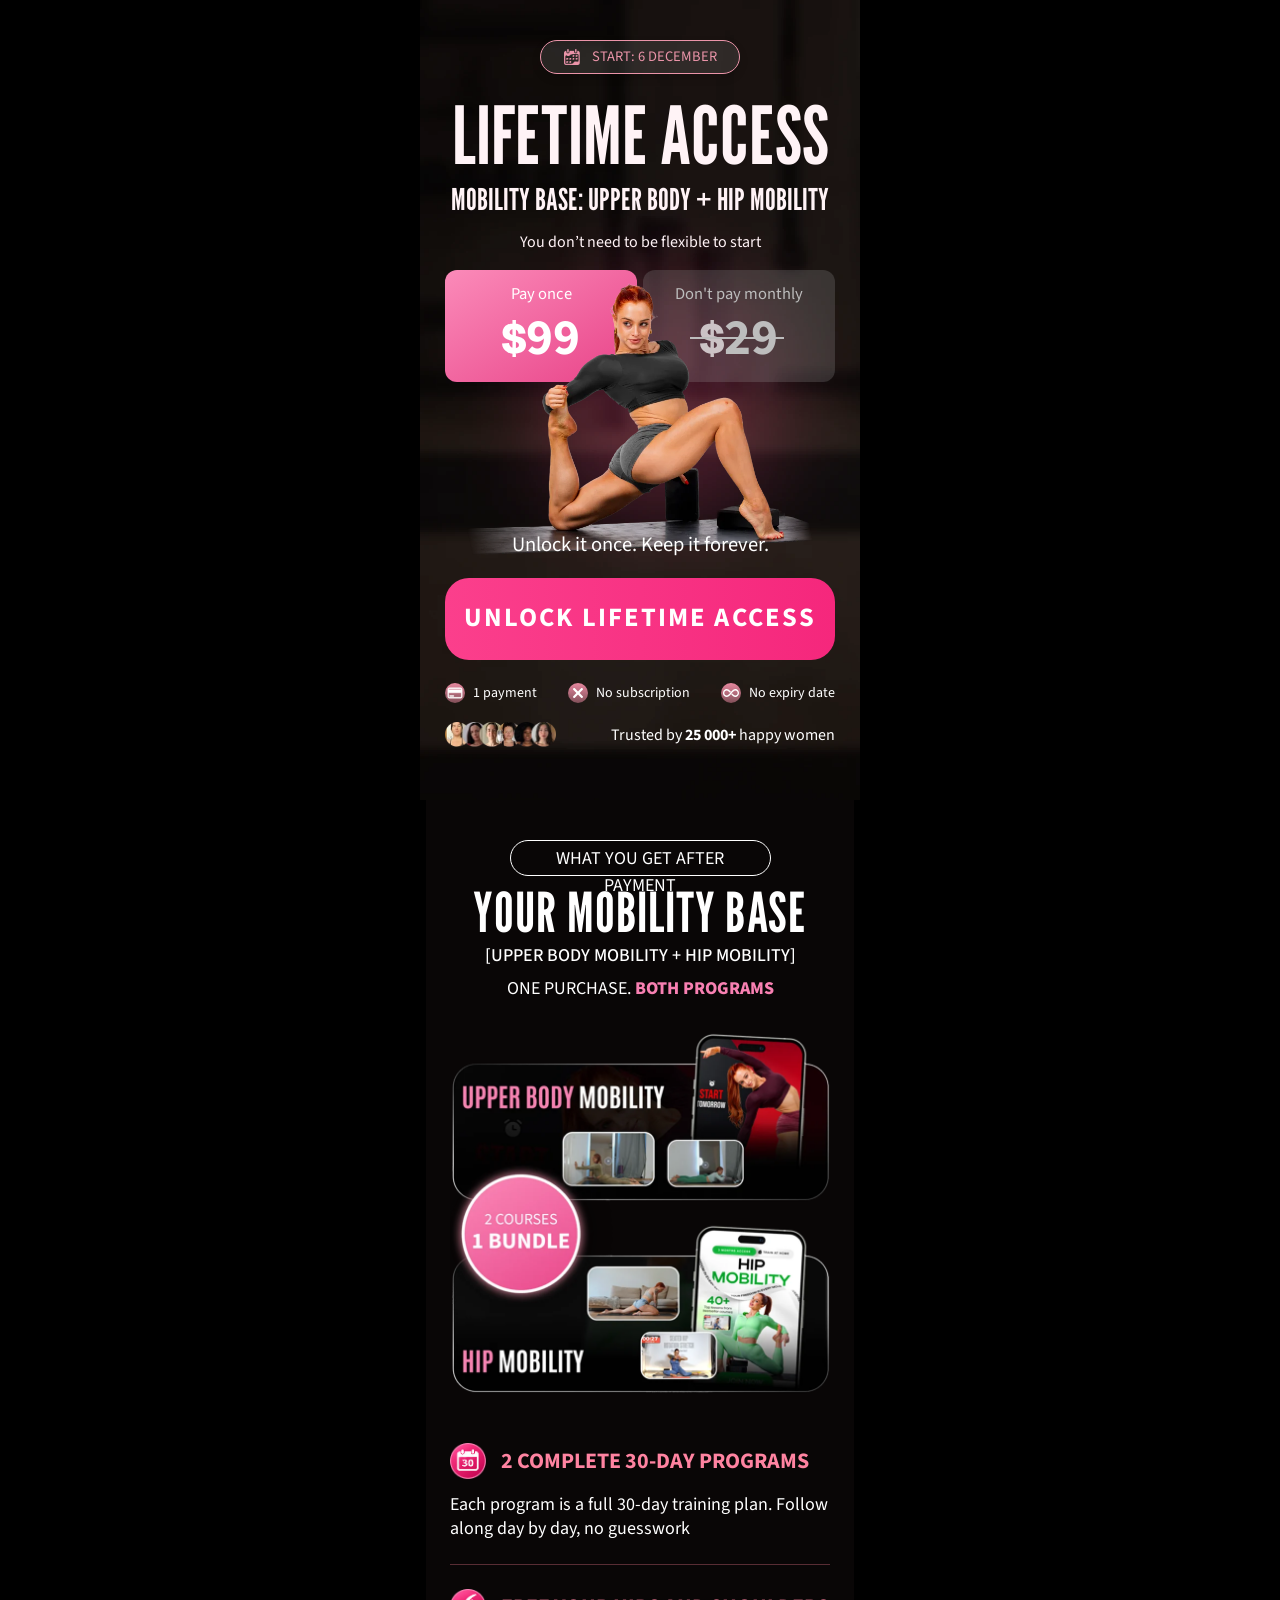
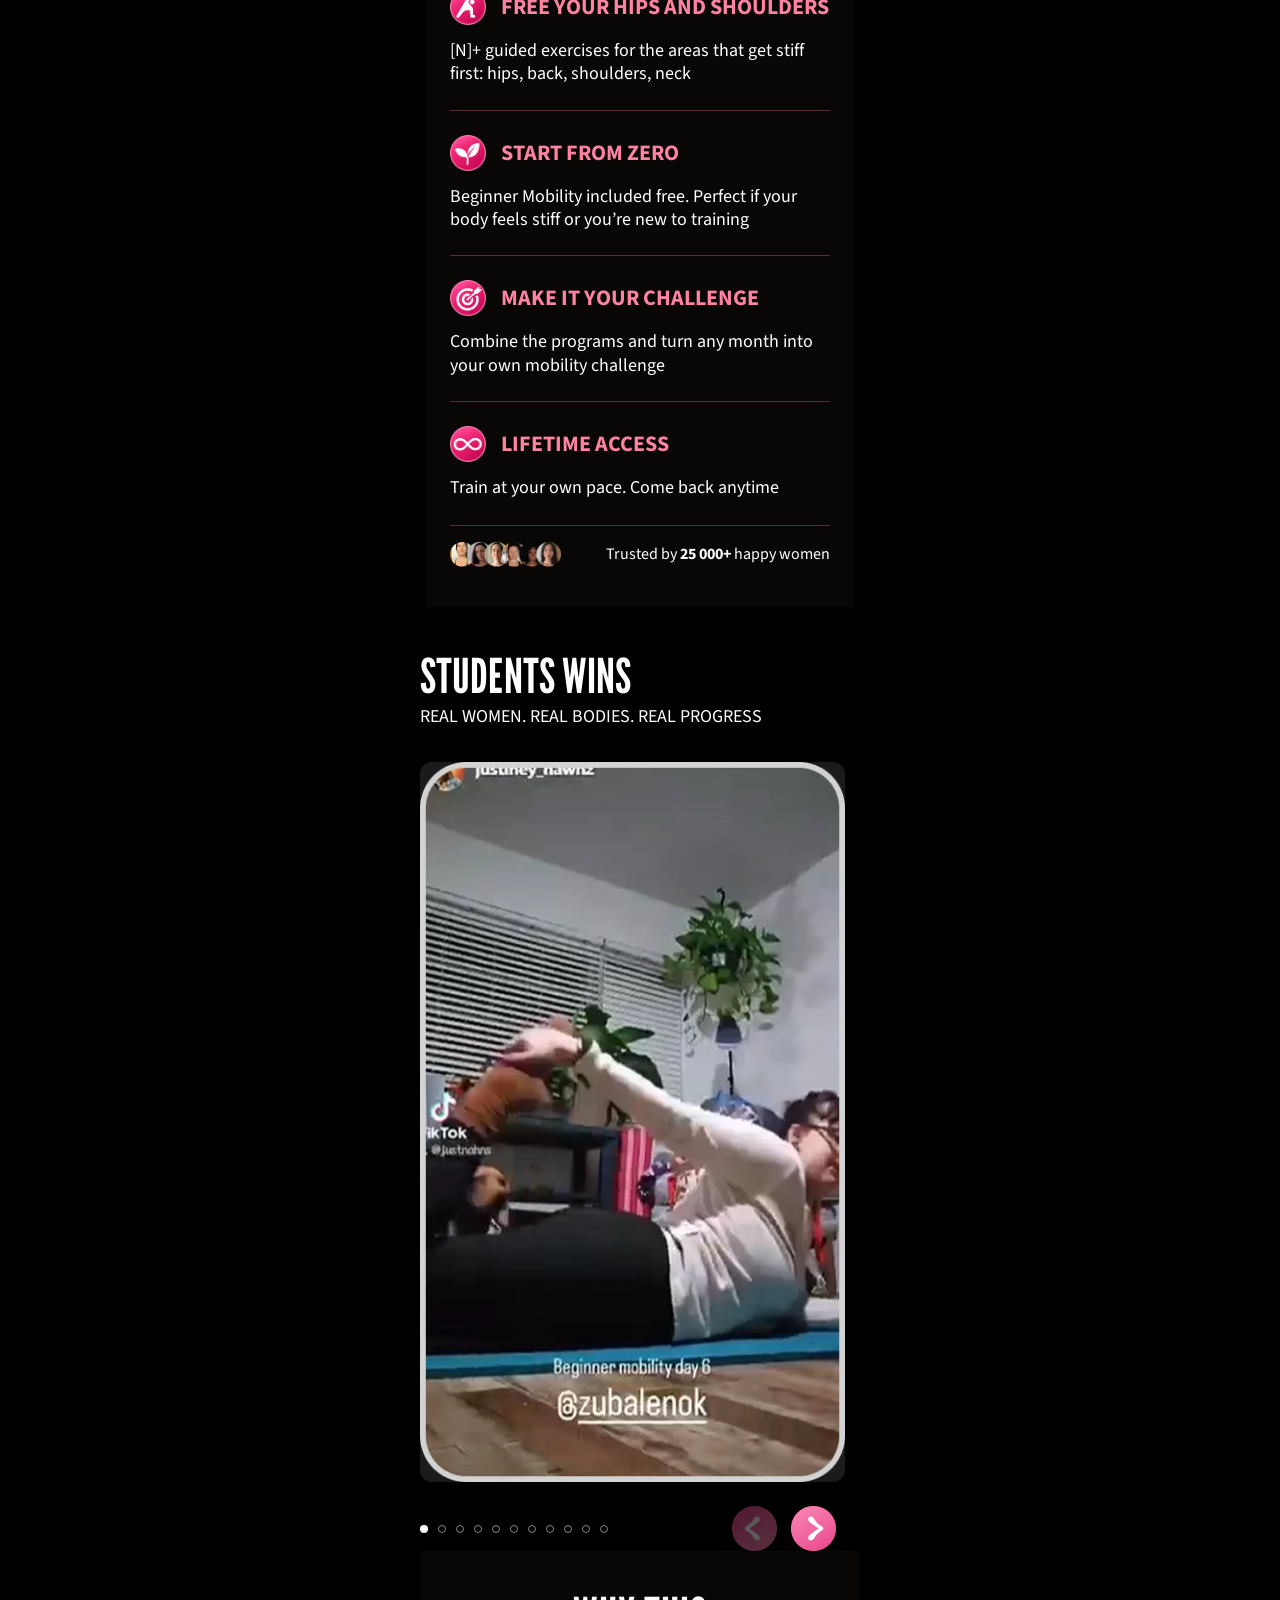
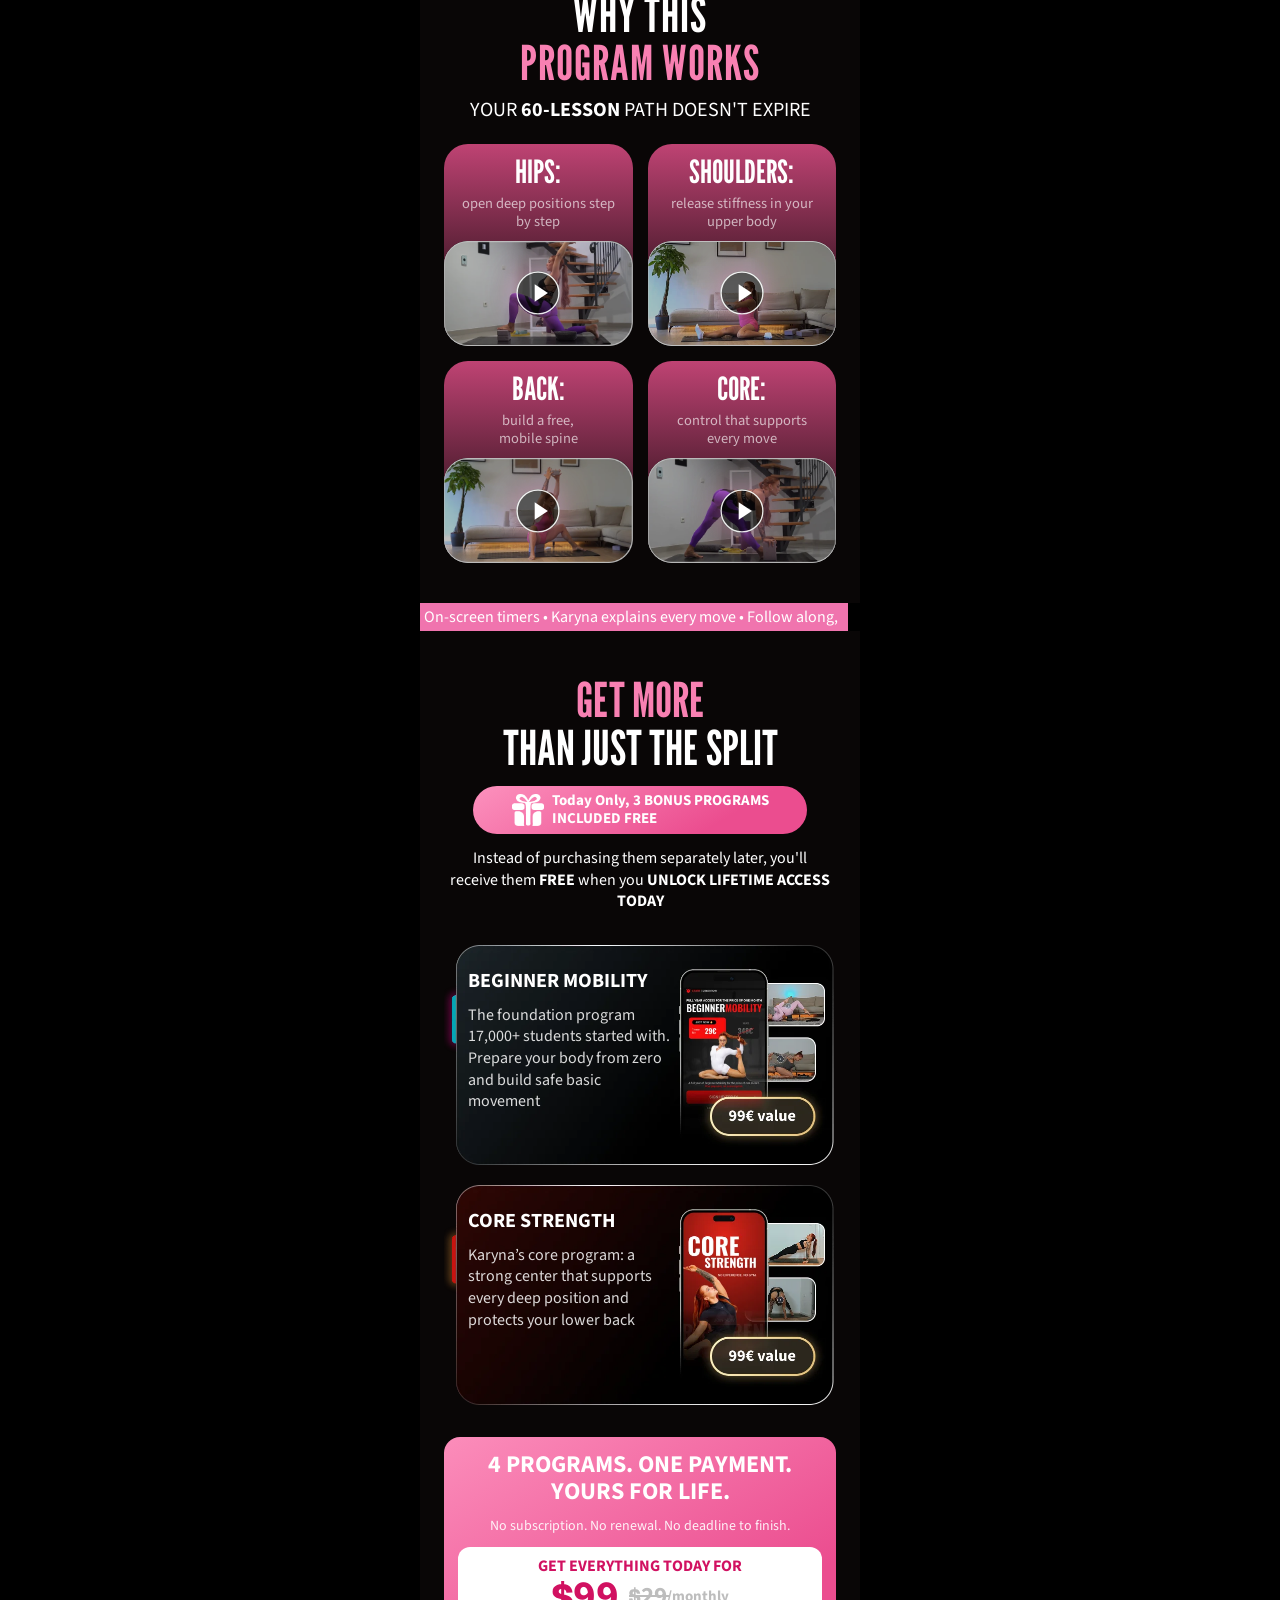
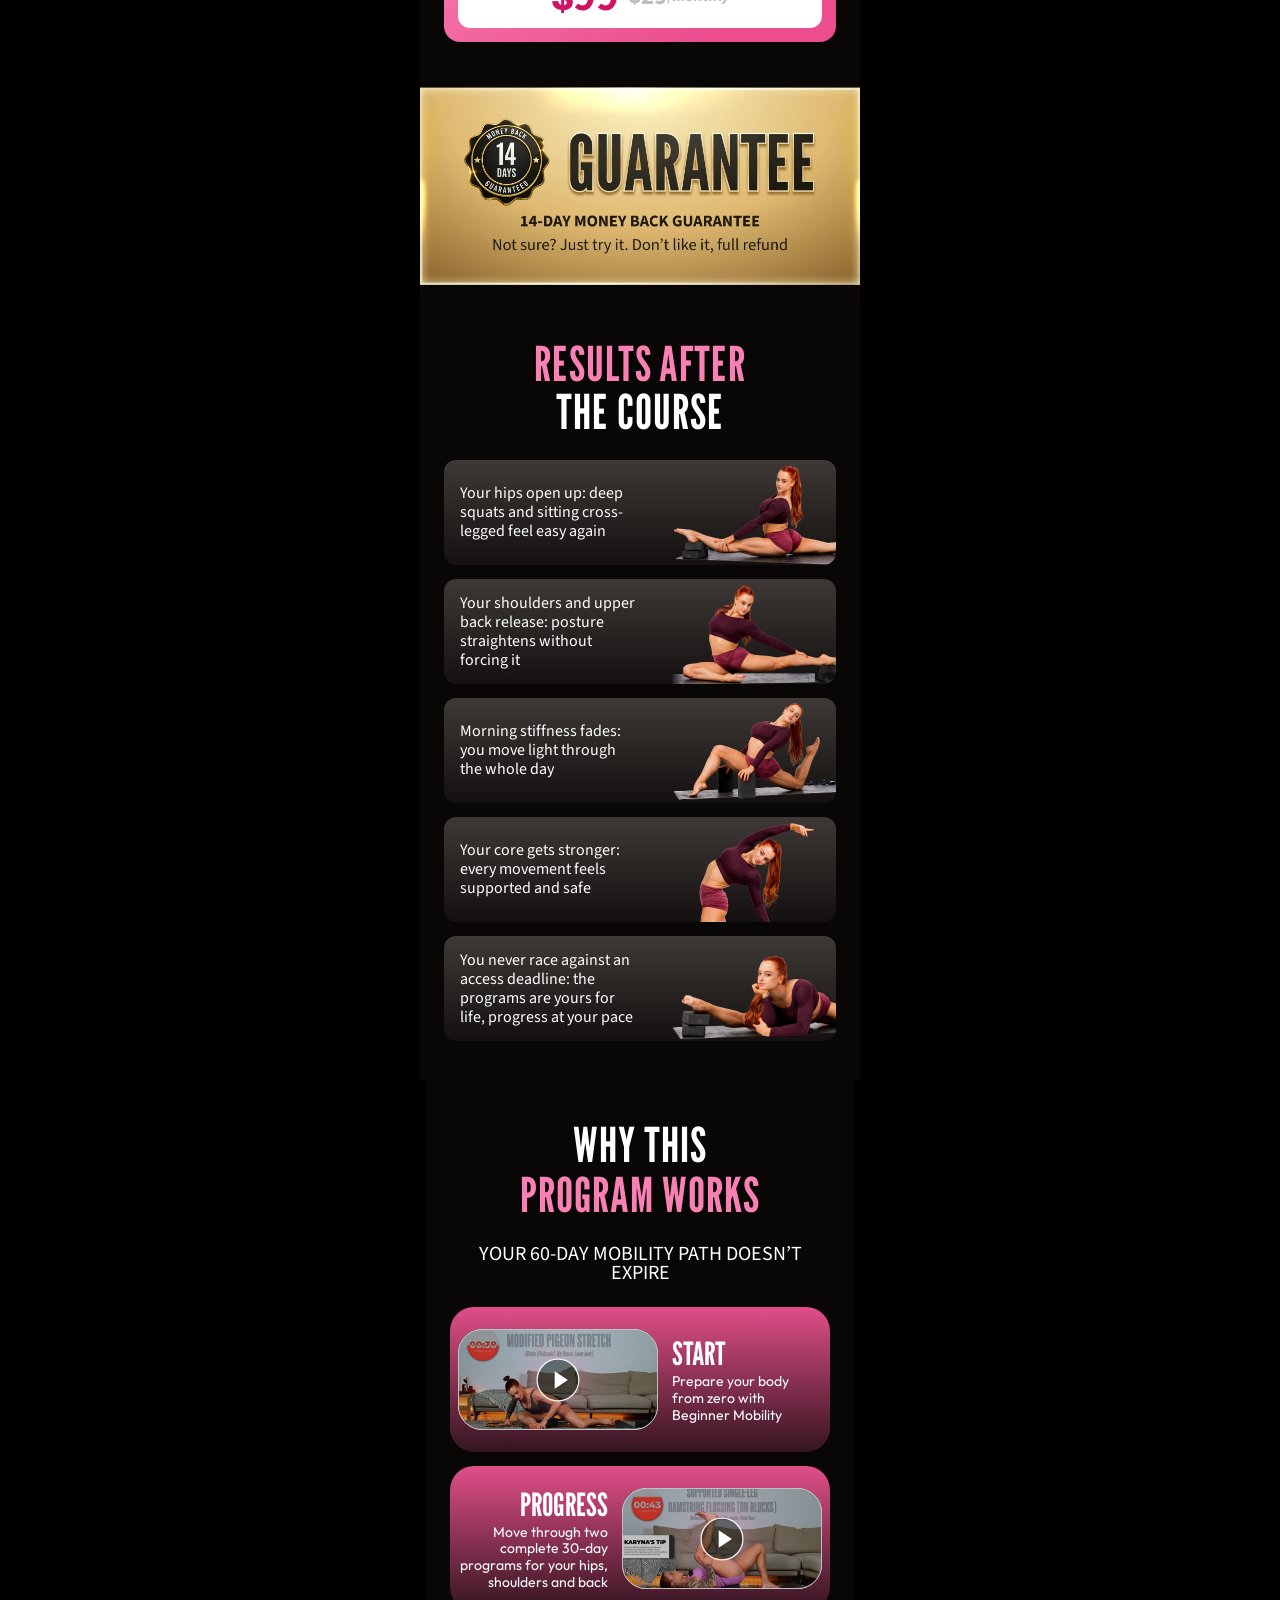
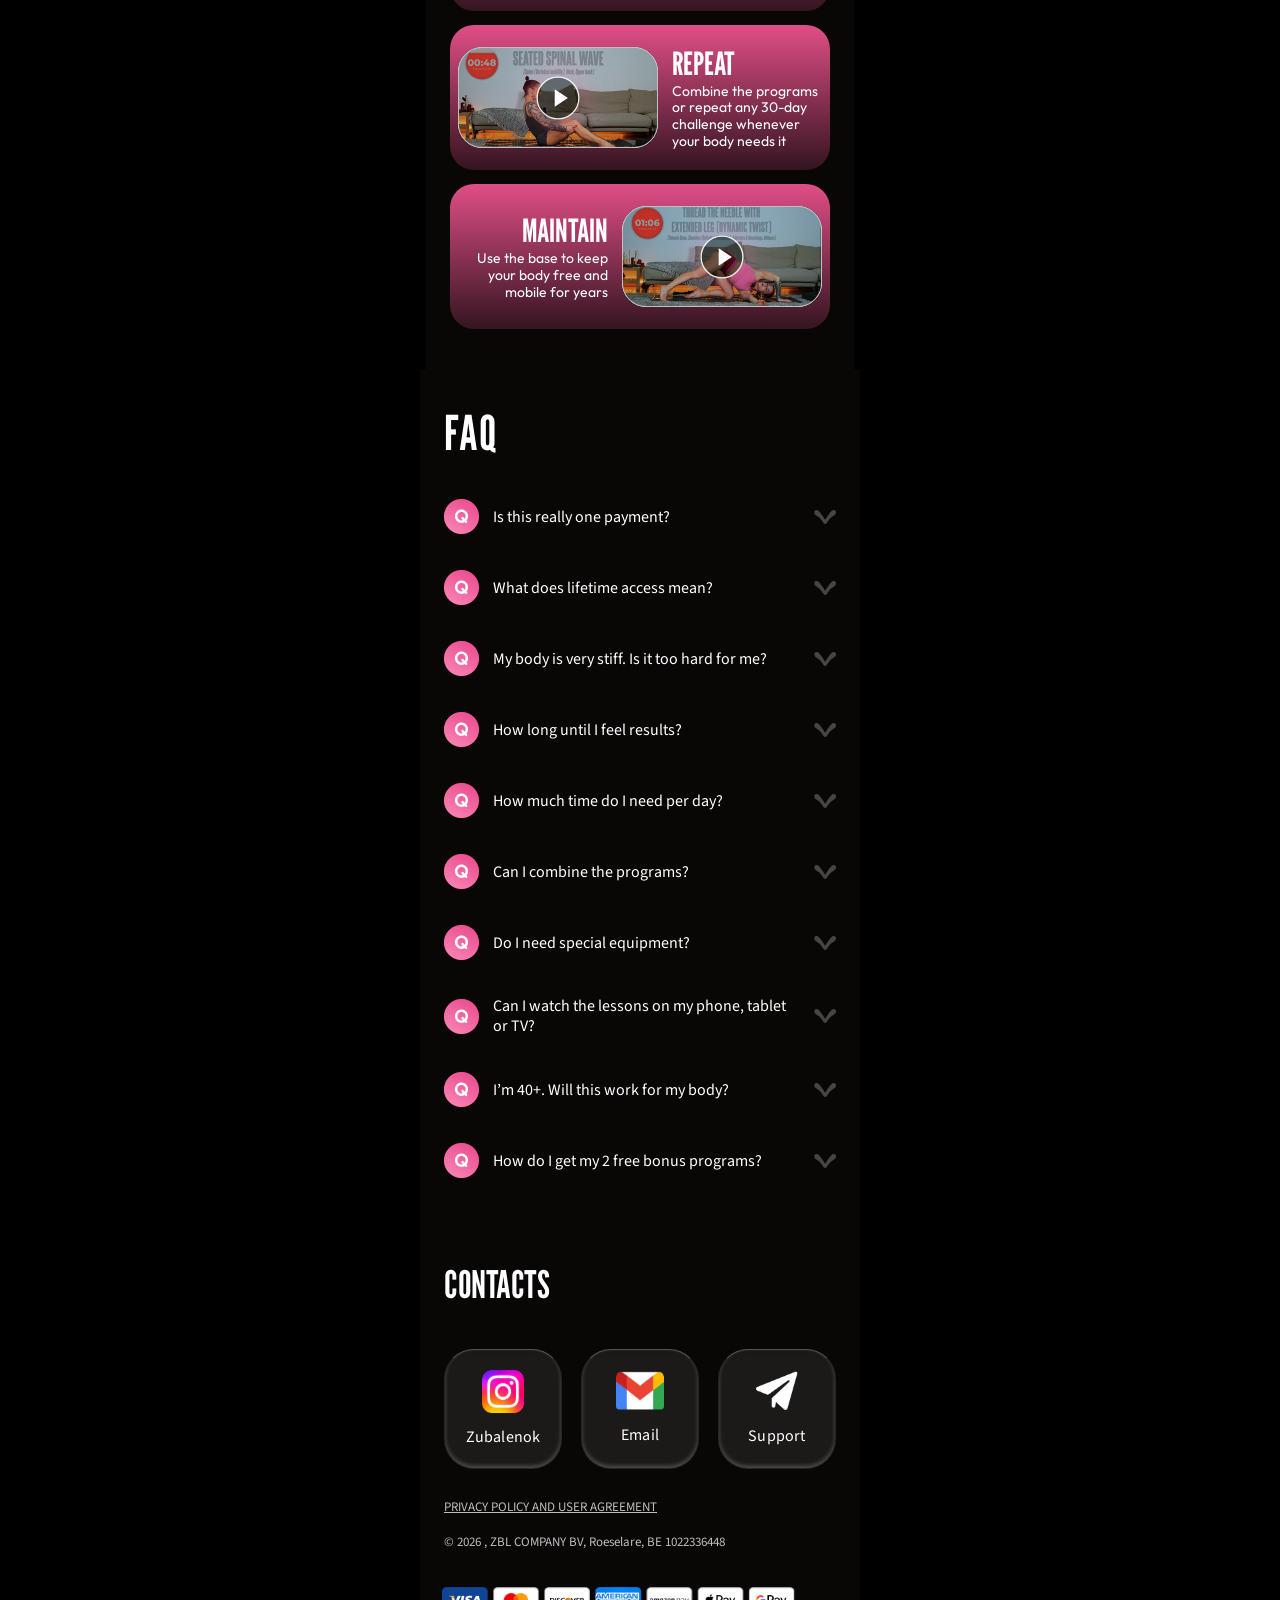
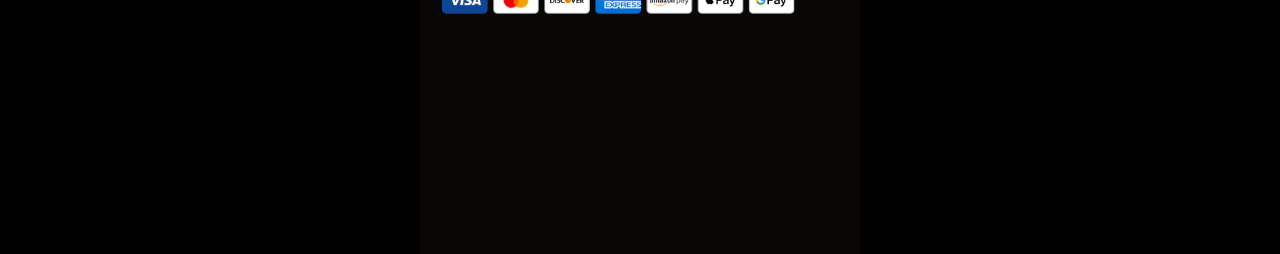
<file: index.html>
<!DOCTYPE html>
<html lang="en">
<head>
<!-- Google tag (gtag.js) -->
<script async src="https://www.googletagmanager.com/gtag/js?id=G-8XFSFY56J8"></script>
<script>
  window.dataLayer = window.dataLayer || [];
  function gtag(){dataLayer.push(arguments);}
  gtag('js', new Date());
  gtag('config', 'G-8XFSFY56J8');
</script>
    <meta charset="UTF-8">
    <meta name="viewport" content="width=device-width, initial-scale=1.0">
    <link rel="icon" type="image/png" href="./images/favicon.png">
    <link rel="preconnect" href="https://itden-cdn.b-cdn.net" crossorigin>
    <link rel="preconnect" href="https://fonts.googleapis.com">
    <link rel="preconnect" href="https://fonts.gstatic.com" crossorigin>
    <link href="https://fonts.googleapis.com/css2?family=Aclonica&family=Kalam&family=League+Gothic&family=Outfit:wght@600;700&family=Righteous&family=Source+Sans+3:ital,wght@0,400;0,500;0,600;0,700;0,800;1,400;1,500;1,600;1,700&display=swap" rel="stylesheet">
    
    <link rel="stylesheet" href="./css/fonts.css">
    <link rel="stylesheet" href="./css/nullStyle.css">
    <link rel="stylesheet" href="./css/main-3.css?v=6">
    <link rel="stylesheet" href="https://cdn.jsdelivr.net/npm/swiper@11/swiper-bundle.min.css" />
    <title>LIFETIME ACCESS</title>
    
    <meta name="facebook-domain-verification" content="p7zouo59z8jqiuui834zld0821gn4q" />
    
<!-- Meta Pixel Code -->
<script>
!function(f,b,e,v,n,t,s)
{if(f.fbq)return;n=f.fbq=function(){n.callMethod?
n.callMethod.apply(n,arguments):n.queue.push(arguments)};
if(!f._fbq)f._fbq=n;n.push=n;n.loaded=!0;n.version='2.0';
n.queue=[];t=b.createElement(e);t.async=!0;
t.src=v;s=b.getElementsByTagName(e)[0];
s.parentNode.insertBefore(t,s)}(window, document,'script',
'https://connect.facebook.net/en_US/fbevents.js');

// 1. Ініціалізуємо ПЕРШИЙ піксель
fbq('init', '1560162895847242'); 

// 2. Ініціалізуємо ДРУГИЙ піксель
fbq('init', '1995714811251978');

// 3. Відправляємо події (вони автоматично полетять в ОБИДВА пікселі)
fbq('track', 'PageView');
</script>

<noscript>
  <!-- Заглушка для першого пікселя -->
  <img height="1" width="1" style="display:none"
  src="https://www.facebook.com/tr?id=1560162895847242&ev=PageView&noscript=1" />
  
  <!-- Заглушка для другого пікселя -->
  <img height="1" width="1" style="display:none"
  src="https://www.facebook.com/tr?id=1995714811251978&ev=PageView&noscript=1" />
</noscript>
<!-- End Meta Pixel Code -->

<script type="text/javascript">
    (function(c,l,a,r,i,t,y){
        c[a]=c[a]||function(){(c[a].q=c[a].q||[]).push(arguments)};
        t=l.createElement(r);t.async=1;t.src="https://www.clarity.ms/tag/"+i;
        y=l.getElementsByTagName(r)[0];y.parentNode.insertBefore(t,y);
    })(window, document, "clarity", "script", "vib0hd7ge9");
</script>

<script id="usercentrics-cmp" src="https://web.cmp.usercentrics.eu/ui/loader.js" data-draft="true" data-settings-id="c_ERLbSdcYu7gG" async></script>
<meta name="viewport" content="width=device-width, initial-scale=1, viewport-fit=cover" />

<script>
(function () {
    function updateTomorrowDate() {
        var el = document.getElementById('tomorrow');
        if (!el) return;
        var tomorrow = new Date();
        tomorrow.setDate(tomorrow.getDate() + 1);
        var day = tomorrow.getDate();
        var months = ['JANUARY','FEBRUARY','MARCH','APRIL','MAY','JUNE','JULY','AUGUST','SEPTEMBER','OCTOBER','NOVEMBER','DECEMBER'];
        el.textContent = day + ' ' + months[tomorrow.getMonth()];
    }
    if (document.readyState === 'loading') {
        document.addEventListener('DOMContentLoaded', updateTomorrowDate);
    } else {
        updateTomorrowDate();
    }
})();
</script>

<style>
  
</style>

</head>
<body>
<div class="wrapper">

  <!-- ════════════════════════════════════ S1 ═══════════════════════════════ -->
  <div class="s1">
    <div class="s1-date-badge">
      <div class="s1-img-block-calendar">
        <img src="./images/img20.webp" alt="Calendar Icon">
      </div>
      <div class="s1-date-text">START: <span id="tomorrow"></span></div>
    </div>

    <div class="s1-title-main">LIFETIME ACCESS</div>
    <div class="s1-title-sub">MOBILITY BASE: Upper Body + Hip Mobility</div>

    <p class="s1-title-sub-2">You don’t need to be flexible to start</p>

    <div class="s1-bottom-group">
      <button data-href="https://zubalenok.online/shop/item/13399" class="s1-pricing-row check-click">
        <div class="s1-price-box s1-price-red">
          <div class="s1-price-label s1-price-label-red"><span>Pay once</span></div>
          <div class="s1-price-val-red">
            <svg width="24" height="37" viewBox="0 0 24 37" fill="none" xmlns="http://www.w3.org/2000/svg">
  <path d="M10.4509 37V0H13.9208V37H10.4509ZM12.5577 33.6742C9.99656 33.6742 7.79346 33.2584 5.94836 32.427C4.13081 31.5678 2.71256 30.376 1.69363 28.8517C0.702238 27.2996 0.137694 25.4843 0 23.4056L7.02238 23.0315C7.18761 24.0846 7.49053 24.9854 7.93115 25.7337C8.37177 26.4543 8.97762 27.0086 9.74871 27.3966C10.5198 27.7569 11.4836 27.9371 12.6403 27.9371C13.5491 27.9371 14.3201 27.8401 14.9535 27.6461C15.5869 27.4243 16.0688 27.0918 16.3993 26.6483C16.7573 26.2049 16.9363 25.6644 16.9363 25.027C16.9363 24.4172 16.7849 23.8906 16.4819 23.4472C16.2065 22.976 15.6558 22.5603 14.8296 22.2C14.0034 21.8397 12.778 21.4933 11.1532 21.1607C8.61962 20.5787 6.56799 19.9412 4.99828 19.2483C3.45611 18.5277 2.32702 17.6131 1.61102 16.5045C0.895009 15.3959 0.537005 13.9963 0.537005 12.3056C0.537005 10.5318 0.977625 8.97977 1.85886 7.64944C2.7401 6.3191 4.02065 5.29363 5.70052 4.57303C7.38038 3.82472 9.39071 3.45056 11.7315 3.45056C14.1824 3.45056 16.2478 3.88015 17.9277 4.73932C19.6351 5.57079 20.957 6.73483 21.8933 8.23146C22.8296 9.72809 23.3941 11.4603 23.5869 13.4281L16.6059 13.7191C16.5232 12.7768 16.2754 11.9592 15.8623 11.2663C15.4492 10.5734 14.8847 10.0468 14.1687 9.68652C13.4802 9.2985 12.6403 9.10449 11.6489 9.10449C10.3821 9.10449 9.39071 9.38165 8.6747 9.93595C7.98623 10.4903 7.642 11.197 7.642 12.0562C7.642 12.7213 7.79346 13.2757 8.09639 13.7191C8.42685 14.1625 8.99139 14.5367 9.79002 14.8416C10.5886 15.1464 11.6764 15.4375 13.0534 15.7146C15.8072 16.2412 17.9828 16.9202 19.58 17.7517C21.1773 18.5831 22.3064 19.5809 22.9673 20.7449C23.6558 21.8813 24 23.1978 24 24.6944C24 26.5236 23.5318 28.1172 22.5955 29.4753C21.6867 30.8056 20.3787 31.8449 18.6713 32.5933C16.9639 33.3139 14.926 33.6742 12.5577 33.6742Z" fill="white" />
</svg>99
          </div>
        </div>
        <div class="s1-price-box s1-price-gray">
          <div class="s1-price-label s1-price-label-gray"><span>Don't pay monthly</span></div>
          <div class="s1-price-val-gray">
           
            <svg style="opacity: 0.7;" width="24" height="37" viewBox="0 0 24 37" fill="none" xmlns="http://www.w3.org/2000/svg">
  <path d="M10.4509 37V0H13.9208V37H10.4509ZM12.5577 33.6742C9.99656 33.6742 7.79346 33.2584 5.94836 32.427C4.13081 31.5678 2.71256 30.376 1.69363 28.8517C0.702238 27.2996 0.137694 25.4843 0 23.4056L7.02238 23.0315C7.18761 24.0846 7.49053 24.9854 7.93115 25.7337C8.37177 26.4543 8.97762 27.0086 9.74871 27.3966C10.5198 27.7569 11.4836 27.9371 12.6403 27.9371C13.5491 27.9371 14.3201 27.8401 14.9535 27.6461C15.5869 27.4243 16.0688 27.0918 16.3993 26.6483C16.7573 26.2049 16.9363 25.6644 16.9363 25.027C16.9363 24.4172 16.7849 23.8906 16.4819 23.4472C16.2065 22.976 15.6558 22.5603 14.8296 22.2C14.0034 21.8397 12.778 21.4933 11.1532 21.1607C8.61962 20.5787 6.56799 19.9412 4.99828 19.2483C3.45611 18.5277 2.32702 17.6131 1.61102 16.5045C0.895009 15.3959 0.537005 13.9963 0.537005 12.3056C0.537005 10.5318 0.977625 8.97977 1.85886 7.64944C2.7401 6.3191 4.02065 5.29363 5.70052 4.57303C7.38038 3.82472 9.39071 3.45056 11.7315 3.45056C14.1824 3.45056 16.2478 3.88015 17.9277 4.73932C19.6351 5.57079 20.957 6.73483 21.8933 8.23146C22.8296 9.72809 23.3941 11.4603 23.5869 13.4281L16.6059 13.7191C16.5232 12.7768 16.2754 11.9592 15.8623 11.2663C15.4492 10.5734 14.8847 10.0468 14.1687 9.68652C13.4802 9.2985 12.6403 9.10449 11.6489 9.10449C10.3821 9.10449 9.39071 9.38165 8.6747 9.93595C7.98623 10.4903 7.642 11.197 7.642 12.0562C7.642 12.7213 7.79346 13.2757 8.09639 13.7191C8.42685 14.1625 8.99139 14.5367 9.79002 14.8416C10.5886 15.1464 11.6764 15.4375 13.0534 15.7146C15.8072 16.2412 17.9828 16.9202 19.58 17.7517C21.1773 18.5831 22.3064 19.5809 22.9673 20.7449C23.6558 21.8813 24 23.1978 24 24.6944C24 26.5236 23.5318 28.1172 22.5955 29.4753C21.6867 30.8056 20.3787 31.8449 18.6713 32.5933C16.9639 33.3139 14.926 33.6742 12.5577 33.6742Z" fill="white" />
</svg>29
          </div>
        </div>
      </button>

      <img src="./images/imgm16.webp" class="n-karina" alt="">

      <div class="s1-desc-text">
        <span class="s1-bold-white">Unlock it once. Keep it forever.</span>
      </div>

      <button data-href="https://zubalenok.online/shop/item/13399" class="s1-cta-wrapper check-click">
        <div class="s1-cta-btn">UNLOCK LIFETIME ACCESS</div>
      </button>

      <!-- ДОД. З ДИЗАЙНУ: три бейджі довіри під CTA -->
      <div class="s1-trust-badges">
        <div class="s1-trust-badge">
          <div class="s1-trust-icon">
            <svg width="20" height="20" viewBox="0 0 20 20" fill="none" xmlns="http://www.w3.org/2000/svg">
  <rect width="20" height="20" rx="10" fill="url(#paint0_linear_533_546)" />
  <path d="M15.5898 4.7998C16.4796 4.7998 17.1904 5.54694 17.1904 6.45117V7.20117L17.2002 7.27539V9.32129C17.2002 9.34349 17.1937 9.36432 17.1904 9.38184V13.5488C17.1904 14.4531 16.4796 15.2002 15.5898 15.2002H4.40039C3.51076 15.2 2.7998 14.453 2.7998 13.5488V6.45117C2.7998 5.54704 3.51076 4.79997 4.40039 4.7998H15.5898ZM3.66699 13.5469C3.66711 13.9774 4.00173 14.3143 4.40039 14.3145H15.5898C15.9886 14.3145 16.3241 13.9775 16.3242 13.5469V9.76367H3.66699V13.5469ZM8.54883 12.5205C8.79523 12.5205 8.98435 12.7238 8.98438 12.9619C8.98438 13.1987 8.79623 13.4033 8.55078 13.4033H4.90039C4.65494 13.4033 4.4668 13.1987 4.4668 12.9619C4.46682 12.7252 4.65496 12.5205 4.90039 12.5205H8.54883ZM4.40039 5.68359C4.00367 5.68377 3.66699 6.02089 3.66699 6.45117V6.83594H16.3242V6.45117C16.3242 6.02045 15.9887 5.68359 15.5898 5.68359H4.40039Z" fill="white" stroke="white" stroke-width="0.4" />
  <defs>
    <linearGradient id="paint0_linear_533_546" x1="10" y1="0" x2="10" y2="20" gradientUnits="userSpaceOnUse">
      <stop stop-color="#E6889F" />
      <stop offset="1" stop-color="#E6889F" stop-opacity="0.5" />
    </linearGradient>
  </defs>
</svg>
          </div>
          <span class="s1-trust-label">1 payment</span>
        </div>
        <div class="s1-trust-badge">
          <div class="s1-trust-icon">
           <svg width="20" height="20" viewBox="0 0 20 20" fill="none" xmlns="http://www.w3.org/2000/svg">
  <rect width="20" height="20" rx="10" fill="url(#paint0_linear_533_550)" />
  <path d="M14.7298 13.1341L11.5936 9.9997L14.7274 6.86348C15.0888 6.50327 15.0888 5.92394 14.7286 5.56253L14.4375 5.27076C14.2664 5.09546 14.0322 5 13.7861 5C13.7849 5 13.7849 5 13.7849 5C13.5387 5 13.3076 5.09666 13.1347 5.27016L9.99969 8.40758L6.86348 5.27376C6.50387 4.91355 5.92514 4.91175 5.56373 5.27196L5.27196 5.56072C5.09606 5.73302 5 5.96716 5 6.2127C5 6.45945 5.09666 6.69178 5.27016 6.86468L8.40757 9.9997L5.27316 13.1359C4.91175 13.4961 4.91175 14.0755 5.27196 14.4381L5.56313 14.7292C5.73543 14.9045 5.96896 15 6.2151 15C6.46005 15 6.69418 14.9021 6.86648 14.7298L10.0009 11.593L13.1359 14.7262C13.3136 14.9057 13.5501 14.9964 13.7873 14.9964C14.022 14.9964 14.2574 14.9069 14.4369 14.728L14.728 14.4375C14.9045 14.2664 15 14.0322 15 13.7861C15.0012 13.54 14.9045 13.3076 14.731 13.1341H14.7298Z" fill="white" />
  <defs>
    <linearGradient id="paint0_linear_533_550" x1="10" y1="0" x2="10" y2="20" gradientUnits="userSpaceOnUse">
      <stop stop-color="#E6889F" />
      <stop offset="1" stop-color="#E6889F" stop-opacity="0.5" />
    </linearGradient>
  </defs>
</svg>
          </div>
          <span class="s1-trust-label">No subscription</span>
        </div>
        <div class="s1-trust-badge">
          <div class="s1-trust-icon">
            <svg width="20" height="20" viewBox="0 0 20 20" fill="none" xmlns="http://www.w3.org/2000/svg">
  <rect width="20" height="20" rx="10" fill="url(#paint0_linear_533_554)" />
  <path d="M14.3936 6.00332C12.8735 6.00332 11.4518 7.23302 10.6003 8.15052C10.3863 8.3812 10.2082 8.59193 10.0746 8.75843C10.0363 8.80699 9.99884 8.85382 9.96682 8.89631C9.86292 9.02986 9.78715 9.13392 9.74653 9.18943L9.17238 10.002L9.12864 10.0662L9.12473 10.0705L8.99507 10.2344C8.56075 10.7781 7.03518 12.5586 5.60173 12.5586C4.33003 12.5586 3.29425 11.4087 3.29425 9.99687C3.29425 8.58508 4.33005 7.43694 5.60173 7.43694C7.03981 7.43694 8.56312 9.21557 8.99507 9.75932L9.03881 9.81222L9.58483 9.03954C9.63092 8.97277 9.73091 8.84182 9.86058 8.67792C9.66451 8.43858 9.38876 8.12551 9.05835 7.79858C8.19674 6.94873 6.93824 6 5.60102 6C4.73318 6 3.93563 6.34428 3.31154 6.9149C2.51165 7.64769 2 8.75771 2 9.99875C2 11.2398 2.51009 12.3471 3.31154 13.0826C3.93333 13.6532 4.73166 13.9975 5.60102 13.9975C7.46249 13.9975 9.17473 12.1616 9.87223 11.3048C9.88786 11.2849 9.9066 11.2623 9.92223 11.245C9.95035 11.212 9.97222 11.1825 9.99643 11.1513C10.1347 10.9762 10.2245 10.8495 10.2503 10.814L10.8205 10.0084H10.8229L10.8752 9.93031L11.0049 9.76815C11.4392 9.22182 12.9648 7.44399 14.3982 7.44399C15.6723 7.44399 16.7057 8.59217 16.7057 10.0039C16.7057 11.4157 15.6715 12.5656 14.3982 12.5656C12.9601 12.5656 11.4368 10.7853 11.0049 10.2415L10.9611 10.1886L10.4151 10.9612C10.3933 10.9925 10.3253 11.0853 10.2253 11.2162C10.1995 11.2491 10.173 11.2847 10.1433 11.3229C10.8494 12.1866 12.5532 14 14.4005 14C16.3862 14 18 12.2066 18 10.0039C18 7.80124 16.3846 6.00787 14.4005 6.00787L14.3936 6.00332Z" fill="white" />
  <defs>
    <linearGradient id="paint0_linear_533_554" x1="10" y1="0" x2="10" y2="20" gradientUnits="userSpaceOnUse">
      <stop stop-color="#E6889F" />
      <stop offset="1" stop-color="#E6889F" stop-opacity="0.5" />
    </linearGradient>
  </defs>
</svg>
          </div>
          <span class="s1-trust-label">No expiry date</span>
        </div>
      </div>

      <div class="s1-features-row">
       <div class="s13__trust">
      <img class="s13__trust-avatars" src="./images/new-2/img2.webp" alt="Happy customers avatars">
      <div class="s13__trust-text">
        <span class="s13__trust-reg">Trusted by </span>
        <span class="s13__trust-bold">25 000+</span>
        <span class="s13__trust-reg"> happy women</span>
      </div>
    </div>
      </div>
    </div>
  </div>


  <!-- ════════════════════════════════════ S13 ══════════════════════════════ -->
  <div class="s13">
    <div class="s13__header">
      <div class="s13__badge">What you get after payment</div>
      <div class="s13__title-box">
        <h2 class="s13__title">
          <span class="s13__title-white">YOUR MOBILITY BASE </span>
        </h2>
        <div class="s13__subtitle">[Upper Body Mobility + Hip Mobility]</div>
        <div class="s13__highlight">
          <span class="s13__hl-white">ONE PURCHASE. </span>
          <span class="s13__hl-red">BOTH PROGRAMS</span>
        </div>
      </div>
    </div>

    <div class="s13__mockup">
      <img class="s13__mockup-img" src="./images/imgm14.webp" alt="Split Bundle Offer" />
    </div>

    <div class="s13__benefits">
      <div class="s13__benefit">
        <div class="s13__benefit-text">
          <div class="s13__benefit-title"><img class="s13__benefit-icon" src="./images/ico3.png" alt="Courses Icon" /> 2 COMPLETE 30-DAY PROGRAMS</div>
          <div class="s13__benefit-desc">Each program is a full 30-day training plan. Follow along day by day, no guesswork</div>
        </div>
      </div>
      <div class="s13__benefit">
        <div class="s13__benefit-text">
          <div class="s13__benefit-title"><img class="s13__benefit-icon" src="./images/ico2.png" alt="Start From Zero Icon" /> FREE YOUR HIPS AND SHOULDERS</div>
          <div class="s13__benefit-desc">[N]+ guided exercises for the areas that get stiff first: hips, back, shoulders, neck</div>
        </div>
      </div>
      <div class="s13__benefit">
        <div class="s13__benefit-text">
          <div class="s13__benefit-title"><img class="s13__benefit-icon" src="./images/ico5.png" alt="Exercises Icon" /> START FROM ZERO</div>
          <div class="s13__benefit-desc">Beginner Mobility included free. Perfect if your body feels stiff or you’re new to training</div>
        </div>
      </div>
      <div class="s13__benefit">
        <div class="s13__benefit-text">
          <div class="s13__benefit-title"><img class="s13__benefit-icon" src="./images/ico4.png" alt="Lifetime Access Icon" /> MAKE IT YOUR CHALLENGE</div>
          <div class="s13__benefit-desc">Combine the programs and turn any month into your own mobility challenge</div>
        </div>
      </div>
      <div class="s13__benefit s13__benefit--last">
        <div class="s13__benefit-text">
          <div class="s13__benefit-title"><img class="s13__benefit-icon" src="./images/ico1.png" alt="Lifetime Access Icon" /> LIFETIME ACCESS</div>
          <div class="s13__benefit-desc">Train at your own pace. Come back anytime</div>
        </div>
      </div>
    </div>

    <div class="s13__trust">
      <img class="s13__trust-avatars" src="./images/new-2/img2.webp" alt="Happy customers avatars" />
      <div class="s13__trust-text">
        <span class="s13__trust-reg">Trusted by </span>
        <span class="s13__trust-bold">25 000+</span>
        <span class="s13__trust-reg"> happy women</span>
      </div>
    </div>
  </div>


  <!-- ════════════════════════════════════ S6 ═══════════════════════════════ -->
  <div class="s6">
    <div class="s6-header">
      <h2 class="s6-title">Students Wins</h2>
      <p class="s6-title-2">Real women. Real bodies. Real progress</p>
    </div>


    <div class="swiper s6-swiper">
   <div class="swiper-wrapper">

    <div class="swiper-slide s6-slide"><img loading="lazy" src="./images/galerry/1.webp" alt="Review 1" class="s6-img"></div>
    <div class="swiper-slide s6-slide"><img loading="lazy" src="./images/galerry/2.webp" alt="Review 2" class="s6-img"></div>
    <div class="swiper-slide s6-slide"><img loading="lazy" src="./images/galerry/3.webp" alt="Review 3" class="s6-img"></div>
    <div class="swiper-slide s6-slide"><img loading="lazy" src="./images/galerry/4.webp" alt="Review 4" class="s6-img"></div>
    <div class="swiper-slide s6-slide"><img loading="lazy" src="./images/galerry/5.webp" alt="Review 5" class="s6-img"></div>
    <div class="swiper-slide s6-slide"><img loading="lazy" src="./images/galerry/6.webp" alt="Review 6" class="s6-img"></div>
    <div class="swiper-slide s6-slide"><img loading="lazy" src="./images/galerry/7.webp" alt="Review 7" class="s6-img"></div>
    <div class="swiper-slide s6-slide"><img loading="lazy" src="./images/galerry/8.webp" alt="Review 8" class="s6-img"></div>
    <div class="swiper-slide s6-slide"><img loading="lazy" src="./images/galerry/9.webp" alt="Review 9" class="s6-img"></div>
    <div class="swiper-slide s6-slide"><img loading="lazy" src="./images/galerry/10.webp" alt="Review 10" class="s6-img"></div>
    <div class="swiper-slide s6-slide"><img loading="lazy" src="./images/galerry/11.webp" alt="Review 11" class="s6-img"></div>
    <div class="swiper-slide s6-slide"><img loading="lazy" src="./images/galerry/12.webp" alt="Review 12" class="s6-img"></div>
    <div class="swiper-slide s6-slide"><img loading="lazy" src="./images/galerry/13.webp" alt="Review 13" class="s6-img"></div>
    <div class="swiper-slide s6-slide"><img loading="lazy" src="./images/galerry/14.webp" alt="Review 14" class="s6-img"></div>
    <div class="swiper-slide s6-slide"><img loading="lazy" src="./images/galerry/15.webp" alt="Review 15" class="s6-img"></div>
    <div class="swiper-slide s6-slide"><img loading="lazy" src="./images/galerry/16.webp" alt="Review 16" class="s6-img"></div>
    <div class="swiper-slide s6-slide"><img loading="lazy" src="./images/galerry/17.webp" alt="Review 17" class="s6-img"></div>

</div>
    </div>

    <div class="s6-controls">
      <div class="swiper-pagination s6-pagination"></div>
      <div class="s6-nav">
        <div class="swiper-button-prev s6-prev"><img src="./images/slider-arrow.png" alt=""></div>
        <div class="swiper-button-next s6-next"><img src="./images/slider-arrow.png" alt=""></div>
      </div>
    </div>
  </div>


   <!-- ════════════════════════════════════ S5 ═══════════════════════════════ -->
  <div class="s5">
    <div class="s5-header">
      <div class="s5-title-group">
        <h2 class="s5-title-white">Why this</h2>
        <h2 class="s5-title-red">Program Works</h2>
      </div>
      <h3 class="s5-subtitle">YOUR <b>60-LESSON</b> PATH DOESN'T EXPIRE</h3>
    </div>
<div class="s5-grid">
  <div class="s5-card video-card-item">
    <div class="s5-card-text">
      <h4 class="s5-card-title">HIPS:</h4>
      <p class="s5-card-desc">open deep positions step<br>by step</p>
    </div>
    <div class="s5-video-container video-wrapper-small">
      <video class="video-player" data-src="https://itden-cdn.b-cdn.net/splits/1.mp4" poster="./images/poster-1.webp" playsinline loop muted preload="metadata"></video>
      <div class="video-overlay"><div class="video-play-btn" aria-label="Play"><svg viewBox="0 0 80 80" xmlns="http://www.w3.org/2000/svg"><circle cx="40" cy="40" r="38" fill="rgba(0,0,0,0.4)" stroke="rgba(255,255,255,0.9)" stroke-width="2.5"></circle><polygon class="icon-play" points="34,24 58,40 34,56" fill="white"></polygon><g class="icon-pause" style="display:none"><rect x="26" y="24" width="9" height="32" rx="2" fill="white"></rect><rect x="45" y="24" width="9" height="32" rx="2" fill="white"></rect></g></svg></div></div>
    </div>
  </div>
  <div class="s5-card video-card-item">
    <div class="s5-card-text">
      <h4 class="s5-card-title">SHOULDERS:</h4>
      <p class="s5-card-desc">release stiffness in your<br>upper body</p>
    </div>
    <div class="s5-video-container video-wrapper-small">
      <video class="video-player" data-src="https://itden-cdn.b-cdn.net/splits/jjj2.mp4" poster="./images/poster-2.webp" playsinline loop muted preload="metadata"></video>
      <div class="video-overlay"><div class="video-play-btn" aria-label="Play"><svg viewBox="0 0 80 80" xmlns="http://www.w3.org/2000/svg"><circle cx="40" cy="40" r="38" fill="rgba(0,0,0,0.4)" stroke="rgba(255,255,255,0.9)" stroke-width="2.5"></circle><polygon class="icon-play" points="34,24 58,40 34,56" fill="white"></polygon><g class="icon-pause" style="display:none"><rect x="26" y="24" width="9" height="32" rx="2" fill="white"></rect><rect x="45" y="24" width="9" height="32" rx="2" fill="white"></rect></g></svg></div></div>
    </div>
  </div>
  <div class="s5-card video-card-item">
    <div class="s5-card-text">
      <h4 class="s5-card-title">BACK:</h4>
      <p class="s5-card-desc">build a free,<br>mobile spine</p>
    </div>
    <div class="s5-video-container video-wrapper-small">
      <video class="video-player" data-src="https://itden-cdn.b-cdn.net/splits/jjj3.mp4" poster="./images/poster-3.webp" playsinline loop muted preload="metadata"></video>
      <div class="video-overlay"><div class="video-play-btn" aria-label="Play"><svg viewBox="0 0 80 80" xmlns="http://www.w3.org/2000/svg"><circle cx="40" cy="40" r="38" fill="rgba(0,0,0,0.4)" stroke="rgba(255,255,255,0.9)" stroke-width="2.5"></circle><polygon class="icon-play" points="34,24 58,40 34,56" fill="white"></polygon><g class="icon-pause" style="display:none"><rect x="26" y="24" width="9" height="32" rx="2" fill="white"></rect><rect x="45" y="24" width="9" height="32" rx="2" fill="white"></rect></g></svg></div></div>
    </div>
  </div>
  <div class="s5-card video-card-item">
    <div class="s5-card-text">
      <h4 class="s5-card-title">CORE:</h4>
      <p class="s5-card-desc">control that supports<br>every move</p>
    </div>
    <div class="s5-video-container video-wrapper-small">
      <video class="video-player" data-src="https://itden-cdn.b-cdn.net/splits/4.mp4" poster="./images/poster-4.webp" playsinline loop muted preload="metadata"></video>
      <div class="video-overlay"><div class="video-play-btn" aria-label="Play"><svg viewBox="0 0 80 80" xmlns="http://www.w3.org/2000/svg"><circle cx="40" cy="40" r="38" fill="rgba(0,0,0,0.4)" stroke="rgba(255,255,255,0.9)" stroke-width="2.5"></circle><polygon class="icon-play" points="34,24 58,40 34,56" fill="white"></polygon><g class="icon-pause" style="display:none"><rect x="26" y="24" width="9" height="32" rx="2" fill="white"></rect><rect x="45" y="24" width="9" height="32" rx="2" fill="white"></rect></g></svg></div></div>
    </div>
  </div>
</div>
  </div>

  <div class="marquee-container">
  <div class="marquee-content">
    <!-- Дублюємо текст двічі для безперервного ефекту -->
    <p class="textp">On-screen timers • Karyna explains every move • Follow along, &nbsp;</p>
    <p class="textp">On-screen timers • Karyna explains every move • Follow along, &nbsp;</p>
  </div>
</div>

  <!-- ════════════════════════════════════ S25 ══════════════════════════════ -->
  <div class="s25">
    <div class="s25-header">
      <!-- ЗМ. З ДИЗАЙНУ: заголовок "GET MORE / THAN JUST THE SPLIT" -->
      <h2 class="s25-title s25-title-red">
        GET MORE<br>
        <span class="s25-title">THAN JUST THE SPLIT</span>
      </h2>

      <!-- ЗМ. З ДИЗАЙНУ: текст бейджа -->
      <div class="s25-top-badge" style="width: 85%;">
        <img src="./images/new/img5.webp" class="s25-badge-icon" alt="">
        <span class="s25-badge-text">Today Only, 3 BONUS PROGRAMS <br> INCLUDED FREE</span>
      </div>

     <p class="s25-subtext">
  Instead of purchasing them separately later, you'll<br>
  receive them <strong>FREE</strong> when you <strong>unlock LIFETIME ACCESS</strong><br>
  <strong>TODAY</strong>
</p>
    </div>

  <div class="s25-cards-list">
  <!-- Картка 1 — ДОД. кольорова смужка зліва -->
  <div class="s25-card s25-card-1">
    
    <div class="s25-card-content">
      <h3 class="s25-card-title">BEGINNER MOBILITY</h3>
      <p class="s25-card-desc">The foundation program<br>17,000+ students started with.<br>Prepare your body from zero<br>and build safe basic movement</p>
    </div>
  </div>
  <!-- Картка 2 -->
  <div class="s25-card s25-card-2">
    
    <div class="s25-card-content">
      <h3 class="s25-card-title">CORE STRENGTH</h3>
      <p class="s25-card-desc">Karyna’s core program: a<br>strong center that supports<br>every deep position and<br>protects your lower back</p>
    </div>
  </div>
</div>

    <button data-href="https://zubalenok.online/shop/item/13399" class="s25-total-box check-click">
      <h3 class="s25-total-title"><span>4 PROGRAMS. ONE PAYMENT. <br> YOURS FOR LIFE. </h3>
      <p class="s25-total-sub">No subscription. No renewal. No deadline to finish.</p>
      <div class="s25-price-pill">
        <div class="s25-price-label">Get everything today for</div>
        <div style="display: flex; gap: 10px;">
          <div class="s25-price-val">
       
          <svg width="24" height="37" viewBox="0 0 24 37" fill="none" xmlns="http://www.w3.org/2000/svg">
  <path d="M10.4509 37V0H13.9208V37H10.4509ZM12.5577 33.6742C9.99656 33.6742 7.79346 33.2584 5.94836 32.427C4.13081 31.5678 2.71256 30.376 1.69363 28.8517C0.702238 27.2996 0.137694 25.4843 0 23.4056L7.02238 23.0315C7.18761 24.0846 7.49053 24.9854 7.93115 25.7337C8.37177 26.4543 8.97762 27.0086 9.74871 27.3966C10.5198 27.7569 11.4836 27.9371 12.6403 27.9371C13.5491 27.9371 14.3201 27.8401 14.9535 27.6461C15.5869 27.4243 16.0688 27.0918 16.3993 26.6483C16.7573 26.2049 16.9363 25.6644 16.9363 25.027C16.9363 24.4172 16.7849 23.8906 16.4819 23.4472C16.2065 22.976 15.6558 22.5603 14.8296 22.2C14.0034 21.8397 12.778 21.4933 11.1532 21.1607C8.61962 20.5787 6.56799 19.9412 4.99828 19.2483C3.45611 18.5277 2.32702 17.6131 1.61102 16.5045C0.895009 15.3959 0.537005 13.9963 0.537005 12.3056C0.537005 10.5318 0.977625 8.97977 1.85886 7.64944C2.7401 6.3191 4.02065 5.29363 5.70052 4.57303C7.38038 3.82472 9.39071 3.45056 11.7315 3.45056C14.1824 3.45056 16.2478 3.88015 17.9277 4.73932C19.6351 5.57079 20.957 6.73483 21.8933 8.23146C22.8296 9.72809 23.3941 11.4603 23.5869 13.4281L16.6059 13.7191C16.5232 12.7768 16.2754 11.9592 15.8623 11.2663C15.4492 10.5734 14.8847 10.0468 14.1687 9.68652C13.4802 9.2985 12.6403 9.10449 11.6489 9.10449C10.3821 9.10449 9.39071 9.38165 8.6747 9.93595C7.98623 10.4903 7.642 11.197 7.642 12.0562C7.642 12.7213 7.79346 13.2757 8.09639 13.7191C8.42685 14.1625 8.99139 14.5367 9.79002 14.8416C10.5886 15.1464 11.6764 15.4375 13.0534 15.7146C15.8072 16.2412 17.9828 16.9202 19.58 17.7517C21.1773 18.5831 22.3064 19.5809 22.9673 20.7449C23.6558 21.8813 24 23.1978 24 24.6944C24 26.5236 23.5318 28.1172 22.5955 29.4753C21.6867 30.8056 20.3787 31.8449 18.6713 32.5933C16.9639 33.3139 14.926 33.6742 12.5577 33.6742Z" fill="#d11161" />
</svg>99
        </div>
        <div class="s25-price-val2">
 
          <svg width="13" height="20" viewBox="0 0 13 20" fill="none" xmlns="http://www.w3.org/2000/svg">
  <path d="M5.38436 19.0625V0H7.17205V19.0625H5.38436ZM6.46974 17.349C5.15025 17.349 4.01521 17.1348 3.06461 16.7065C2.1282 16.2638 1.39752 15.6498 0.872564 14.8645C0.361795 14.0648 0.0709401 13.1296 0 12.0586L3.61795 11.8659C3.70308 12.4085 3.85914 12.8725 4.08615 13.2581C4.31316 13.6293 4.6253 13.9149 5.02256 14.1148C5.41983 14.3004 5.91641 14.3933 6.5123 14.3933C6.98051 14.3933 7.37777 14.3433 7.7041 14.2433C8.03042 14.1291 8.27871 13.9577 8.44897 13.7293C8.63341 13.5008 8.72564 13.2224 8.72564 12.894C8.72564 12.5798 8.6476 12.3085 8.49153 12.0801C8.34965 11.8373 8.06589 11.6231 7.64025 11.4375C7.21461 11.2519 6.58324 11.0734 5.74615 10.902C4.44085 10.6022 3.38384 10.2738 2.57513 9.91678C1.7806 9.54553 1.19889 9.07432 0.83 8.50316C0.461111 7.932 0.276667 7.21091 0.276667 6.33989C0.276667 5.42603 0.503675 4.6264 0.957692 3.94101C1.41171 3.25562 2.07145 2.72729 2.93692 2.35604C3.80239 1.97051 4.83812 1.77774 6.0441 1.77774C7.30683 1.77774 8.37094 1.99906 9.23641 2.44171C10.1161 2.87008 10.7971 3.4698 11.2795 4.24087C11.7619 5.01194 12.0527 5.90438 12.152 6.91819L8.55538 7.06812C8.51282 6.58263 8.38512 6.1614 8.1723 5.80442C7.95948 5.44745 7.66863 5.17615 7.29974 4.99052C6.94504 4.79061 6.5123 4.69066 6.00154 4.69066C5.34889 4.69066 4.83812 4.83345 4.46923 5.11903C4.11453 5.40461 3.93718 5.76873 3.93718 6.21138C3.93718 6.55407 4.01521 6.83965 4.17128 7.06812C4.34154 7.29658 4.63239 7.48935 5.04384 7.64642C5.4553 7.80349 6.01572 7.95342 6.72512 8.09621C8.14393 8.36751 9.26478 8.71735 10.0877 9.14572C10.9106 9.57409 11.4923 10.0881 11.8328 10.6879C12.1875 11.2733 12.3649 11.9515 12.3649 12.7226C12.3649 13.665 12.1237 14.4861 11.6413 15.1857C11.1731 15.8711 10.4991 16.4066 9.61948 16.7921C8.73982 17.1634 7.68991 17.349 6.46974 17.349Z" fill="#BDBDBD" />
</svg>29 <span>/monthly</span>
        </div>
        </div>
        
      </div>
    </button>
  </div>

  <img src="./images/gur.webp" alt="">


  <!-- ════════════════════════════════════ ST7 ══════════════════════════════ -->
  <div class="st7">
    <div class="st7-header">
      <h2 class="st7-title">
        <span class="st7-title-red">Results after</span>
        <span class="st7-title-white">the course</span>
      </h2>
    </div>
 <div class="st7-list">
  <div class="st7-card">
    <div class="st7-card-text">Your hips open up: deep<br>squats and sitting cross-<br>legged feel easy again</div>
    <div class="st7-img-block"><img src="./images/img12.webp" alt="Reach split safely"></div>
  </div>
  <div class="st7-card">
    <div class="st7-card-text">Your shoulders and upper<br>back release: posture<br>straightens without<br>forcing it</div>
    <div class="st7-img-block"><img src="./images/img13.webp" alt="Body tones up"></div>
  </div>
  <div class="st7-card">
    <div class="st7-card-text">Morning stiffness fades:<br>you move light through<br>the whole day</div>
    <div class="st7-img-block"><img src="./images/img9.webp" alt="Control in deep positions"></div>
  </div>
  <div class="st7-card">
    <div class="st7-card-text">Your core gets stronger:<br>every movement feels<br>supported and safe</div>
    <div class="st7-img-block"><img src="./images/img11.webp" alt="Lighter and more feminine"></div>
  </div>
  <div class="st7-card">
    <div class="st7-card-text">You never race against an<br>access deadline: the<br>programs are yours for<br>life, progress at your pace</div>
    <div class="st7-img-block"><img src="./images/img10.webp" alt="Lifetime access deadline"></div>
  </div>
</div>
  </div>



<div class="tr11">
    
    <!-- Заголовок блоку -->
    <div class="tr11-header">
      <h2 class="tr11-main-title">
        <span class="tr11-title-white">Why this <br/></span>
        <span class="tr11-title-pink">Program Works</span>
      </h2>
      <p class="tr11-subtitle">YOUR 60-DAY MOBILITY PATH DOESN’T EXPIRE</p>
    </div>

    <!-- Контейнер для списку кроків -->
    <div class="tr11-steps-wrapper">
      
      <!-- Крок 1: START -->
      <div class="tr11-step-card">
        <div class="tr11-step-video video-card-item">
          <div class="video-wrapper-small">
            <video class="video-player" data-src="https://itden-cdn.b-cdn.net/vd/fhdf/Days%2022%20-.....mov" poster="./images/op1.png" playsinline loop muted></video>
          </div>
        </div>
        <div class="tr11-step-content tr11-content-left">
          <div class="tr11-step-title">START</div>
          <div class="tr11-step-desc">Prepare your body from zero with Beginner Mobility</div>
        </div>
      </div>

      <!-- Крок 2: PROGRESS -->
      <div class="tr11-step-card">
        <div class="tr11-step-content tr11-content-right">
          <div class="tr11-step-title">PROGRESS</div>
          <div class="tr11-step-desc">Move through two complete 30-day programs for your hips, shoulders and back</div>
        </div>
        <div class="tr11-step-video video-card-item">
          <div class="video-wrapper-small">
            <video class="video-player" data-src="https://itden-cdn.b-cdn.net/vd/fhdf/begnew5.mov" poster="./images/op2.png" playsinline loop muted></video>
          </div>
        </div>
      </div>

      <!-- Крок 3: REPEAT -->
      <div class="tr11-step-card">
        <div class="tr11-step-video video-card-item">
          <div class="video-wrapper-small">
            <video class="video-player" data-src="https://itden-cdn.b-cdn.net/vd/fhdf/BegNew2.mov" poster="./images/op3.png" playsinline loop muted></video>
          </div>
        </div>
        <div class="tr11-step-content tr11-content-left">
          <div class="tr11-step-title">REPEAT</div>
          <div class="tr11-step-desc">Combine the programs or repeat any 30-day challenge whenever your body needs it</div>
        </div>
      </div>

      <!-- Крок 4: MAINTAIN -->
      <div class="tr11-step-card">
        <div class="tr11-step-content tr11-content-right">
          <div class="tr11-step-title">MAINTAIN</div>
          <div class="tr11-step-desc">Use the base to keep your body free and mobile for years</div>
        </div>
        <div class="tr11-step-video video-card-item">
          <div class="video-wrapper-small">
            <video class="video-player" data-src="https://itden-cdn.b-cdn.net/vd/fhdf/Days%2015-21.mov" poster="./images/op4.png" playsinline loop muted></video>
          </div>
        </div>
      </div>

    </div>
  </div>



  <!-- ════════════════════════════════════ FAQ ══════════════════════════════ -->
  <div class="faq-section">
    <div class="s7">
      <h2 class="mainTitle">FAQ</h2>
      <div class="s7__container">
  <div class="s7__item">
    <div class="s7__question">
      <div class="s7__q-icon"><img src="./images/q-l.png" alt="Q"></div>
      <span class="s7__q-text">Is this really one payment?</span>
      <div class="s7__arrow"><img src="./images/img21.webp" alt="arrow"></div>
    </div>
    <div class="s7__answer"><div class="s7__answer-inner"><div class="s7__answer-bubble">Yes. You pay 99€ once and all 4 programs are yours forever. No subscription, nothing renews, nothing to cancel</div><img src="./images/img8.webp" alt="Karyna" class="s7__avatar"></div></div>
  </div>
  <div class="s7__item">
    <div class="s7__question">
      <div class="s7__q-icon"><img src="./images/q-l.png" alt="Q"></div>
      <span class="s7__q-text">What does lifetime access mean?</span>
      <div class="s7__arrow"><img src="./images/img21.webp" alt="arrow"></div>
    </div>
    <div class="s7__answer"><div class="s7__answer-inner"><div class="s7__answer-bubble">As long as the programs exist, you have them. Train now, pause, come back in a year, your access never expires</div><img src="./images/img8.webp" alt="Karyna" class="s7__avatar"></div></div>
  </div>
  <div class="s7__item">
    <div class="s7__question">
      <div class="s7__q-icon"><img src="./images/q-l.png" alt="Q"></div>
      <span class="s7__q-text">My body is very stiff. Is it too hard for me?</span>
      <div class="s7__arrow"><img src="./images/img21.webp" alt="arrow"></div>
    </div>
    <div class="s7__answer"><div class="s7__answer-inner"><div class="s7__answer-bubble">No. The base starts with Beginner Mobility and easy ranges. It’s built for stiff bodies, step by step</div><img src="./images/img8.webp" alt="Karyna" class="s7__avatar"></div></div>
  </div>
  <div class="s7__item">
    <div class="s7__question">
      <div class="s7__q-icon"><img src="./images/q-l.png" alt="Q"></div>
      <span class="s7__q-text">How long until I feel results?</span>
      <div class="s7__arrow"><img src="./images/img21.webp" alt="arrow"></div>
    </div>
    <div class="s7__answer"><div class="s7__answer-inner"><div class="s7__answer-bubble">Many students feel lighter after the first sessions. With consistent practice you’ll notice real changes in 2-4 weeks. And with lifetime access, there’s no deadline pressure</div><img src="./images/img8.webp" alt="Karyna" class="s7__avatar"></div></div>
  </div>
  <div class="s7__item">
    <div class="s7__question">
      <div class="s7__q-icon"><img src="./images/q-l.png" alt="Q"></div>
      <span class="s7__q-text">How much time do I need per day?</span>
      <div class="s7__arrow"><img src="./images/img21.webp" alt="arrow"></div>
    </div>
    <div class="s7__answer"><div class="s7__answer-inner"><div class="s7__answer-bubble">15-20 minutes. Every lesson is fully planned with on-screen timers</div><img src="./images/img8.webp" alt="Karyna" class="s7__avatar"></div></div>
  </div>
  <div class="s7__item">
    <div class="s7__question">
      <div class="s7__q-icon"><img src="./images/q-l.png" alt="Q"></div>
      <span class="s7__q-text">Can I combine the programs?</span>
      <div class="s7__arrow"><img src="./images/img21.webp" alt="arrow"></div>
    </div>
    <div class="s7__answer"><div class="s7__answer-inner"><div class="s7__answer-bubble">Yes. Each program is a complete 30-day plan. Follow one, mix both, or turn any month into your own mobility challenge</div><img src="./images/img8.webp" alt="Karyna" class="s7__avatar"></div></div>
  </div>
  <div class="s7__item">
    <div class="s7__question">
      <div class="s7__q-icon"><img src="./images/q-l.png" alt="Q"></div>
      <span class="s7__q-text">Do I need special equipment?</span>
      <div class="s7__arrow"><img src="./images/img21.webp" alt="arrow"></div>
    </div>
    <div class="s7__answer"><div class="s7__answer-inner"><div class="s7__answer-bubble">Just a mat. Some lessons use yoga blocks or a band. No blocks? Thick books work too. Everything is designed for home training</div><img src="./images/img8.webp" alt="Karyna" class="s7__avatar"></div></div>
  </div>
  <div class="s7__item">
    <div class="s7__question">
      <div class="s7__q-icon"><img src="./images/q-l.png" alt="Q"></div>
      <span class="s7__q-text">Can I watch the lessons on my phone, tablet or TV?</span>
      <div class="s7__arrow"><img src="./images/img21.webp" alt="arrow"></div>
    </div>
    <div class="s7__answer"><div class="s7__answer-inner"><div class="s7__answer-bubble">Yes. Open the link from your email on any device with a browser. Many students cast the lessons to their TV and train alongside the video</div><img src="./images/img8.webp" alt="Karyna" class="s7__avatar"></div></div>
  </div>
  <div class="s7__item">
    <div class="s7__question">
      <div class="s7__q-icon"><img src="./images/q-l.png" alt="Q"></div>
      <span class="s7__q-text">I’m 40+. Will this work for my body?</span>
      <div class="s7__arrow"><img src="./images/img21.webp" alt="arrow"></div>
    </div>
    <div class="s7__answer"><div class="s7__answer-inner"><div class="s7__answer-bubble">Age doesn’t matter. We have students in their 50s and 60s making great progress. Choose the range that feels safe and stay consistent</div><img src="./images/img8.webp" alt="Karyna" class="s7__avatar"></div></div>
  </div>
  <div class="s7__item">
    <div class="s7__question">
      <div class="s7__q-icon"><img src="./images/q-l.png" alt="Q"></div>
      <span class="s7__q-text">How do I get my 2 free bonus programs?</span>
      <div class="s7__arrow"><img src="./images/img21.webp" alt="arrow"></div>
    </div>
    <div class="s7__answer"><div class="s7__answer-inner"><div class="s7__answer-bubble">Access to your programs and both bonuses arrives in one email right after payment</div><img src="./images/img8.webp" alt="Karyna" class="s7__avatar"></div></div>
  </div>
</div>
    </div>

    <section class="contacts">
      <h2 class="contacts__title">CONTACTS</h2>
      <div class="contacts__grid">
        <a href="https://www.instagram.com/zubalenok" class="contacts__card">
          <img src="./images/inst.webp" alt="Instagram" class="contacts__icon">
          <span class="contacts__label">Zubalenok</span>
        </a>
        <a href="mailto:SUPPORT_ZUBALENOK@ZBL.AGENCY" class="contacts__card">
          <img src="./images/email.webp" alt="Email" class="contacts__icon contacts__icon--email">
          <span class="contacts__label">Email</span>
        </a>
        <a href="https://www.instagram.com/zubalenok.team" class="contacts__card">
          <img src="./images/support.png" alt="Support" class="contacts__icon">
          <span class="contacts__label">Support</span>
        </a>
      </div>
      <a href="/policy" class="contacts__policy">PRIVACY POLICY AND USER AGREEMENT</a>
      <p class="contacts__copyright">© 2026 ,  ZBL COMPANY BV, Roeselare, BE 1022336448 </p>
      <img src="./images/cards.webp" alt="Payment Methods" class="contacts__payments">
    </section>
  </div>

  <!-- ════════════════════════════════════ FOOTER ═══════════════════════════ -->
  <div class="footer-bg" id="footer-bg">
    <div class="footer">
      <div class="footer-top-row">
        <h3 class="footer-title">Buy Today, Get 2 <br>Free Programs</h3>
        <div class="footer-timer">
          <div class="timer-box">00</div>
          <span class="timer-divider">:</span>
          <div class="timer-box">59</div>
          <span class="timer-divider">:</span>
          <div class="timer-box">59</div>
        </div>
      </div>
      <button class="footer-cta-button check-click" data-href="https://zubalenok.online/shop/item/13399">
        UNLOCK LIFETIME ACCESS –
<svg width="13" height="20" viewBox="0 0 13 20" fill="none" xmlns="http://www.w3.org/2000/svg">
  <path d="M5.38436 19.0625V0H7.17205V19.0625H5.38436ZM6.46974 17.349C5.15025 17.349 4.01521 17.1348 3.06461 16.7065C2.1282 16.2638 1.39752 15.6498 0.872564 14.8645C0.361795 14.0648 0.0709401 13.1296 0 12.0586L3.61795 11.8659C3.70308 12.4085 3.85914 12.8725 4.08615 13.2581C4.31316 13.6293 4.6253 13.9149 5.02256 14.1148C5.41983 14.3004 5.91641 14.3933 6.5123 14.3933C6.98051 14.3933 7.37777 14.3433 7.7041 14.2433C8.03042 14.1291 8.27871 13.9577 8.44897 13.7293C8.63341 13.5008 8.72564 13.2224 8.72564 12.894C8.72564 12.5798 8.6476 12.3085 8.49153 12.0801C8.34965 11.8373 8.06589 11.6231 7.64025 11.4375C7.21461 11.2519 6.58324 11.0734 5.74615 10.902C4.44085 10.6022 3.38384 10.2738 2.57513 9.91678C1.7806 9.54553 1.19889 9.07432 0.83 8.50316C0.461111 7.932 0.276667 7.21091 0.276667 6.33989C0.276667 5.42603 0.503675 4.6264 0.957692 3.94101C1.41171 3.25562 2.07145 2.72729 2.93692 2.35604C3.80239 1.97051 4.83812 1.77774 6.0441 1.77774C7.30683 1.77774 8.37094 1.99906 9.23641 2.44171C10.1161 2.87008 10.7971 3.4698 11.2795 4.24087C11.7619 5.01194 12.0527 5.90438 12.152 6.91819L8.55538 7.06812C8.51282 6.58263 8.38512 6.1614 8.1723 5.80442C7.95948 5.44745 7.66863 5.17615 7.29974 4.99052C6.94504 4.79061 6.5123 4.69066 6.00154 4.69066C5.34889 4.69066 4.83812 4.83345 4.46923 5.11903C4.11453 5.40461 3.93718 5.76873 3.93718 6.21138C3.93718 6.55407 4.01521 6.83965 4.17128 7.06812C4.34154 7.29658 4.63239 7.48935 5.04384 7.64642C5.4553 7.80349 6.01572 7.95342 6.72512 8.09621C8.14393 8.36751 9.26478 8.71735 10.0877 9.14572C10.9106 9.57409 11.4923 10.0881 11.8328 10.6879C12.1875 11.2733 12.3649 11.9515 12.3649 12.7226C12.3649 13.665 12.1237 14.4861 11.6413 15.1857C11.1731 15.8711 10.4991 16.4066 9.61948 16.7921C8.73982 17.1634 7.68991 17.349 6.46974 17.349Z" fill="#fff" />
</svg>99
      </button>
    </div>
  </div>

<script>
(function () {
  window.addEventListener('error', function (event) {
    if (event.message && event.message.indexOf('could not be cloned') !== -1 && event.filename && event.filename.indexOf('inject.js') !== -1) { event.preventDefault(); }
  });
  const SELECTOR = '.check-click, .check-click2';
  const ANALYTICS_TIMEOUT = 1500;
  document.addEventListener('click', function (e) {
    const el = e.target.closest(SELECTOR);
    if (!el) return;
    if (el.dataset.isProcessing === 'true') { e.preventDefault(); return; }
    const href = el.dataset.href || el.getAttribute('href') || '';
    const label = el.textContent.trim() || href || '';
    if (!href) return;
    el.dataset.isProcessing = 'true';
    el.disabled = true;
    el.style.opacity = '0.7';
    el.style.cursor = 'not-allowed';
    let navigated = false;
    const goToPayment = function () {
      if (navigated) return;
      navigated = true;
      try { clearTimeout(fallbackTimer); document.removeEventListener('visibilitychange', onHide); } catch (cleanupErr) {}
      window.location.href = href;
    };
    const fallbackTimer = setTimeout(goToPayment, ANALYTICS_TIMEOUT);
    const onHide = function () { if (document.visibilityState === 'hidden') goToPayment(); };
    document.addEventListener('visibilitychange', onHide, { once: true });
    try {
      if (typeof fbq === 'function') { try { fbq('trackCustom', 'go_to_payment', { event_category: 'engagement', event_label: label }); } catch (fbErr) {} }
      if (typeof gtag === 'function') {
        let callbackFired = false;
        try { gtag('event', 'go_to_payment', { event_category: 'engagement', event_label: label, event_callback: function () { if (callbackFired) return; callbackFired = true; goToPayment(); } }); } catch (gtagErr) {}
      } else { goToPayment(); }
    } catch (unexpectedErr) { goToPayment(); }
  });
  window.addEventListener('pageshow', function (event) {
    if (event.persisted) { document.querySelectorAll('[data-is-processing="true"]').forEach(function (el) { el.dataset.isProcessing = 'false'; el.disabled = false; el.style.opacity = ''; el.style.cursor = ''; }); }
  });
})();
</script>

<script defer>
document.addEventListener('DOMContentLoaded', () => {
    const footer = document.getElementById('footer-bg');
    if (!footer) return;
    window.addEventListener('scroll', () => {
        if (window.scrollY >= 600) { footer.classList.add('active'); }
        else { footer.classList.remove('active'); }
    });
});
</script>

    <script src="./js/video-optimize.js?v=5"></script>
    <script src="./js/video-slides.js"></script>
    <script src="./js/video.js"></script>
    <script src="./js/faq.js"></script>
    <script src="./js/timer.js"></script>
    <script src="https://cdn.jsdelivr.net/npm/swiper@11/swiper-bundle.min.js"></script>
    <script src="./js/slider.js?v=24"></script>
</body>
</html>
</file>
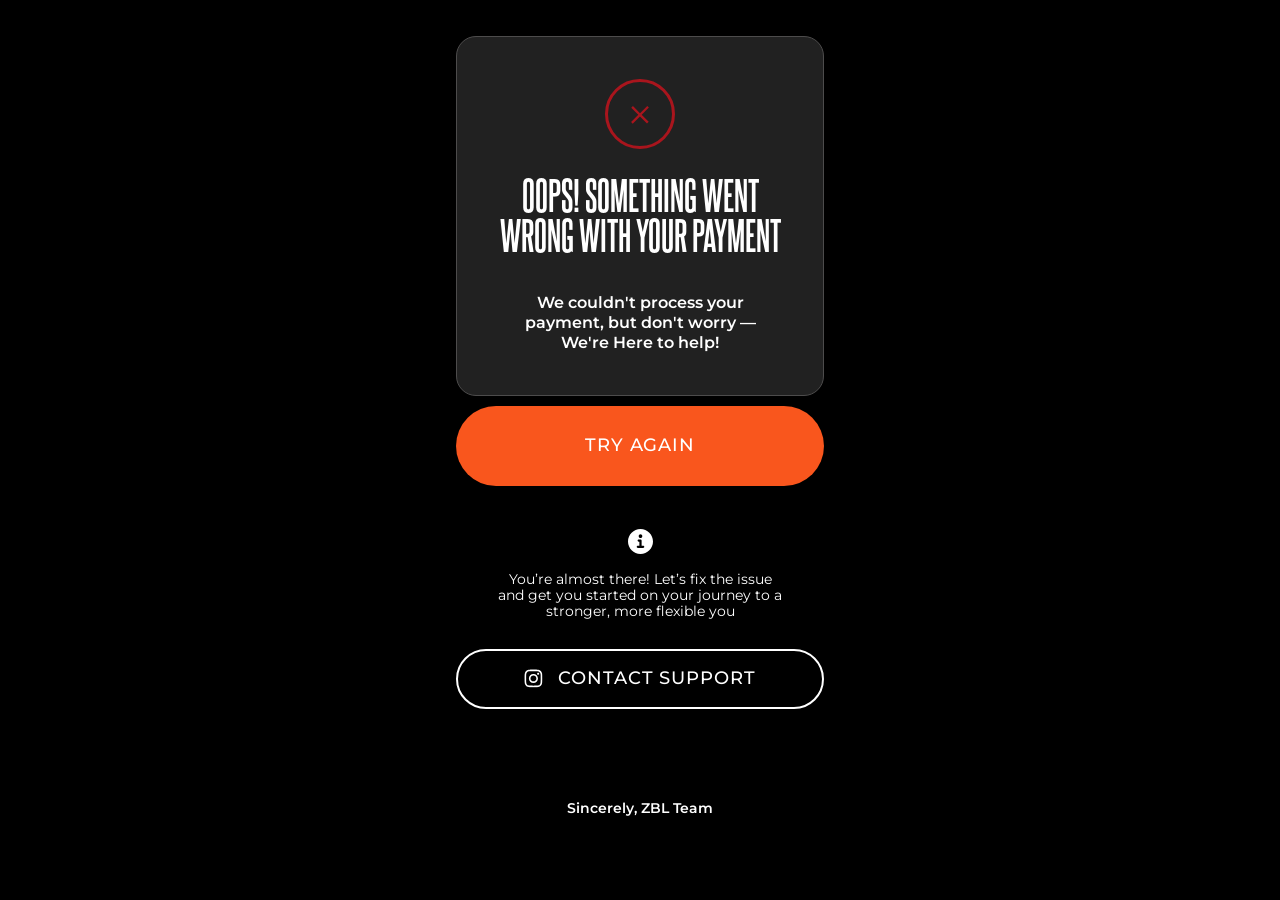
<file: failedpayment/index.html>
<!DOCTYPE html>
<html lang="en">
<head>

    <meta charset="UTF-8">
    <meta name="viewport" content="width=device-width, initial-scale=1.0">
    <link href="https://fonts.googleapis.com/css2?family=Montserrat:wght@250;300;400;500;600;700&display=swap"
        rel="stylesheet">
    <link href="https://fonts.googleapis.com/css2?family=Forum&display=swap" rel="stylesheet">
    <link rel="stylesheet" href="css/style.css">
    <link rel="stylesheet" href="css/fonts.css">
    <title>Something went wrong</title>
    <!-- Google Tag Manager -->
<script>(function(w,d,s,l,i){w[l]=w[l]||[];w[l].push({'gtm.start':
new Date().getTime(),event:'gtm.js'});var f=d.getElementsByTagName(s)[0],
j=d.createElement(s),dl=l!='dataLayer'?'&l='+l:'';j.async=true;j.src=
'https://www.googletagmanager.com/gtm.js?id='+i+dl;f.parentNode.insertBefore(j,f);
})(window,document,'script','dataLayer','GTM-58QV4748');</script>
<!-- End Google Tag Manager -->

</head>
<body> 
<!-- Google Tag Manager (noscript) -->
<noscript><iframe src="https://www.googletagmanager.com/ns.html?id=GTM-58QV4748"
height="0" width="0" style="display:none;visibility:hidden"></iframe></noscript>
<!-- End Google Tag Manager (noscript) -->

      <section class="container">
        <div class="wrap">
          <div class="circle">
            <svg width="18" height="19" viewBox="0 0 18 19" fill="none" xmlns="http://www.w3.org/2000/svg">
              <path d="M17.8985 2.53808L10.665 9.77158L17.7081 16.8147L15.9949 18.5279L8.95177 11.4848L1.71827 18.7183L0.0812134 17.0812L7.31471 9.84772L0.233498 2.7665L1.94669 1.05331L9.02791 8.13452L16.2614 0.901022L17.8985 2.53808Z" fill="#A9151D" />
            </svg> 
            </div> 
            <h3 class="title">Oops! Something went<br> wrong with your payment</h3>
            <p>We couldn't process your<br> payment, but don't worry —<br> We're Here to help!</p>
        </div>
       <a href="https://zubalenok.online/shop/item/13170"> <div class="btn">Try Again</div></a>
        <div class="info">
          <svg width="25" height="25" viewBox="0 0 25 25" fill="none" xmlns="http://www.w3.org/2000/svg">
  <g clip-path="url(#clip0_92_41)">
    <path fill-rule="evenodd" clip-rule="evenodd" d="M12.5 25C19.4036 25 25 19.4036 25 12.5C25 5.59645 19.4036 0 12.5 0C5.59645 0 0 5.59645 0 12.5C0 19.4036 5.59645 25 12.5 25ZM9.82143 16.7411C9.20504 16.7411 8.70536 17.2407 8.70536 17.8571C8.70536 18.4736 9.20504 18.9732 9.82143 18.9732H12.5H15.1786C15.795 18.9732 16.2946 18.4736 16.2946 17.8571C16.2946 17.2407 15.795 16.7411 15.1786 16.7411H13.6161V11.6071C13.6161 10.9907 13.1164 10.4911 12.5 10.4911H10.7143C10.0979 10.4911 9.59821 10.9907 9.59821 11.6071C9.59821 12.2235 10.0979 12.7232 10.7143 12.7232H11.3839V16.7411H9.82143ZM14.2857 7.14286C14.2857 8.12907 13.4862 8.92857 12.5 8.92857C11.5138 8.92857 10.7143 8.12907 10.7143 7.14286C10.7143 6.15664 11.5138 5.35714 12.5 5.35714C13.4862 5.35714 14.2857 6.15664 14.2857 7.14286Z" fill="white" />
  </g>
  <defs>
    <clipPath id="clip0_92_41">
      <rect width="25" height="25" fill="white" />
    </clipPath>
  </defs>
</svg>
<p>You’re almost there! Let’s fix the issue<br> and get you started on your journey to a<br> stronger, more flexible you</p>
        </div>
        <a href="https://www.instagram.com/zubalenok.team/">
        <div class="btn-inst">
          <svg width="19" height="19" viewBox="0 0 19 19" fill="none" xmlns="http://www.w3.org/2000/svg">
  <g clip-path="url(#clip0_92_48)">
    <path d="M15.2065 4.7119V4.71249C15.2065 5.29824 14.7316 5.77261 14.1464 5.77261C13.5613 5.77261 13.0863 5.29765 13.0863 4.71249C13.0863 4.12674 13.5613 3.65236 14.1464 3.65236C14.7316 3.65295 15.206 4.12674 15.2065 4.7119ZM9.4286 12.3744C7.80159 12.3744 6.48276 11.0556 6.48276 9.42854C6.48276 7.80152 7.80159 6.4827 9.4286 6.4827C11.0556 6.4827 12.3744 7.80152 12.3744 9.42854C12.3744 11.055 11.0562 12.3738 9.42978 12.3738H9.42919L9.4286 12.3744ZM9.4286 4.89104C6.92237 4.89104 4.8911 6.9229 4.8911 9.42854C4.8911 11.9342 6.92296 13.966 9.4286 13.966C11.9348 13.966 13.9661 11.9342 13.9661 9.42854C13.9661 9.42854 13.9661 9.42854 13.9661 9.42795C13.9661 6.92231 11.9348 4.89045 9.4286 4.89045C9.4286 4.89045 9.4286 4.89045 9.42801 4.89045L9.4286 4.89104ZM9.4286 2.18269C11.7875 2.18269 12.0686 2.19447 13.0003 2.23513C13.5913 2.2422 14.1535 2.35417 14.6738 2.55217L14.6402 2.54097C15.4146 2.84268 16.0156 3.44376 16.3109 4.19804L16.3179 4.21808C16.5042 4.70483 16.6149 5.2676 16.622 5.85511V5.85806C16.6639 6.79031 16.6733 7.07022 16.6733 9.42972C16.6733 11.7892 16.6621 12.0697 16.6191 13.0014C16.6079 13.593 16.4953 14.1552 16.2979 14.6755L16.3091 14.6414C16.1571 15.0397 15.932 15.3791 15.6473 15.6585L15.6467 15.6591C15.368 15.9443 15.0286 16.1694 14.6497 16.3126L14.6308 16.3191C14.1423 16.5053 13.5778 16.6161 12.9879 16.6231H12.9849C12.0468 16.665 11.7704 16.6744 9.4068 16.6744C7.042 16.6744 6.76621 16.6632 5.82866 16.6202C5.23466 16.609 4.67012 16.4964 4.14742 16.299L4.18219 16.3102C3.78384 16.1605 3.44441 15.9348 3.16744 15.649L3.16685 15.6485C2.87869 15.3715 2.65241 15.0315 2.51039 14.6508L2.5045 14.6325C2.31887 14.1446 2.20632 13.5806 2.19512 12.9914V12.9866C2.16212 12.0585 2.15034 11.7721 2.15034 9.4197C2.15034 7.0661 2.16212 6.77911 2.19512 5.83979C2.20632 5.24638 2.31828 4.68243 2.51569 4.16033L2.5045 4.1951C2.65005 3.79497 2.87692 3.45436 3.16626 3.17917L3.16744 3.17799C3.44323 2.88806 3.78325 2.66236 4.16451 2.5227L4.18278 2.51681C4.66776 2.32942 5.22817 2.21686 5.81392 2.20685H5.81805C6.75678 2.17385 7.03316 2.16265 9.39619 2.16265L9.4286 2.18269ZM9.4286 0.591614C7.02785 0.591614 6.7285 0.60281 5.78564 0.644649C5.01073 0.661149 4.27589 0.810828 3.59585 1.0707L3.64064 1.05597C3.02778 1.28992 2.50567 1.63701 2.0755 2.07426L2.07491 2.07485C1.63589 2.50502 1.28939 3.02772 1.06546 3.61111L1.05544 3.64058C0.8103 4.27583 0.660621 5.01126 0.644711 5.77851V5.78558C0.600514 6.72843 0.591675 7.02779 0.591675 9.42854C0.591675 11.8293 0.602871 12.1286 0.644711 13.0715C0.661211 13.8464 0.810889 14.5813 1.07076 15.2613L1.05603 15.2165C1.5251 16.4075 2.44969 17.332 3.61 17.7905L3.64064 17.8011C4.27589 18.0457 5.01132 18.1953 5.77857 18.2118H5.78564C6.7285 18.256 7.02785 18.2649 9.4286 18.2649C11.8294 18.2649 12.1287 18.2537 13.0716 18.2118C13.8465 18.1948 14.5813 18.0457 15.2614 17.7858L15.2166 17.8011C16.4075 17.332 17.3321 16.4075 17.7906 15.2471L17.8012 15.2165C18.0463 14.5813 18.1954 13.8458 18.2119 13.0786V13.0715C18.2561 12.1286 18.2649 11.8293 18.2649 9.42854C18.2649 7.02779 18.2537 6.72843 18.2119 5.78558C18.1948 5.01067 18.0457 4.27583 17.7859 3.59579L17.8012 3.64058C17.5666 3.02772 17.2201 2.50561 16.7823 2.07544L16.7817 2.07485C16.3515 1.63583 15.8288 1.28933 15.2454 1.0654L15.216 1.05538C14.5807 0.810239 13.8453 0.66056 13.078 0.644649H13.071C12.1281 0.600453 11.8288 0.591614 9.42801 0.591614H9.4286Z" fill="white" />
  </g>
  <defs>
    <clipPath id="clip0_92_48">
      <rect width="18.8571" height="18.8571" fill="white" />
    </clipPath>
  </defs>
</svg>
<p>Contact Support</p>
        </div></a>
        <p class="team">Sincerely, ZBL Team</p>
      </section>
</body>
</html>
</file>
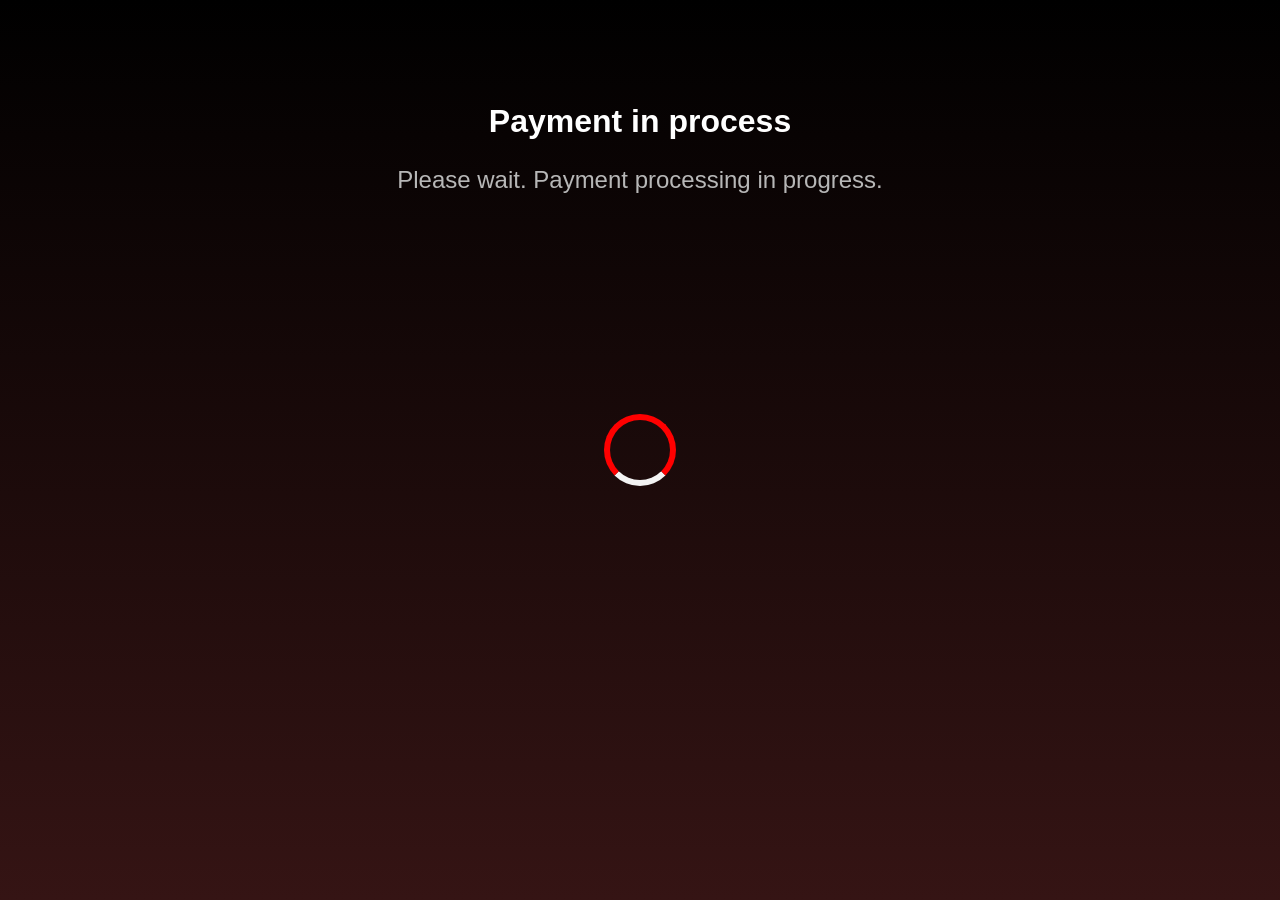
<file: payinprogress/index.html>
<!DOCTYPE html>
<html lang="uk">
<head>
    <meta charset="UTF-8">
    <meta name="viewport" content="width=device-width, initial-scale=1.0">
    <title>Стильний Прелоадер</title>
    <link rel="stylesheet" href="style.css"> </head>
<body>

    <div class="box">
        <h1>Payment in process</h1>
        <h2>Please wait. Payment processing in progress.</h2>
    </div>
    <div class="preloader-container">
        <div class="spinner"></div>
    </div>

</body>
</html>
</file>
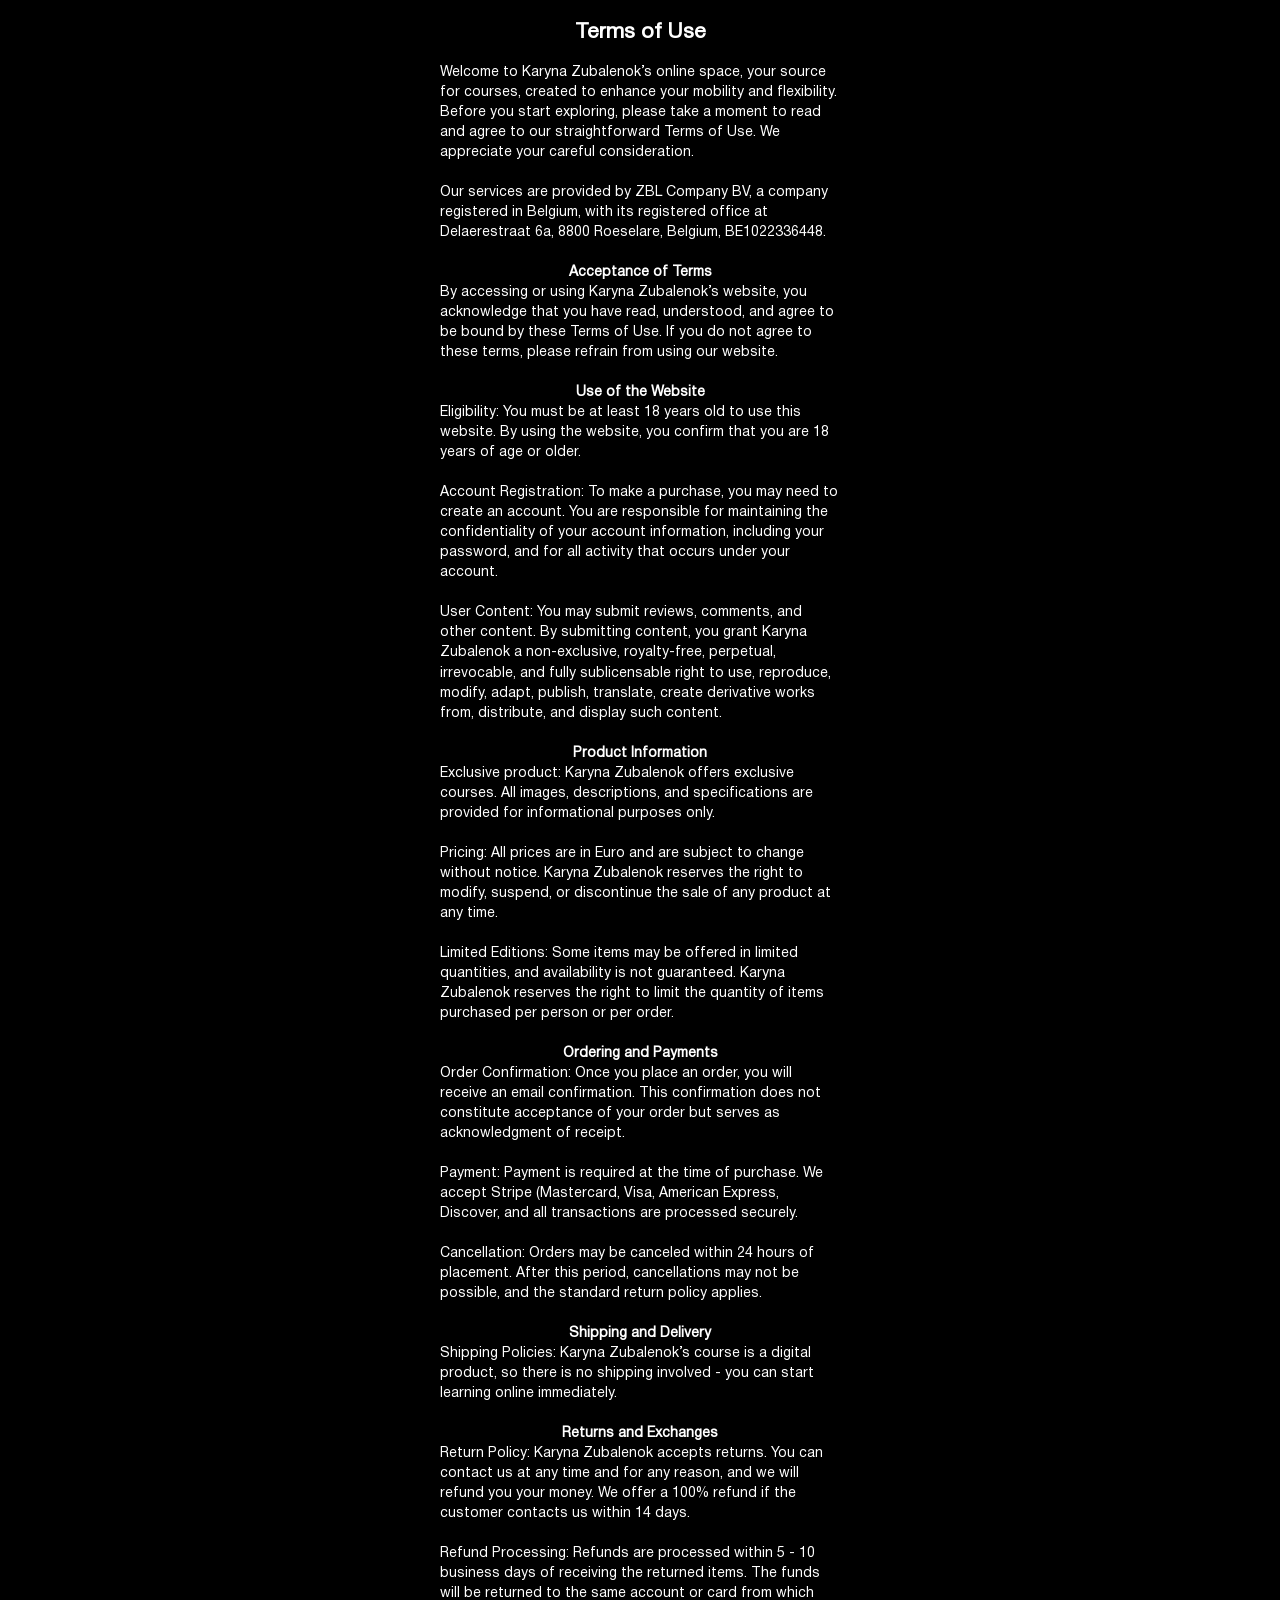
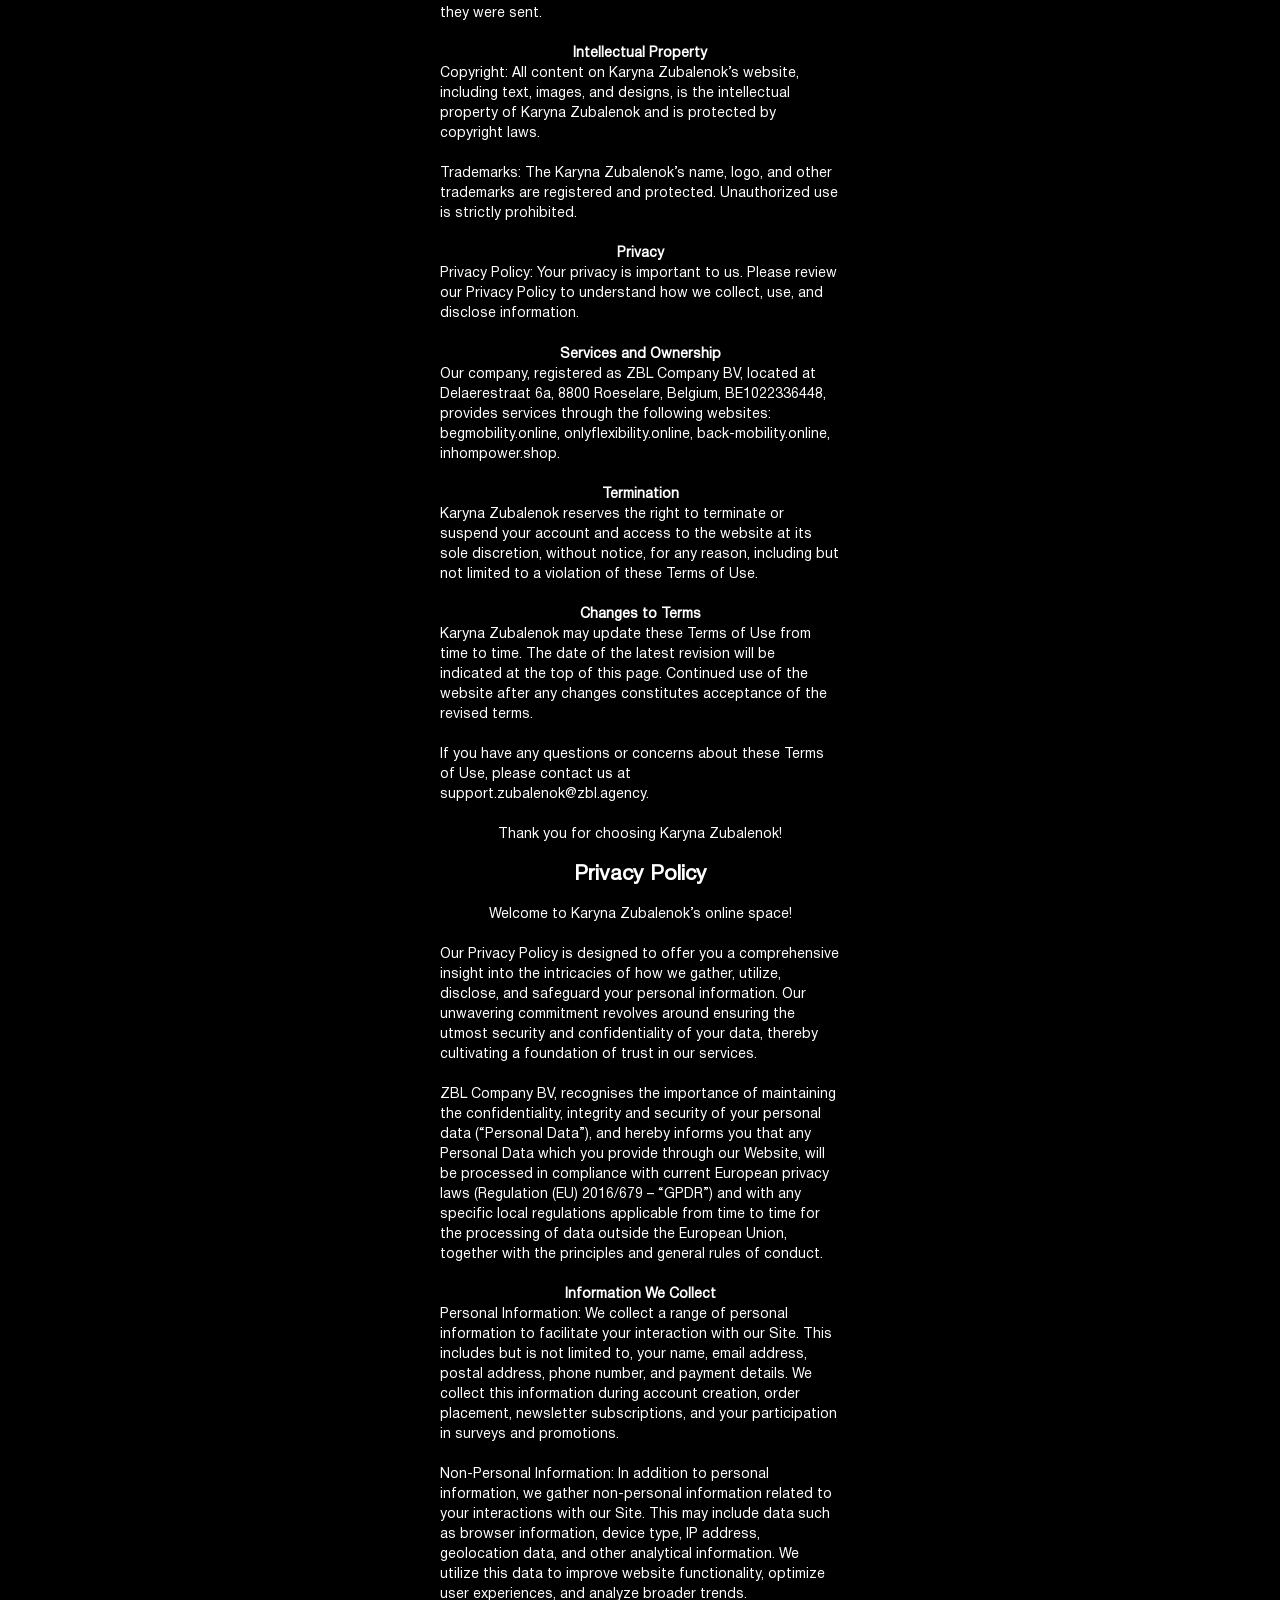
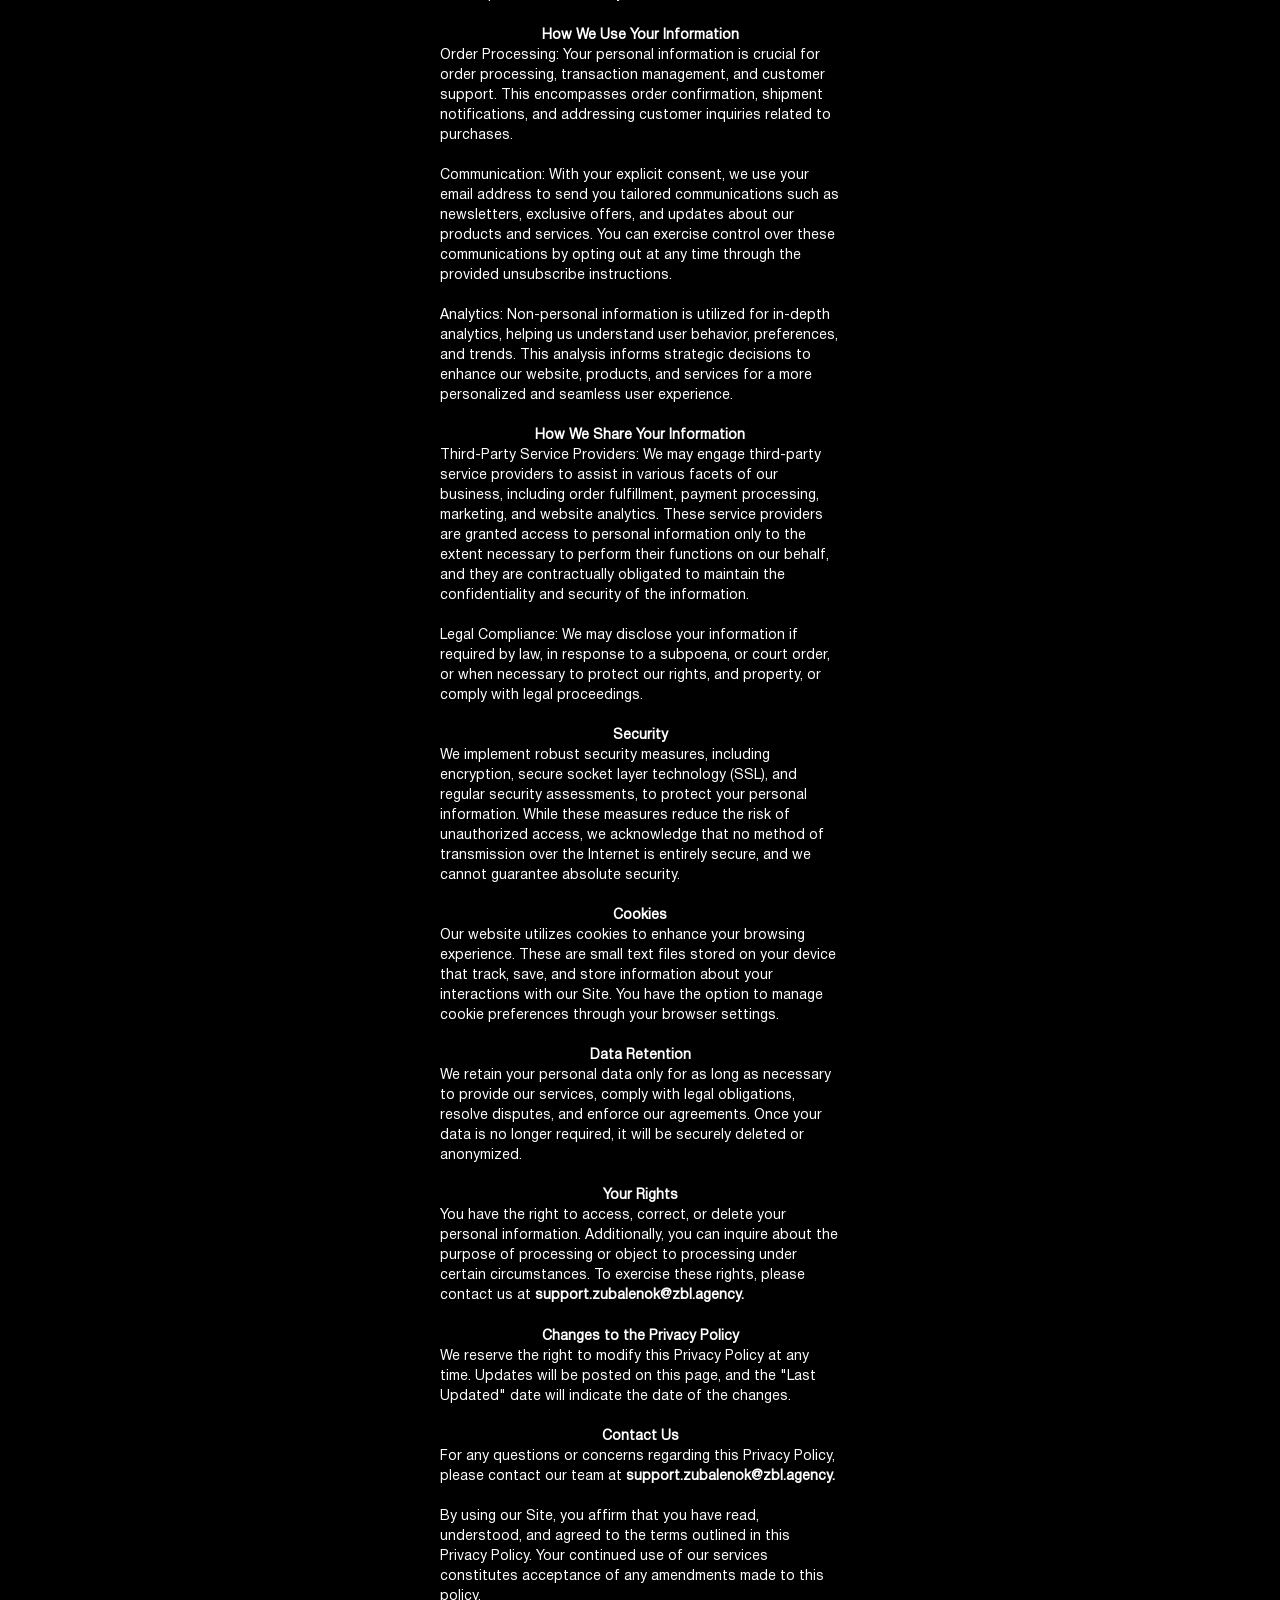
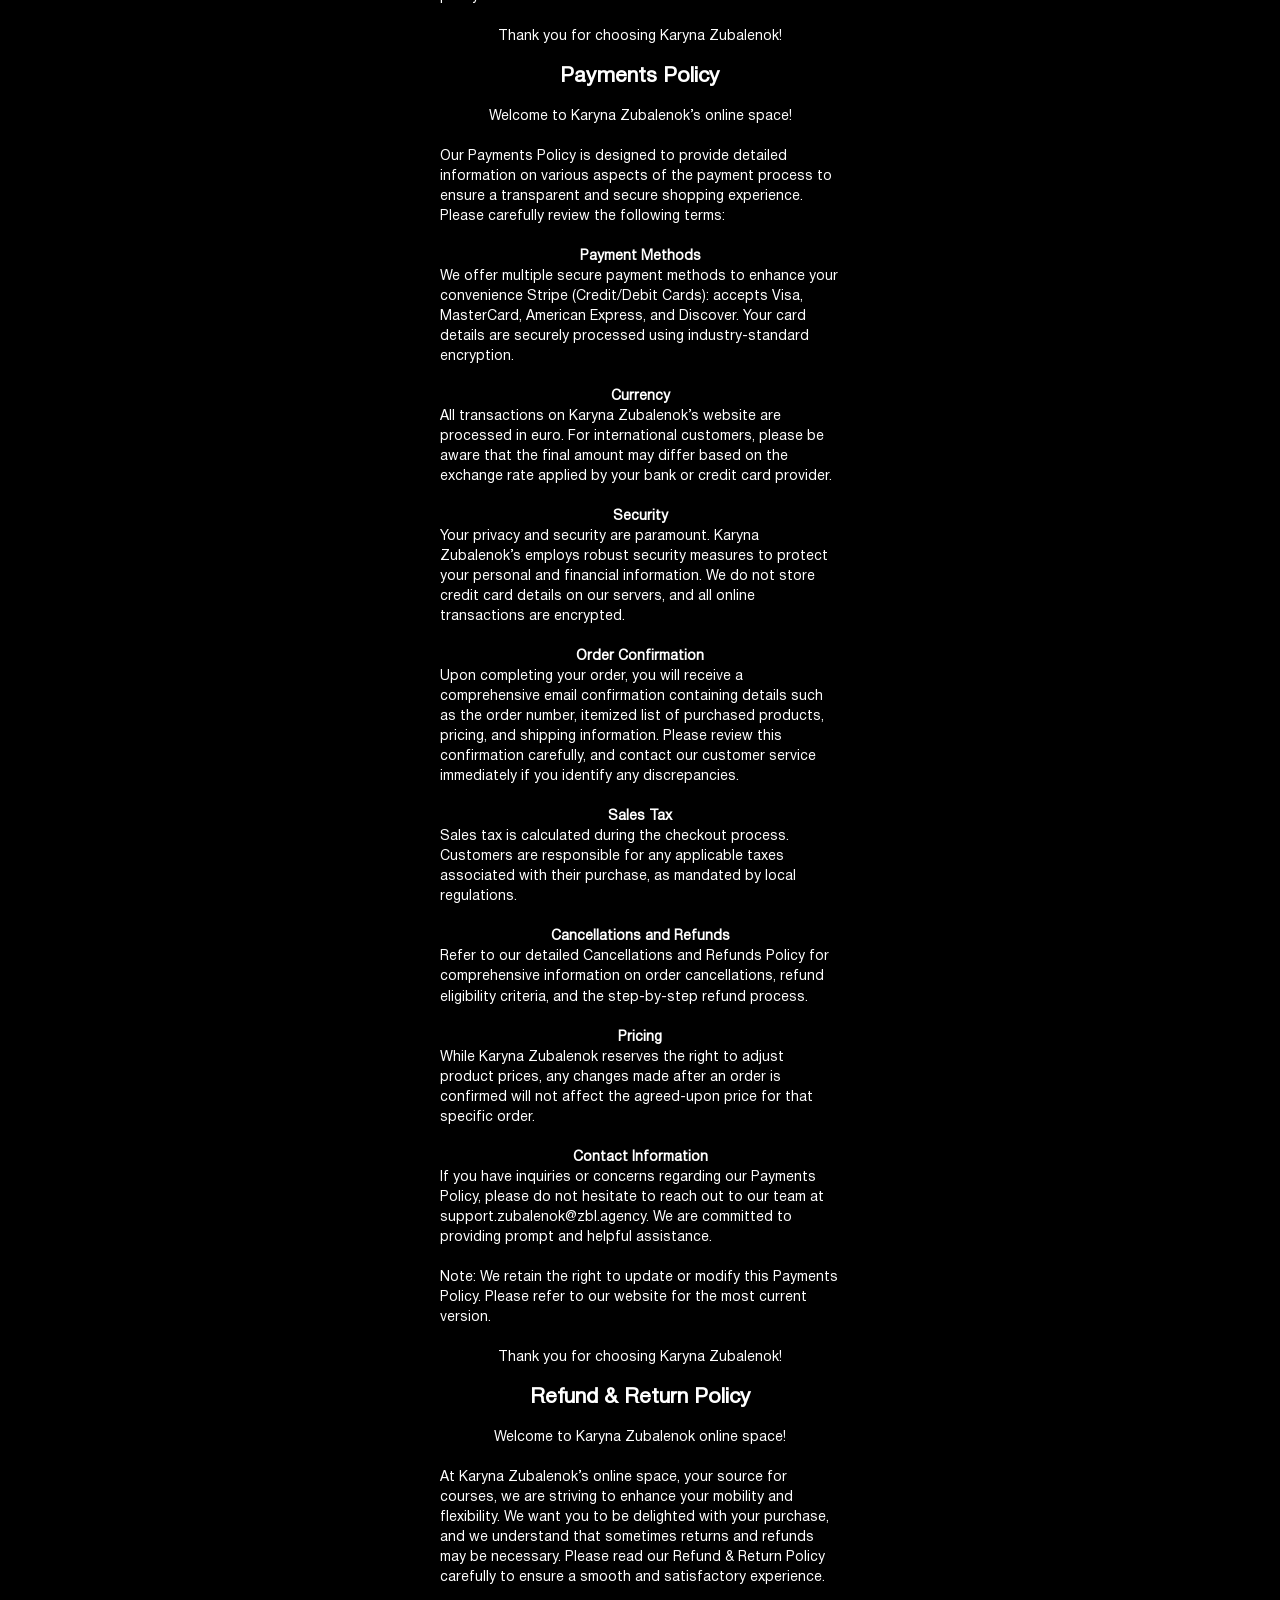
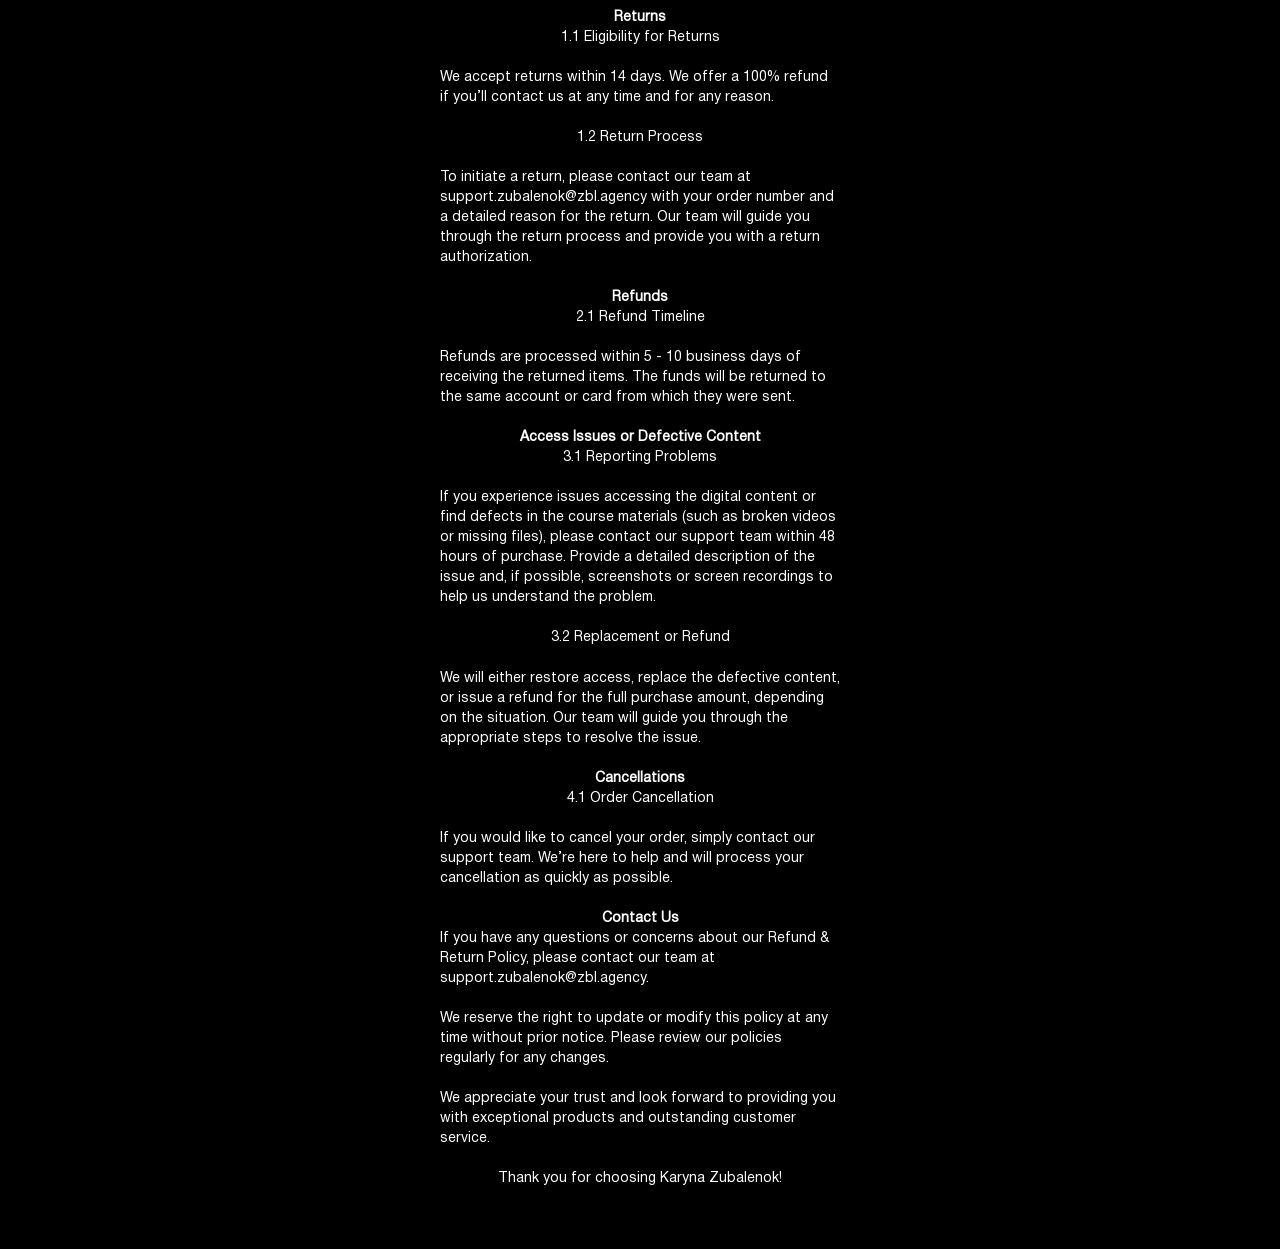
<file: policy/index.html>
<!DOCTYPE html>
<html lang="en">
<head>
    <meta charset="UTF-8">
    <meta name="viewport" content="width=device-width, initial-scale=1.0">
    <link href="https://fonts.googleapis.com/css2?family=Montserrat:wght@250;300;400;500;700&display=swap"
        rel="stylesheet">
    <link href="https://fonts.googleapis.com/css2?family=Forum&display=swap" rel="stylesheet">
    <link rel="stylesheet" href="css/style.css">
    <link rel="stylesheet" href="css/fonts.css">
    <title>Privacy Policy and User Agreement</title>

</head>
<body> 
    <div class="selection">
        <div class="head">
<h2>Terms of Use</h2><br>

<p>Welcome to Karyna Zubalenok’s online space, your source for courses, created to enhance your mobility and flexibility. Before you start exploring, 
please take a moment to read and agree to our straightforward Terms of Use. 
We appreciate your careful consideration.</p><br>
<p>Our services are provided by ZBL Company BV, a company registered in Belgium, with its registered office at Delaerestraat 6a, 8800 Roeselare, Belgium, BE1022336448.</p><br>
<p><strong>Acceptance of Terms</strong></p>
<p>By accessing or using Karyna Zubalenok’s website, you acknowledge that you have read, understood, and agree to be bound by these Terms of Use. 
If you do not agree to these terms, please refrain from using our website.</p><br>

<p><strong>Use of the Website</strong></p>
<p>Eligibility: You must be at least 18 years old to use this website. By using the website, you confirm 
that you are 18 years of age or older.</p><br>

<p>Account Registration: To make a purchase, you may need to create an account. 
You are responsible for maintaining the confidentiality of 
your account information, including your password, and for all activity 
that occurs under your account.</p><br>

<p>User Content: You may submit reviews, comments, and other content. By submitting content, 
you grant Karyna Zubalenok a non-exclusive, royalty-free, perpetual, irrevocable, and fully 
sublicensable right to use, reproduce, modify, adapt, publish, translate, create derivative 
works from, distribute, and display such content.</p><br>

<p><strong>Product Information</strong></p>

<p>Exclusive product: Karyna Zubalenok offers exclusive courses. All images, descriptions, 
and specifications are provided for informational purposes only.</p><br>

<p>Pricing: All prices are in Euro and are subject to change without notice. Karyna Zubalenok 
reserves the right to modify, suspend, or discontinue the sale of any product at any time.</p><br>

<p>Limited Editions: Some items may be offered in limited quantities, and availability is not 
guaranteed. Karyna Zubalenok reserves the right to limit the quantity of items purchased per 
person or per order.</p><br>

<p><strong>Ordering and Payments</strong></p>

<p>Order Confirmation: Once you place an order, you will receive an email confirmation. This confirmation 
does not constitute acceptance of your order but serves as acknowledgment of receipt.</p><br>

<p>Payment: Payment is required at the time of purchase. We accept Stripe (Mastercard, Visa, American Express, 
Discover, and all transactions are processed securely.</p><br>

<p>Cancellation: Orders may be canceled within 24 hours of placement. After this period, cancellations may not 
be possible, and the standard return policy applies.</p><br>

<p><strong>Shipping and Delivery</strong></p>
<p>Shipping Policies: Karyna Zubalenok’s course is  a digital product, so there is no shipping involved - 
you can start learning online immediately.</p><br>

<p><strong>Returns and Exchanges</strong></p>
<p>Return Policy: Karyna Zubalenok accepts returns.  You can contact us at any time and for any reason, and 
we will refund you your money. We offer a 100% refund if the customer contacts us within 14 days.</p><br>

<p>Refund Processing: Refunds are processed within 5 - 10 business days of receiving the 
returned items. The funds will be returned to the same account or card from which they were sent.</p><br>

<p><strong>Intellectual Property</strong></p>

<p>Copyright: All content on Karyna Zubalenok’s website, including text, images, 
and designs, is the intellectual property of Karyna Zubalenok and is protected by copyright laws.</p><br>

<p>Trademarks: The Karyna Zubalenok’s name, logo, 
and other trademarks are registered and protected. Unauthorized use is strictly prohibited.</p><br>

<p><strong>Privacy</strong></p>

<p>Privacy Policy: Your privacy is important to us. Please review our Privacy Policy to 
understand how we collect, use, and disclose information.</p><br>

<p><strong>Services and Ownership</strong></p>

<p>Our company, registered as ZBL Company BV, located at Delaerestraat 6a, 8800 Roeselare, Belgium, 
BE1022336448, provides services through the following websites: begmobility.online, onlyflexibility.online, 
back-mobility.online, inhompower.shop.</p><br>

<p><strong>Termination</strong></p>

<p>Karyna Zubalenok reserves the right to terminate or suspend your account and access to the 
website at its sole discretion, without notice, for any reason, including but not limited to a 
violation of these Terms of Use.</p><br>

<p><strong>Changes to Terms</strong></p>

<p>Karyna Zubalenok may update these Terms of Use from time to time. The date of the latest 
revision will be indicated at the top of this page. Continued use of the website after any 
changes constitutes acceptance of the revised terms.</p><br>

<p>If you have any questions or concerns about these Terms of Use, please contact us at 
support.zubalenok@zbl.agency.</p><br>

<p>Thank you for choosing Karyna Zubalenok!</p><br>

<h2>Privacy Policy</h2><br>

<p>Welcome to Karyna Zubalenok’s online space!</p><br>

<p>Our Privacy Policy is designed to offer you a comprehensive insight into the intricacies 
of how we gather, utilize, disclose, and safeguard your personal information. Our unwavering 
commitment revolves around ensuring the utmost security and confidentiality of your data, thereby 
cultivating a foundation of trust in our services.</p><br>

<p>ZBL Company BV, recognises the importance of maintaining the confidentiality, integrity and 
security of your personal data (“Personal Data”), and hereby informs you that any Personal Data 
which you provide through our Website, will be processed in compliance with current European 
privacy laws (Regulation (EU) 2016/679 – “GPDR”) and with any specific local regulations 
applicable from time to time for the processing of data outside the European Union, together 
with the principles and general rules of conduct.</p><br>

<p><strong>Information We Collect</strong></p>

<p>Personal Information:
We collect a range of personal information to facilitate your interaction with our Site. 
This includes but is not limited to, your name, email address, postal address, phone number, 
and payment details. We collect this information during account creation, order placement, 
newsletter subscriptions, and your participation in surveys and promotions.</p><br>
<p>Non-Personal Information:
In addition to personal information, we gather non-personal information related to your 
interactions with our Site. This may include data such as browser information, device type, 
IP address, geolocation data, and other analytical information. We utilize this data to improve 
website functionality, optimize user experiences, and analyze broader trends.</p><br>

<p><strong>How We Use Your Information</strong></p>
<p>Order Processing:
Your personal information is crucial for order processing, transaction management,
 and customer support. This encompasses order confirmation, shipment notifications, 
 and addressing customer inquiries related to purchases.
</p><br>

<p>Communication:
With your explicit consent, we use your email address to send you tailored communications 
such as newsletters, exclusive offers, and updates about our products and services. 
You can exercise control over these communications by opting out at any time through the 
provided unsubscribe instructions.
</p><br>

<p>Analytics:
Non-personal information is utilized for in-depth analytics, helping us understand user behavior, 
preferences, and trends. This analysis informs strategic decisions to enhance our website, products, 
and services for a more personalized and seamless user experience.</p><br>

<p><strong>How We Share Your Information</strong></p>

<p>Third-Party Service Providers:
We may engage third-party service providers to assist in various facets of our business, 
including order fulfillment, payment processing, marketing, and website analytics. These service 
providers are granted access to personal information only to the extent necessary to perform their 
functions on our behalf, and they are contractually obligated to maintain the confidentiality and 
security of the information.</p><br>

<p>Legal Compliance:
We may disclose your information if required by law, in response to a subpoena, or court order, 
or when necessary to protect our rights, and property, or comply with legal proceedings.</p><br>

<p><strong>Security</strong></p>
<p>We implement robust security measures, including encryption, secure socket layer technology (SSL), 
and regular security assessments, to protect your personal information. While these measures reduce 
the risk of unauthorized access, we acknowledge that no method of transmission over the Internet is 
entirely secure, and we cannot guarantee absolute security.</p><br>

<p><strong>Cookies</strong></p>
<p>Our website utilizes cookies to enhance your browsing experience. These are small text files 
stored on your device that track, save, and store information about your interactions with our Site. 
You have the option to manage cookie preferences through your browser settings.</p><br>

<p><strong>Data Retention</strong></p>
<p>We retain your personal data only for as long as necessary to provide our services, comply 
with legal obligations, resolve disputes, and enforce our agreements. Once your data is no longer 
required, it will be securely deleted or anonymized.</p><br>

<p><strong>Your Rights</strong></p>
<p>You have the right to access, correct, or delete your personal information. Additionally,
you can inquire about the purpose of processing or object to processing under certain circumstances. 
To exercise these rights, please contact us at <b>support.zubalenok@zbl.agency.</b></p><br>

<p><strong>Changes to the Privacy Policy</strong></p>
<p>We reserve the right to modify this Privacy Policy at any time. Updates will be posted on this page, and the 
"Last Updated" date will indicate the date of the changes.</p><br>

<p><strong>Contact Us</strong></p>
<p>For any questions or concerns regarding this Privacy Policy, please contact our team at 
<b>support.zubalenok@zbl.agency.</b></p><br>

<p>By using our Site, you affirm that you have read, understood, and agreed to the terms 
outlined in this Privacy Policy. Your continued use of our services constitutes acceptance of 
any amendments made to this policy.</p><br>

<p>Thank you for choosing Karyna Zubalenok!</p><br>

<h2>Payments Policy</h2><br>

<p>Welcome to Karyna Zubalenok’s online space!</p><br>
<p>Our Payments Policy is designed to provide detailed information on various aspects of 
the payment process to ensure a transparent and secure shopping experience. Please carefully 
review the following terms:</p><br>

<p><strong>Payment Methods</strong></p>
<p>We offer multiple secure payment methods to enhance your convenience Stripe (Credit/Debit Cards): 
accepts Visa, MasterCard, American Express, and Discover. Your card details are securely processed 
using industry-standard encryption.</p><br>

<p><strong>Currency</strong></p>
<p>All transactions on Karyna Zubalenok’s website are processed in euro. For international customers, 
please be aware that the final amount may differ based on the exchange rate applied by your bank or 
credit card provider.</p><br>

<p><strong>Security</strong></p>
<p>Your privacy and security are paramount. Karyna Zubalenok’s employs robust security measures to 
protect your personal and financial information. We do not store credit card details on our servers, 
and all online transactions are encrypted.</p><br>

<p><strong>Order Confirmation</strong></p>
<p>Upon completing your order, you will receive a comprehensive email confirmation containing 
details such as the order number, itemized list of purchased products, pricing, and shipping 
information. Please review this confirmation carefully, and contact our customer service 
immediately if you identify any discrepancies.</p><br>

<p><strong>Sales Tax</strong></p>
<p>Sales tax is calculated during the checkout process. Customers are responsible for any 
applicable taxes associated with their purchase, as mandated by local regulations.</p><br>

<p><strong>Cancellations and Refunds</strong></p>
<p>Refer to our detailed Cancellations and Refunds Policy for comprehensive information on order 
cancellations, refund eligibility criteria, and the step-by-step refund process.</p><br>

<p><strong>Pricing</strong></p>
<p>While Karyna Zubalenok reserves the right to adjust product prices, any changes made after an order
 is confirmed will not affect the agreed-upon price for that specific order.</p><br>
 
<p><strong>Contact Information</strong></p>
<p>If you have inquiries or concerns regarding our Payments Policy, please do not hesitate to reach out 
 to our team at support.zubalenok@zbl.agency. We are committed to providing prompt and helpful 
 assistance.</p><br>
 
 <p>Note: We retain the right to update or modify this Payments Policy. Please refer to our website for 
  the most current version.</p><br>
  
<p>Thank you for choosing Karyna Zubalenok!</p><br>

<h2>Refund & Return Policy</h2><br>

<p>Welcome to Karyna Zubalenok online space!</p><br>
<p>At Karyna Zubalenok’s online space, your source for courses, we are striving to enhance your 
mobility and flexibility. We want you to be delighted with your purchase, and we understand that 
sometimes returns and refunds may be necessary. Please read our Refund & Return Policy carefully 
to ensure a smooth and satisfactory experience.</p><br>

<p><strong>Returns</strong></p>

<p>1.1 Eligibility for Returns</p><br>
<p>We accept returns within 14 days. We offer a 100% refund if you’ll contact us at any 
time and for any reason.</p><br>

<p>1.2 Return Process</p><br>
<p>To initiate a return, please contact our team at support.zubalenok@zbl.agency with your 
order number and a detailed reason for the return. Our team will guide you through the return 
process and provide you with a return authorization.</p><br>

<p><strong>Refunds</strong></p>
<p>2.1 Refund Timeline</p><br>
<p>Refunds are processed within 5 - 10 business days of receiving the returned items. The funds will be 
returned to the same account or card from which they were sent.</p><br>

<p><strong>Access Issues or Defective Content</strong></p>
<p>3.1 Reporting Problems</p><br>
<p>If you experience issues accessing the digital content or find defects in the course materials 
(such as broken videos or missing files), please contact our support team within 48 hours of purchase. 
Provide a detailed description of the issue and, if possible, screenshots or screen recordings to 
help us understand the problem.</p><br>
<p>3.2 Replacement or Refund</p><br>
<p>We will either restore access, replace the defective content, or issue a refund for the full 
purchase amount, depending on the situation. Our team will guide you through the appropriate steps 
to resolve the issue.</p><br>

<p><strong>Cancellations</strong></p>
<p>4.1 Order Cancellation</p><br>
<p>If you would like to cancel your order, simply contact our support team. We’re here to help and will 
process your cancellation as quickly as possible.</p><br>

<p><strong>Contact Us</strong></p>
<p>If you have any questions or concerns about our Refund & Return Policy, please contact our team at 
support.zubalenok@zbl.agency.</p><br>
<p>We reserve the right to update or modify this policy at any time without prior notice. Please review our 
policies regularly for any changes.</p><br>
<p>We appreciate your trust and look forward to providing you with exceptional products and outstanding customer 
service.</p><br>
<p>Thank you for choosing Karyna Zubalenok!</p><br>

</body>
</html>
</file>
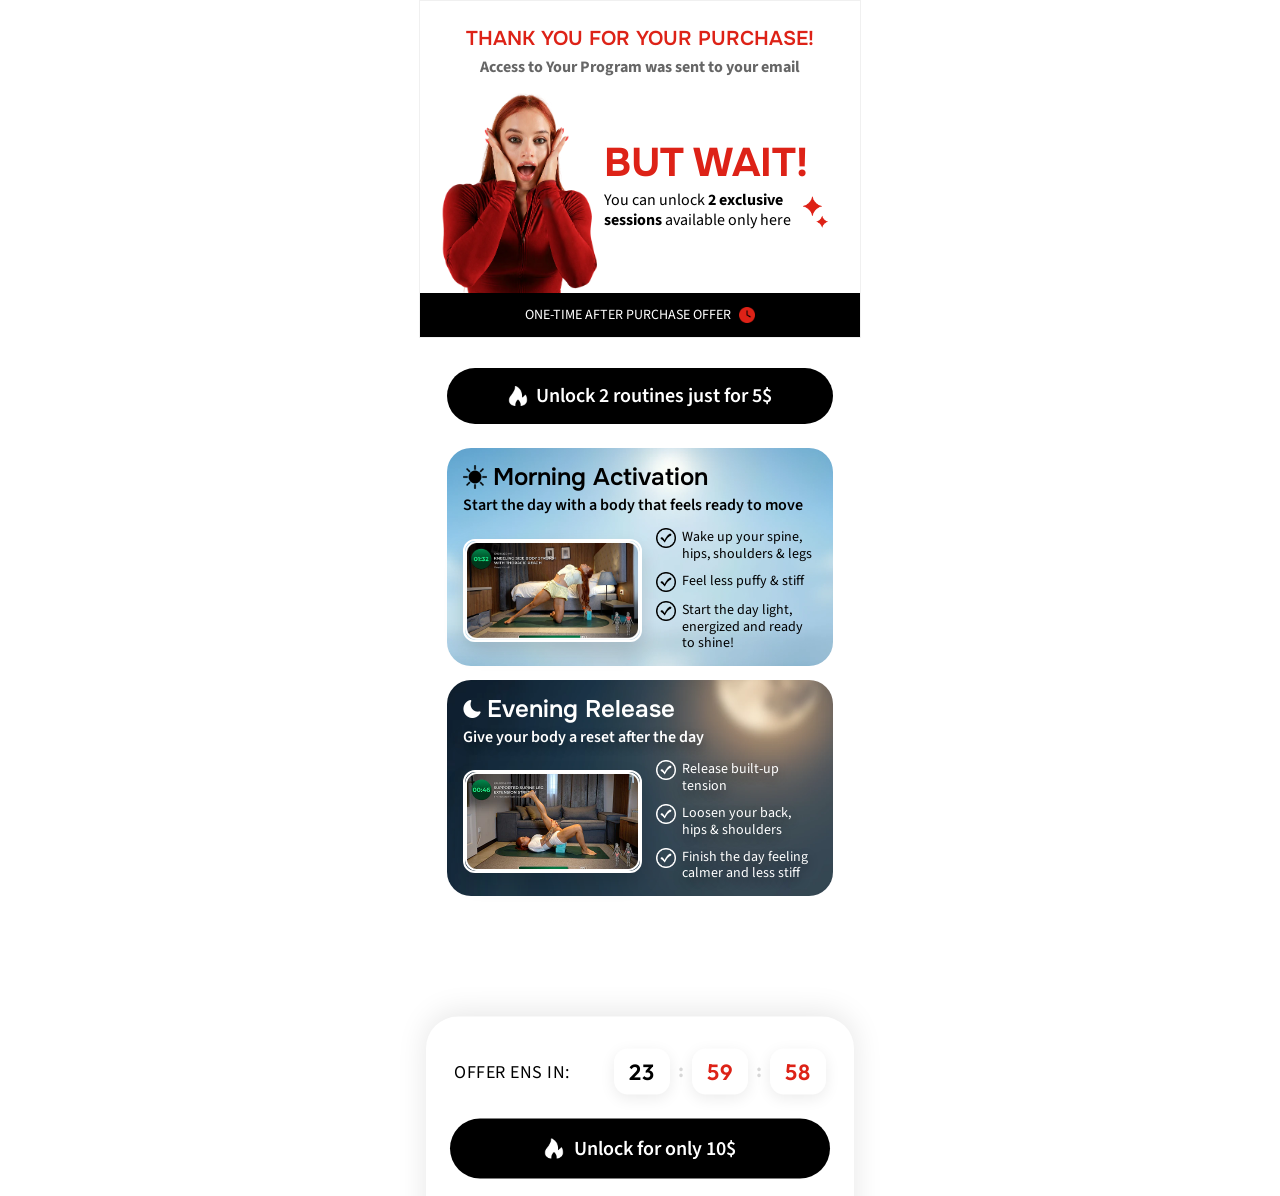
<file: thankyoupage/index.html>
<!DOCTYPE html>
<html lang="uk">
<head>

    <script async src="https://www.googletagmanager.com/gtag/js?id=G-8XFSFY56J8"></script>
<script>
  window.dataLayer = window.dataLayer || [];
  function gtag(){dataLayer.push(arguments);}
  gtag('js', new Date());

  gtag('config', 'G-8XFSFY56J8');
</script>
<script>
  gtag('event', 'purchase', {
    transaction_id: 'T04343',   
    value: 99.00,
    currency: 'EUR',
    items: [
      {
        item_id: '99',   
        item_name: '99', 
        price: 99.00,
        quantity: 1
      }
    ]
  });
</script>

    <meta charset="UTF-8">
    <meta name="viewport" content="width=device-width, initial-scale=1.0">
    <title>THANK YOU</title>
    <link rel="stylesheet" href="./css/ap-2.css">
    <link href="https://fonts.googleapis.com/css2?family=Inter:wght@400;700;900&display=swap" rel="stylesheet">
    <link rel="preconnect" href="https://fonts.googleapis.com">
    <link rel="preconnect" href="https://fonts.gstatic.com" crossorigin>
    <link href="https://fonts.googleapis.com/css2?family=Aclonica&family=Kalam&family=League+Gothic&family=Outfit:wght@600;700&family=Righteous&family=Source+Sans+3:ital,wght@0,400;0,500;0,600;0,700;0,800;1,400;1,500;1,600;1,700&display=swap" rel="stylesheet">
  
<!-- Meta Pixel Code -->
<script>
!function(f,b,e,v,n,t,s)
{if(f.fbq)return;n=f.fbq=function(){n.callMethod?
n.callMethod.apply(n,arguments):n.queue.push(arguments)};
if(!f._fbq)f._fbq=n;n.push=n;n.loaded=!0;n.version='2.0';
n.queue=[];t=b.createElement(e);t.async=!0;
t.src=v;s=b.getElementsByTagName(e)[0];
s.parentNode.insertBefore(t,s)}(window, document,'script',
'https://connect.facebook.net/en_US/fbevents.js');

// 1. Ініціалізуємо ПЕРШИЙ піксель
fbq('init', '1560162895847242'); 

// 2. Ініціалізуємо ДРУГИЙ піксель
fbq('init', '1995714811251978');

// 3. Відправляємо події (вони автоматично полетять в ОБИДВА пікселі)
fbq('track', 'Lead');
</script>

<noscript>
  <!-- Заглушка для першого пікселя -->
  <img height="1" width="1" style="display:none"
  src="https://www.facebook.com/tr?id=1560162895847242&ev=PageView&noscript=1" />
  
  <!-- Заглушка для другого пікселя -->
  <img height="1" width="1" style="display:none"
  src="https://www.facebook.com/tr?id=1995714811251978&ev=PageView&noscript=1" />
</noscript>
<!-- End Meta Pixel Code -->
</head>
<body>
<div class="promo-container">
    <h2 class="promo-title">Thank you for your purchase!</h2>
    <p class="promo-subtitle">Access to Your Program was sent to your email</p>
    
    <div class="promo-body">
        <div class="promo-image">
            <img src="./images/img4.webp" alt="Surprised Woman">
        </div>
        
        <div class="promo-content">
            <h1 class="promo-alert">BUT WAIT!</h1>
            <p class="promo-desc">
                You can unlock <strong>2 exclusive sessions</strong> available only here
            </p>
            <img class="promo-stars" src="./images/img6.webp" alt="Stars icon">
        </div>
    </div>

    <div class="promo-footer">
        <span>ONE-TIME AFTER PURCHASE OFFER</span>
        <img src="./images/time.png?v=2" alt="Clock icon">
    </div>
</div>

<div class="routines-container">

    <a href="https://zubalenok.online/shop/item/13400" class="btn-unlock">
        <img src="./images/img12.webp" alt="Fire icon" class="icon-fire">
        <span>Unlock 2 routines just for 5$</span>
    </a>

    <div class="cards-wrapper">

        <div class="routine-card morning-card">
            <div class="card-header">
                <div class="card-title-wrap">
                    <img src="./images/img8.webp" alt="Sun icon" class="icon-sun">
                    <h3 class="card-title">Morning Activation</h3>
                </div>
                <p class="card-subtitle">Start the day with a body that feels ready to move</p>
            </div>
            
            <div class="card-body">
                <img src="./images/img2.webp" alt="Morning Routine Video" class="routine-thumb">
                <ul class="routine-features">
                    <li>
                        <img src="./images/img9.webp" alt="Check" class="icon-check">
                        <span>Wake up your spine, hips, shoulders & legs</span>
                    </li>
                    <li>
                        <img src="./images/img9.webp" alt="Check" class="icon-check">
                        <span>Feel less puffy & stiff</span>
                    </li>
                    <li>
                        <img src="./images/img9.webp" alt="Check" class="icon-check">
                        <span>Start the day light, energized and ready to shine!</span>
                    </li>
                </ul>
            </div>
        </div>


        <div class="routine-card evening-card">
            <div class="card-header">
                <div class="card-title-wrap">
                    <img src="./images/img10.webp" alt="Moon icon" class="icon-moon">
                    <h3 class="card-title">Evening Release</h3>
                </div>
                <p class="card-subtitle">Give your body a reset after the day</p>
            </div>
            
            <div class="card-body">
                <img src="./images/img3.webp" alt="Evening Routine Video" class="routine-thumb">
                <ul class="routine-features">
                    <li>
                        <img src="./images/img11.webp" alt="Check" class="icon-check">
                        <span>Release built-up tension</span>
                    </li>
                    <li>
                        <img src="./images/img11.webp" alt="Check" class="icon-check">
                        <span>Loosen your back, hips & shoulders</span>
                    </li>
                    <li>
                        <img src="./images/img11.webp" alt="Check" class="icon-check">
                        <span>Finish the day feeling calmer and less stiff</span>
                    </li>
                </ul>
            </div>
        </div>
    </div>

<div id="footer-bg" class="sticky-footer">
    <div class="timer-row">
        <div class="timer-label">OFFER ENS IN:</div>
        <div class="timer-group">
            <div class="timer-box">
                <span class="timer-val val-hours">00</span>
            </div>
            <div class="timer-colon">:</div>
            <div class="timer-box">
                <span class="timer-val val-minutes">29</span>
            </div>
            <div class="timer-colon">:</div>
            <div class="timer-box">
                <span class="timer-val val-seconds">55</span>
            </div>
        </div>
    </div>
    
    <a href="https://zubalenok.online/shop/item/13400" class="btn-unlock-footer">
        <img src="./images/img7.webp" alt="Fire icon" class="btn-icon">
        <span>Unlock for only 10$</span>
    </a>
    
    <a href="mailto:SUPPORT_ZUBALENOK@ZBL.AGENCY" class="support-link">SUPPORT_ZUBALENOK@ZBL.AGENCY</a>
</div>
</div>
<script defer>
document.addEventListener('DOMContentLoaded', () => {
    
    // 1. Поява при скролі
    const footer = document.getElementById('footer-bg');
    if (footer) {
        window.addEventListener('scroll', () => {
            if (window.scrollY >= 50) {
                footer.classList.add('active');
            } else {
                footer.classList.remove('active');
            }
        });
    }

    // 2. Логіка таймера
    function start24hTimer(containerSelector, itemSelector, storageKey) {
        const container = document.querySelector(containerSelector);
        if (!container) return;

        const values = container.querySelectorAll(itemSelector);
        if (values.length < 3) return;

        const TOTAL_TIME = 24 * 60 * 60 * 1000;
        let startTime = localStorage.getItem(storageKey);

        if (!startTime) {
            startTime = Date.now();
            localStorage.setItem(storageKey, startTime);
        } else {
            startTime = parseInt(startTime, 10);
        }

        function updateTimer() {
            const now = Date.now();
            let elapsed = now - startTime;

            if (elapsed >= TOTAL_TIME || elapsed < 0) {
                startTime = now;
                localStorage.setItem(storageKey, startTime);
                elapsed = 0;
            }

            const remaining = TOTAL_TIME - elapsed;

            const hours = Math.floor(remaining / 3600000);
            const minutes = Math.floor((remaining % 3600000) / 60000);
            const seconds = Math.floor((remaining % 60000) / 1000);

            values[0].textContent = String(hours).padStart(2, "0");
            values[1].textContent = String(minutes).padStart(2, "0");
            values[2].textContent = String(seconds).padStart(2, "0");
        }

        updateTimer();
        setInterval(updateTimer, 1000);
    }

    // Запуск таймера із селекторами під нову верстку
    start24hTimer(".timer-group", ".timer-val", "footerTimerStartTime24");
});
</script>
</body>
</html>
</file>
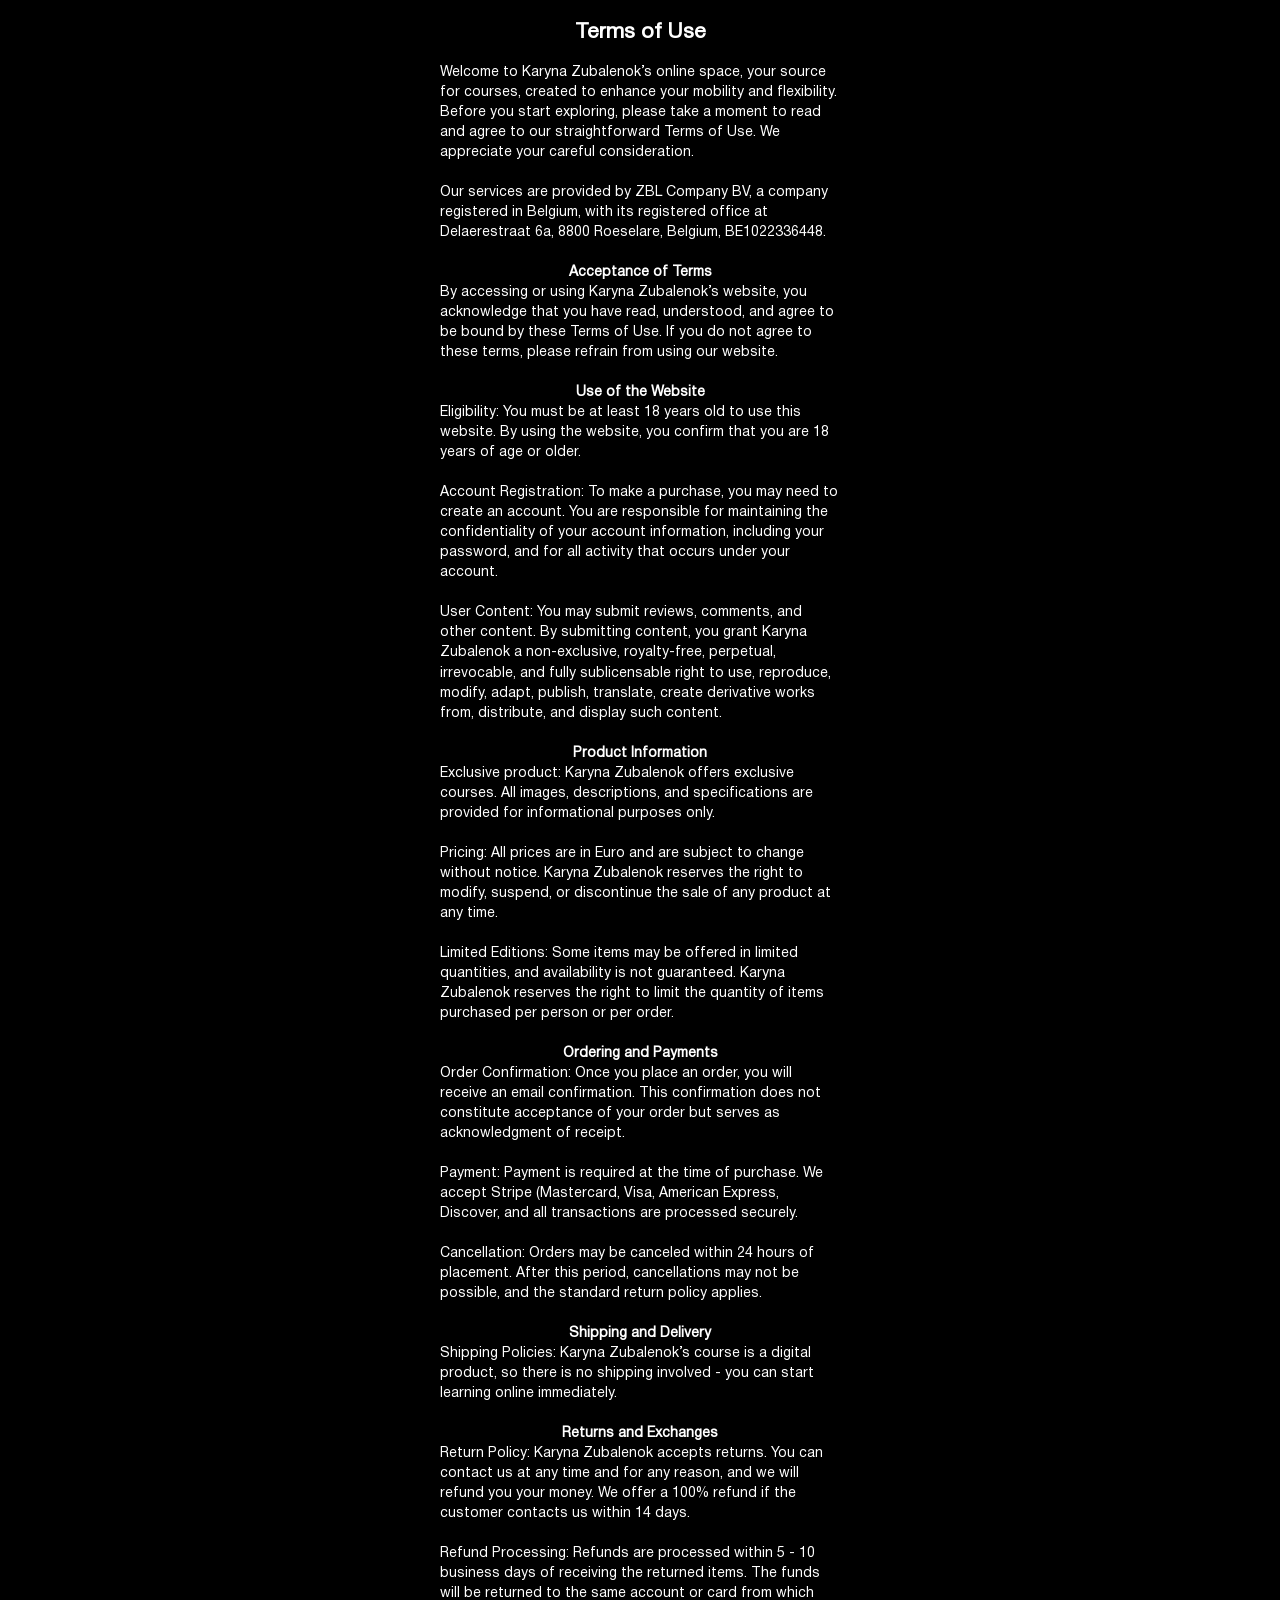
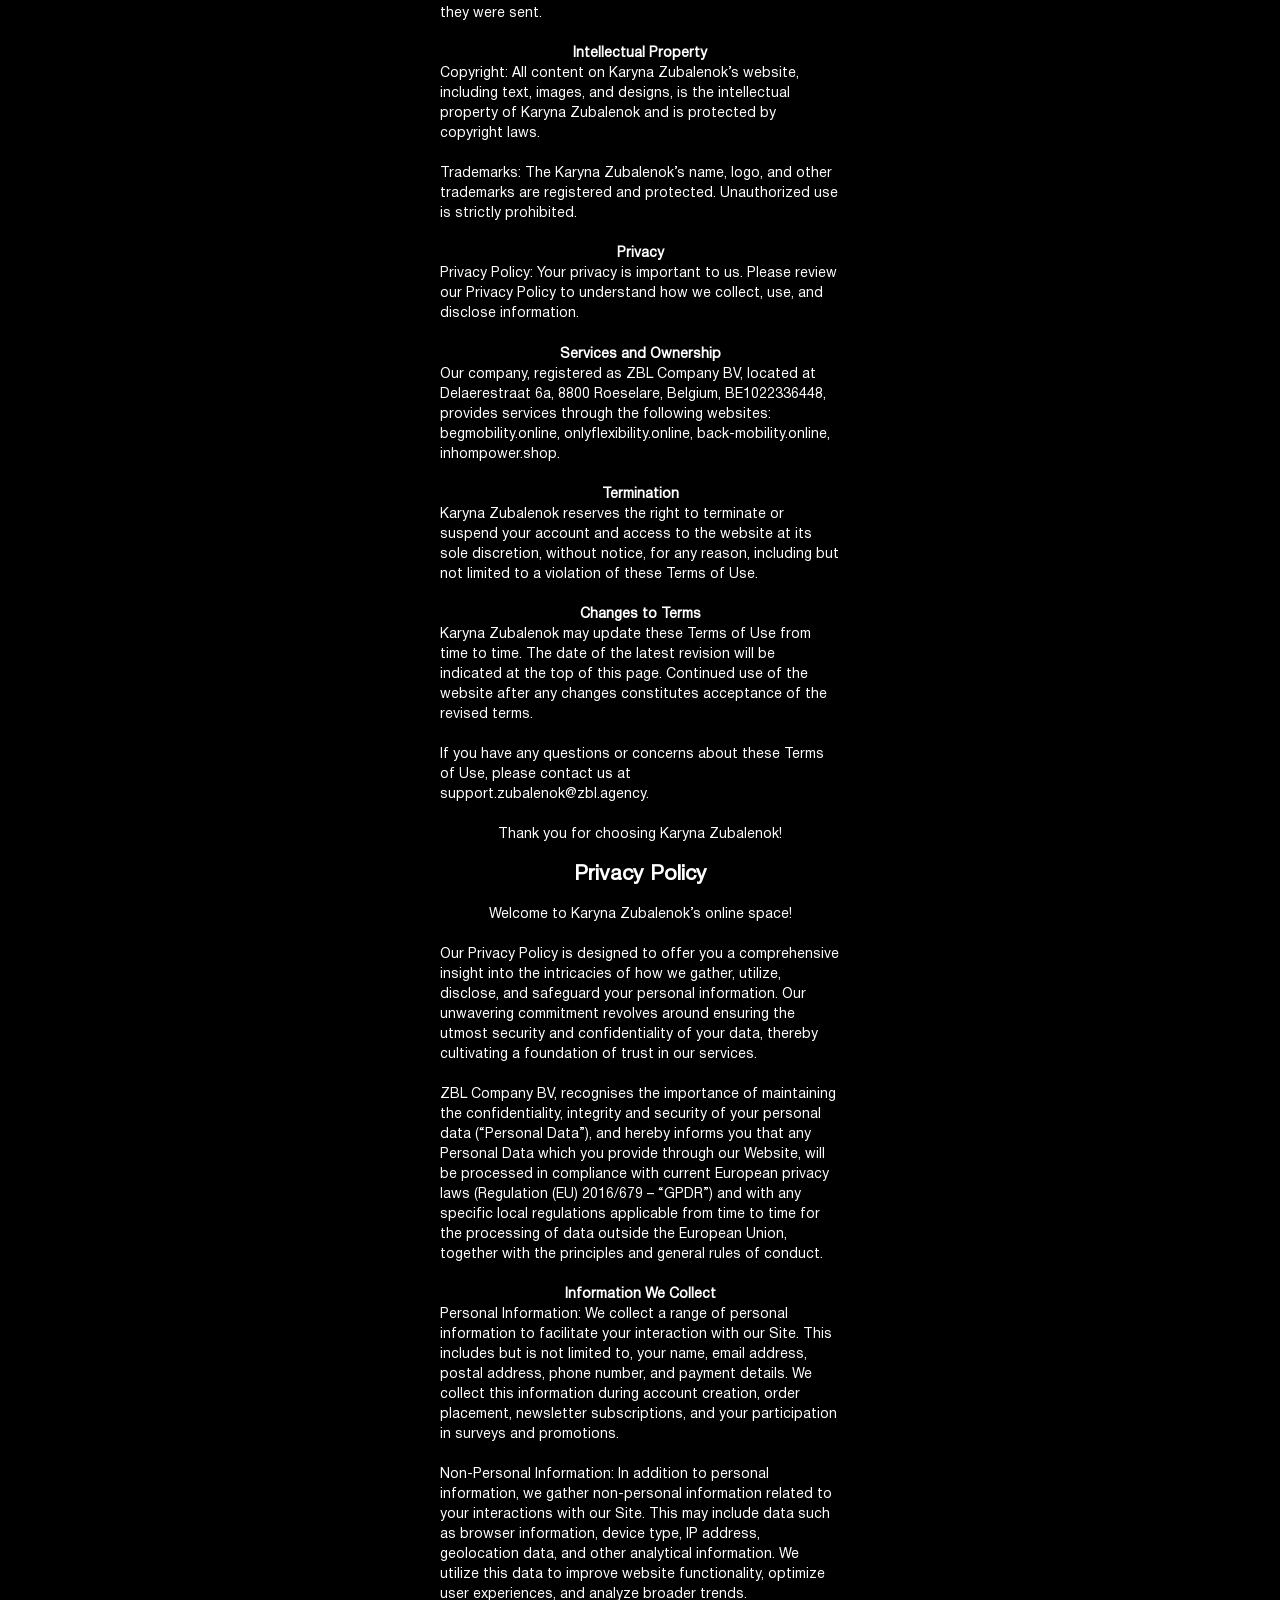
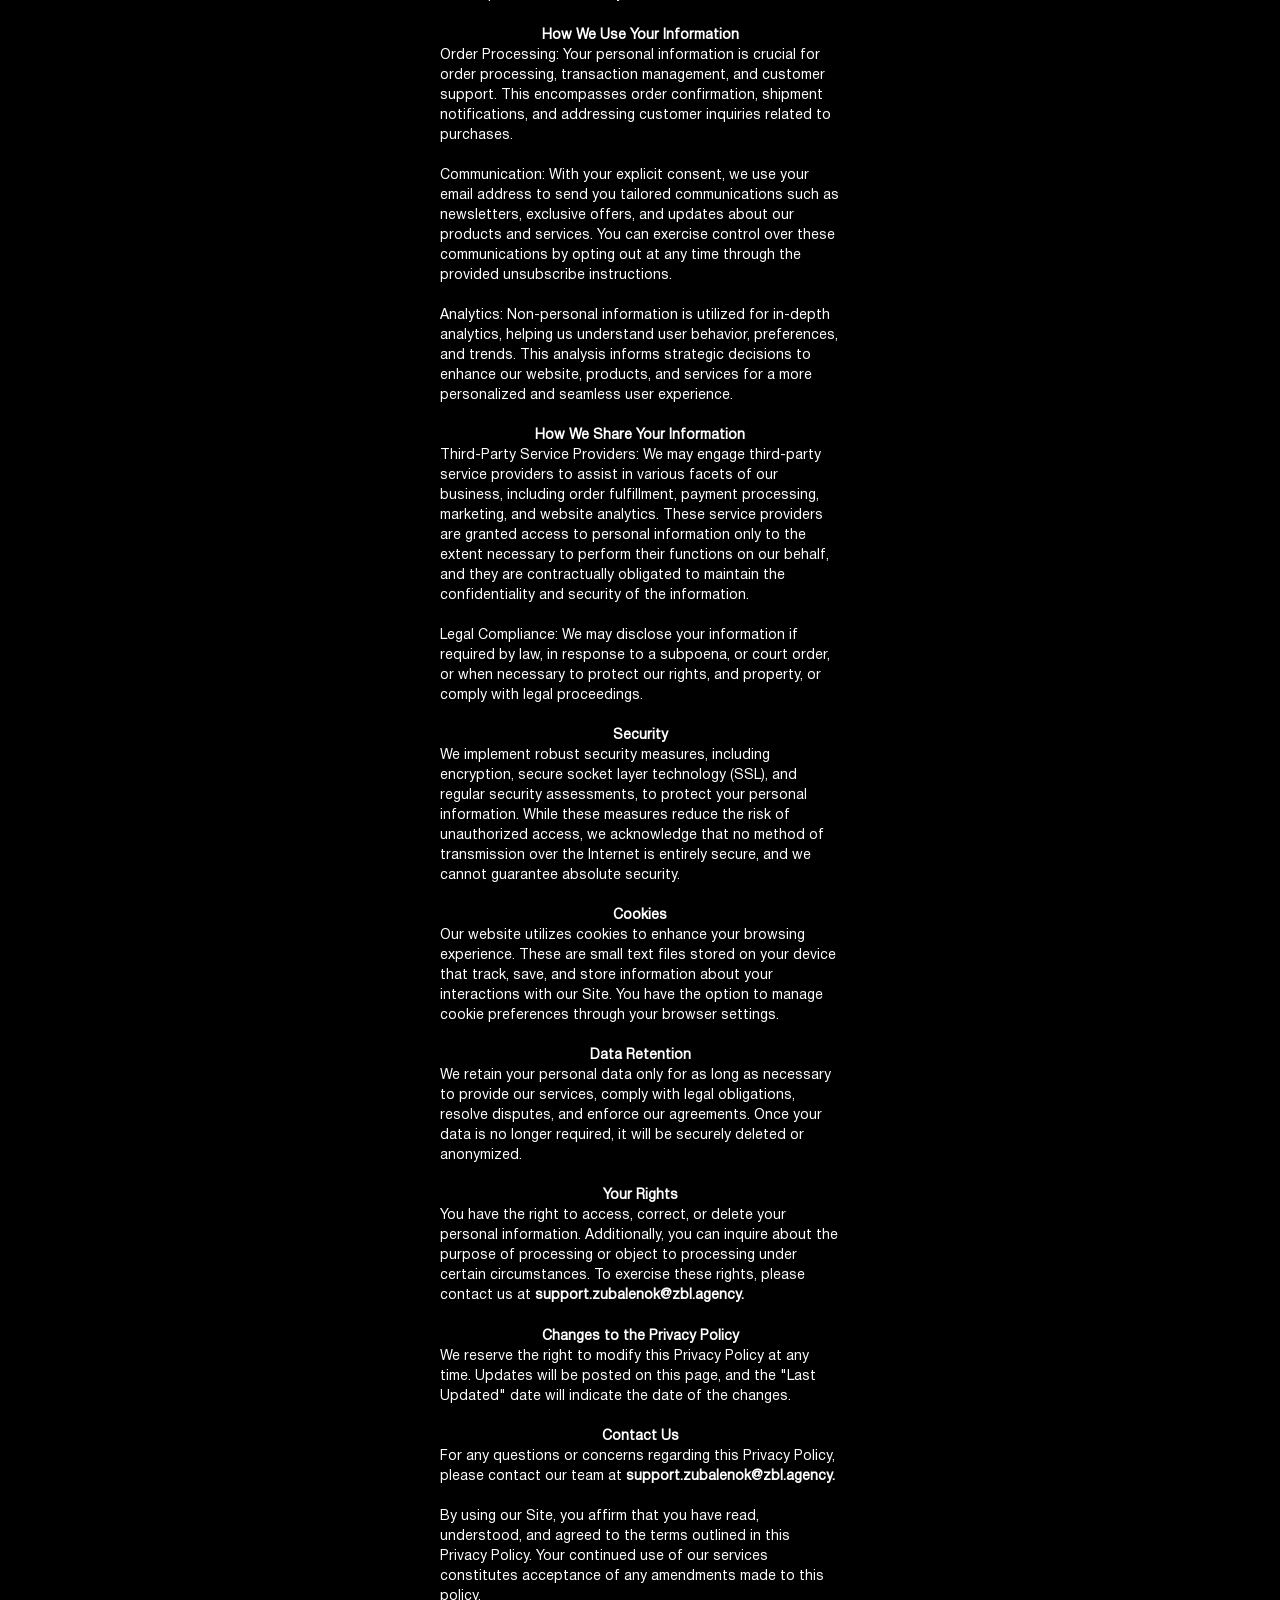
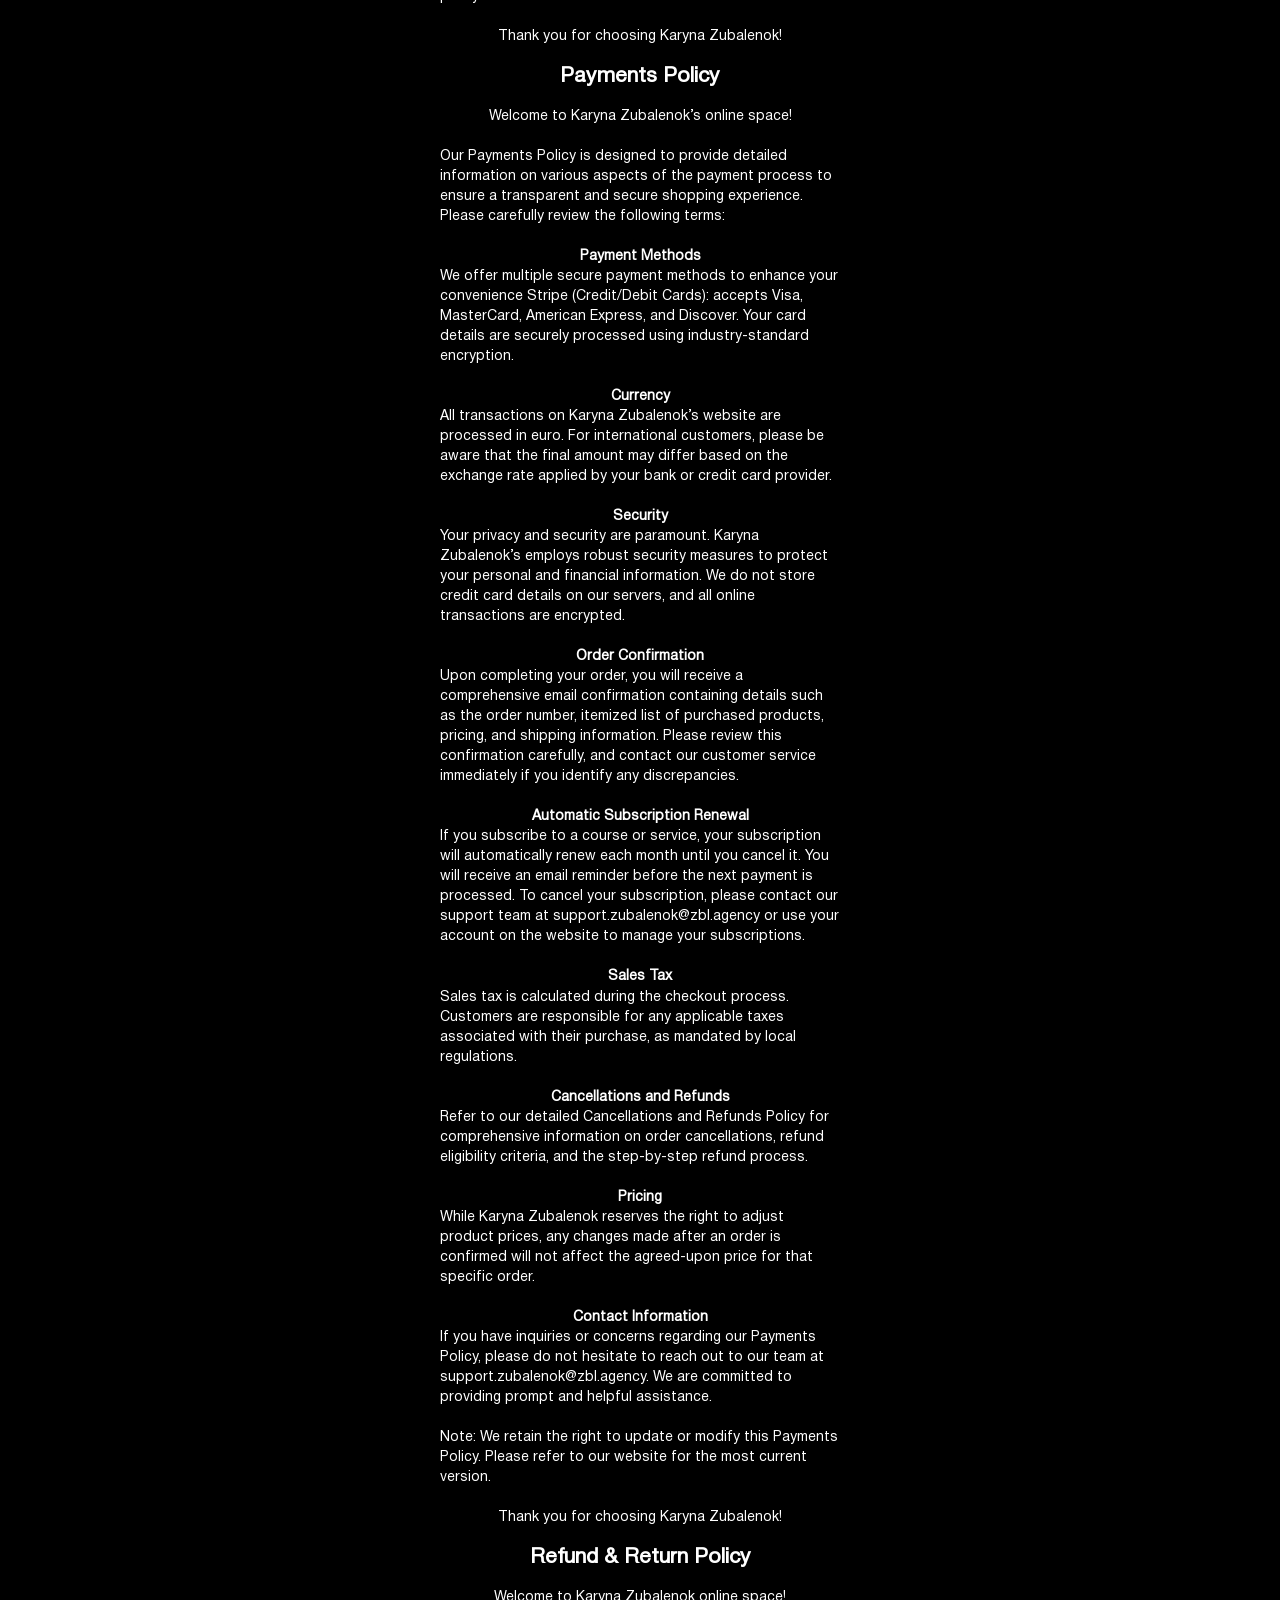
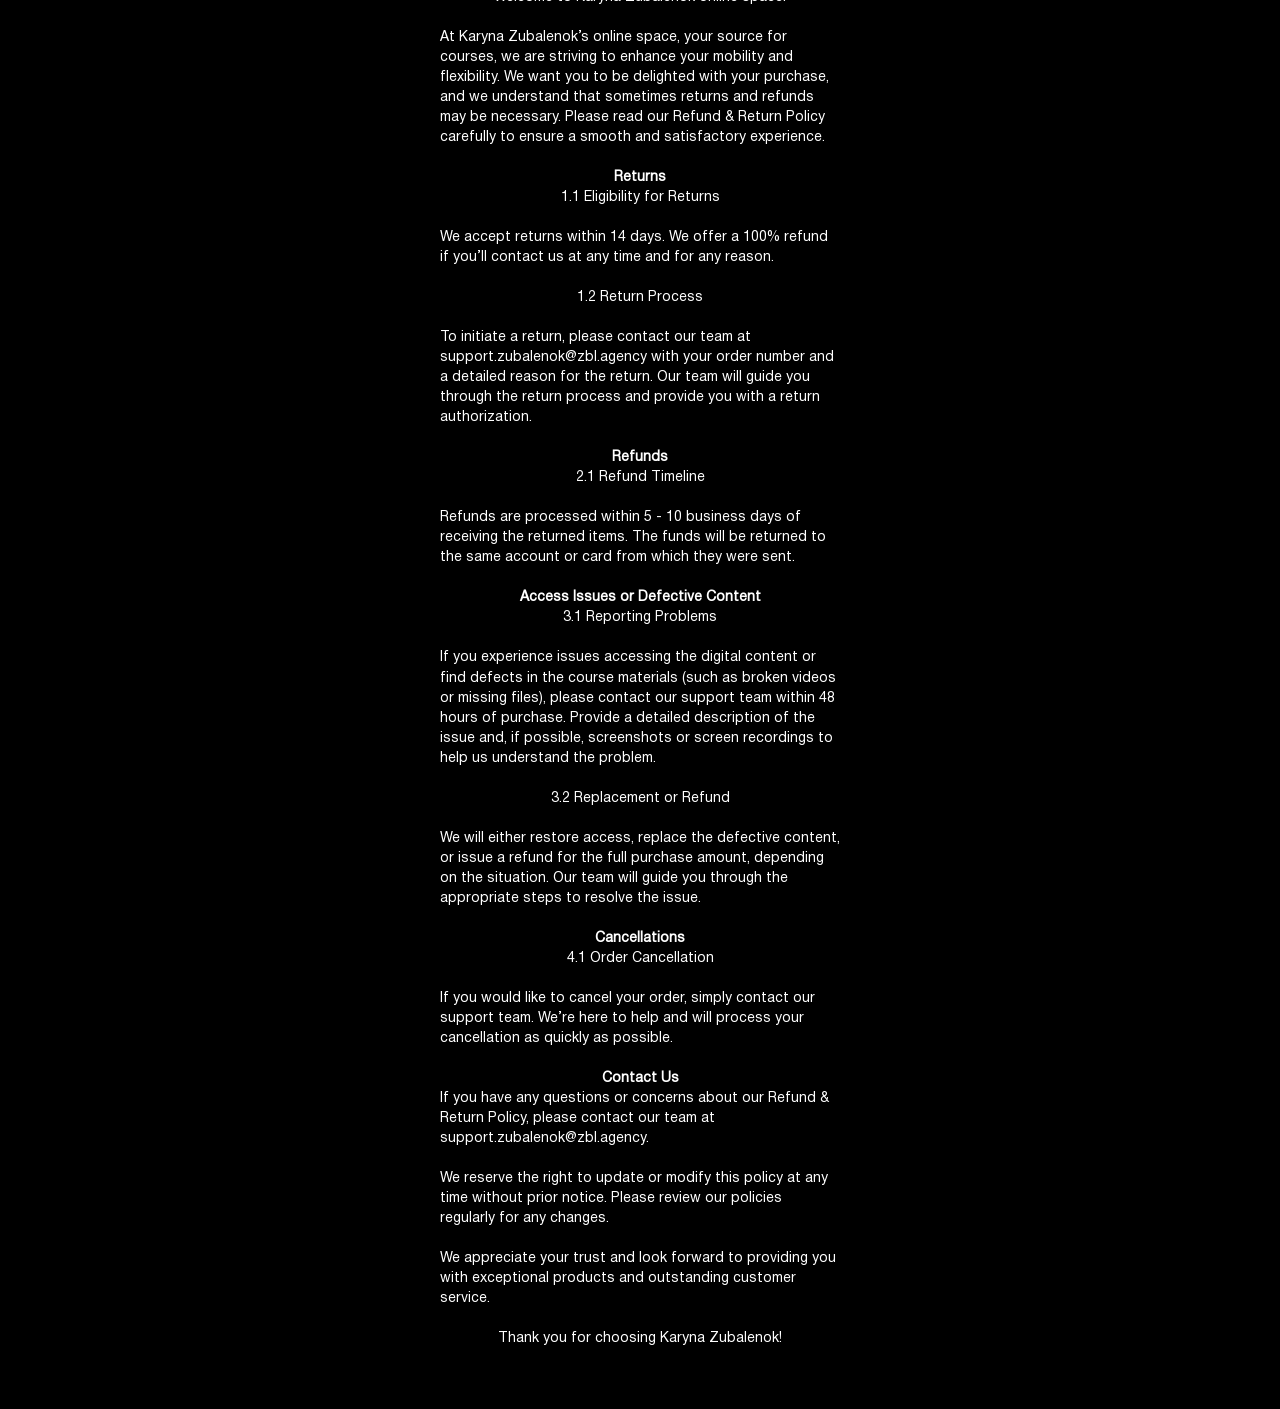
<file: thankyoupage/policy/index.html>
<!DOCTYPE html>
<html lang="en">
<head>
    <meta charset="UTF-8">
    <meta name="viewport" content="width=device-width, initial-scale=1.0">
    <link href="https://fonts.googleapis.com/css2?family=Montserrat:wght@250;300;400;500;700&display=swap"
        rel="stylesheet">
    <link href="https://fonts.googleapis.com/css2?family=Forum&display=swap" rel="stylesheet">
    <link rel="stylesheet" href="css/style.css">
    <link rel="stylesheet" href="css/fonts.css">
    <title>Privacy Policy and User Agreement</title>

</head>
<body> 
    <div class="selection">
        <div class="head">
<h2>Terms of Use</h2><br>

<p>Welcome to Karyna Zubalenok’s online space, your source for courses, created to enhance your mobility and flexibility. Before you start exploring, 
please take a moment to read and agree to our straightforward Terms of Use. 
We appreciate your careful consideration.</p><br>
<p>Our services are provided by ZBL Company BV, a company registered in Belgium, with its registered office at Delaerestraat 6a, 8800 Roeselare, Belgium, BE1022336448.</p><br>
<p><strong>Acceptance of Terms</strong></p>
<p>By accessing or using Karyna Zubalenok’s website, you acknowledge that you have read, understood, and agree to be bound by these Terms of Use. 
If you do not agree to these terms, please refrain from using our website.</p><br>

<p><strong>Use of the Website</strong></p>
<p>Eligibility: You must be at least 18 years old to use this website. By using the website, you confirm 
that you are 18 years of age or older.</p><br>

<p>Account Registration: To make a purchase, you may need to create an account. 
You are responsible for maintaining the confidentiality of 
your account information, including your password, and for all activity 
that occurs under your account.</p><br>

<p>User Content: You may submit reviews, comments, and other content. By submitting content, 
you grant Karyna Zubalenok a non-exclusive, royalty-free, perpetual, irrevocable, and fully 
sublicensable right to use, reproduce, modify, adapt, publish, translate, create derivative 
works from, distribute, and display such content.</p><br>

<p><strong>Product Information</strong></p>

<p>Exclusive product: Karyna Zubalenok offers exclusive courses. All images, descriptions, 
and specifications are provided for informational purposes only.</p><br>

<p>Pricing: All prices are in Euro and are subject to change without notice. Karyna Zubalenok 
reserves the right to modify, suspend, or discontinue the sale of any product at any time.</p><br>

<p>Limited Editions: Some items may be offered in limited quantities, and availability is not 
guaranteed. Karyna Zubalenok reserves the right to limit the quantity of items purchased per 
person or per order.</p><br>

<p><strong>Ordering and Payments</strong></p>

<p>Order Confirmation: Once you place an order, you will receive an email confirmation. This confirmation 
does not constitute acceptance of your order but serves as acknowledgment of receipt.</p><br>

<p>Payment: Payment is required at the time of purchase. We accept Stripe (Mastercard, Visa, American Express, 
Discover, and all transactions are processed securely.</p><br>

<p>Cancellation: Orders may be canceled within 24 hours of placement. After this period, cancellations may not 
be possible, and the standard return policy applies.</p><br>

<p><strong>Shipping and Delivery</strong></p>
<p>Shipping Policies: Karyna Zubalenok’s course is  a digital product, so there is no shipping involved - 
you can start learning online immediately.</p><br>

<p><strong>Returns and Exchanges</strong></p>
<p>Return Policy: Karyna Zubalenok accepts returns.  You can contact us at any time and for any reason, and 
we will refund you your money. We offer a 100% refund if the customer contacts us within 14 days.</p><br>

<p>Refund Processing: Refunds are processed within 5 - 10 business days of receiving the 
returned items. The funds will be returned to the same account or card from which they were sent.</p><br>

<p><strong>Intellectual Property</strong></p>

<p>Copyright: All content on Karyna Zubalenok’s website, including text, images, 
and designs, is the intellectual property of Karyna Zubalenok and is protected by copyright laws.</p><br>

<p>Trademarks: The Karyna Zubalenok’s name, logo, 
and other trademarks are registered and protected. Unauthorized use is strictly prohibited.</p><br>

<p><strong>Privacy</strong></p>

<p>Privacy Policy: Your privacy is important to us. Please review our Privacy Policy to 
understand how we collect, use, and disclose information.</p><br>

<p><strong>Services and Ownership</strong></p>

<p>Our company, registered as ZBL Company BV, located at Delaerestraat 6a, 8800 Roeselare, Belgium, 
BE1022336448, provides services through the following websites: begmobility.online, onlyflexibility.online, 
back-mobility.online, inhompower.shop.</p><br>

<p><strong>Termination</strong></p>

<p>Karyna Zubalenok reserves the right to terminate or suspend your account and access to the 
website at its sole discretion, without notice, for any reason, including but not limited to a 
violation of these Terms of Use.</p><br>

<p><strong>Changes to Terms</strong></p>

<p>Karyna Zubalenok may update these Terms of Use from time to time. The date of the latest 
revision will be indicated at the top of this page. Continued use of the website after any 
changes constitutes acceptance of the revised terms.</p><br>

<p>If you have any questions or concerns about these Terms of Use, please contact us at 
support.zubalenok@zbl.agency.</p><br>

<p>Thank you for choosing Karyna Zubalenok!</p><br>

<h2>Privacy Policy</h2><br>

<p>Welcome to Karyna Zubalenok’s online space!</p><br>

<p>Our Privacy Policy is designed to offer you a comprehensive insight into the intricacies 
of how we gather, utilize, disclose, and safeguard your personal information. Our unwavering 
commitment revolves around ensuring the utmost security and confidentiality of your data, thereby 
cultivating a foundation of trust in our services.</p><br>

<p>ZBL Company BV, recognises the importance of maintaining the confidentiality, integrity and 
security of your personal data (“Personal Data”), and hereby informs you that any Personal Data 
which you provide through our Website, will be processed in compliance with current European 
privacy laws (Regulation (EU) 2016/679 – “GPDR”) and with any specific local regulations 
applicable from time to time for the processing of data outside the European Union, together 
with the principles and general rules of conduct.</p><br>

<p><strong>Information We Collect</strong></p>

<p>Personal Information:
We collect a range of personal information to facilitate your interaction with our Site. 
This includes but is not limited to, your name, email address, postal address, phone number, 
and payment details. We collect this information during account creation, order placement, 
newsletter subscriptions, and your participation in surveys and promotions.</p><br>
<p>Non-Personal Information:
In addition to personal information, we gather non-personal information related to your 
interactions with our Site. This may include data such as browser information, device type, 
IP address, geolocation data, and other analytical information. We utilize this data to improve 
website functionality, optimize user experiences, and analyze broader trends.</p><br>

<p><strong>How We Use Your Information</strong></p>
<p>Order Processing:
Your personal information is crucial for order processing, transaction management,
 and customer support. This encompasses order confirmation, shipment notifications, 
 and addressing customer inquiries related to purchases.
</p><br>

<p>Communication:
With your explicit consent, we use your email address to send you tailored communications 
such as newsletters, exclusive offers, and updates about our products and services. 
You can exercise control over these communications by opting out at any time through the 
provided unsubscribe instructions.
</p><br>

<p>Analytics:
Non-personal information is utilized for in-depth analytics, helping us understand user behavior, 
preferences, and trends. This analysis informs strategic decisions to enhance our website, products, 
and services for a more personalized and seamless user experience.</p><br>

<p><strong>How We Share Your Information</strong></p>

<p>Third-Party Service Providers:
We may engage third-party service providers to assist in various facets of our business, 
including order fulfillment, payment processing, marketing, and website analytics. These service 
providers are granted access to personal information only to the extent necessary to perform their 
functions on our behalf, and they are contractually obligated to maintain the confidentiality and 
security of the information.</p><br>

<p>Legal Compliance:
We may disclose your information if required by law, in response to a subpoena, or court order, 
or when necessary to protect our rights, and property, or comply with legal proceedings.</p><br>

<p><strong>Security</strong></p>
<p>We implement robust security measures, including encryption, secure socket layer technology (SSL), 
and regular security assessments, to protect your personal information. While these measures reduce 
the risk of unauthorized access, we acknowledge that no method of transmission over the Internet is 
entirely secure, and we cannot guarantee absolute security.</p><br>

<p><strong>Cookies</strong></p>
<p>Our website utilizes cookies to enhance your browsing experience. These are small text files 
stored on your device that track, save, and store information about your interactions with our Site. 
You have the option to manage cookie preferences through your browser settings.</p><br>

<p><strong>Data Retention</strong></p>
<p>We retain your personal data only for as long as necessary to provide our services, comply 
with legal obligations, resolve disputes, and enforce our agreements. Once your data is no longer 
required, it will be securely deleted or anonymized.</p><br>

<p><strong>Your Rights</strong></p>
<p>You have the right to access, correct, or delete your personal information. Additionally,
you can inquire about the purpose of processing or object to processing under certain circumstances. 
To exercise these rights, please contact us at <b>support.zubalenok@zbl.agency.</b></p><br>

<p><strong>Changes to the Privacy Policy</strong></p>
<p>We reserve the right to modify this Privacy Policy at any time. Updates will be posted on this page, and the 
"Last Updated" date will indicate the date of the changes.</p><br>

<p><strong>Contact Us</strong></p>
<p>For any questions or concerns regarding this Privacy Policy, please contact our team at 
<b>support.zubalenok@zbl.agency.</b></p><br>

<p>By using our Site, you affirm that you have read, understood, and agreed to the terms 
outlined in this Privacy Policy. Your continued use of our services constitutes acceptance of 
any amendments made to this policy.</p><br>

<p>Thank you for choosing Karyna Zubalenok!</p><br>

<h2>Payments Policy</h2><br>

<p>Welcome to Karyna Zubalenok’s online space!</p><br>
<p>Our Payments Policy is designed to provide detailed information on various aspects of 
the payment process to ensure a transparent and secure shopping experience. Please carefully 
review the following terms:</p><br>

<p><strong>Payment Methods</strong></p>
<p>We offer multiple secure payment methods to enhance your convenience Stripe (Credit/Debit Cards): 
accepts Visa, MasterCard, American Express, and Discover. Your card details are securely processed 
using industry-standard encryption.</p><br>

<p><strong>Currency</strong></p>
<p>All transactions on Karyna Zubalenok’s website are processed in euro. For international customers, 
please be aware that the final amount may differ based on the exchange rate applied by your bank or 
credit card provider.</p><br>

<p><strong>Security</strong></p>
<p>Your privacy and security are paramount. Karyna Zubalenok’s employs robust security measures to 
protect your personal and financial information. We do not store credit card details on our servers, 
and all online transactions are encrypted.</p><br>

<p><strong>Order Confirmation</strong></p>
<p>Upon completing your order, you will receive a comprehensive email confirmation containing 
details such as the order number, itemized list of purchased products, pricing, and shipping 
information. Please review this confirmation carefully, and contact our customer service 
immediately if you identify any discrepancies.</p><br>

<p><strong>Automatic Subscription Renewal</strong></p>
<p>If you subscribe to a course or service, your subscription will automatically renew each month 
until you cancel it. You will receive an email reminder before the next payment is processed. 
To cancel your subscription, please contact our support team at support.zubalenok@zbl.agency  
or use your account on the website to manage your subscriptions.</p><br>

<p><strong>Sales Tax</strong></p>
<p>Sales tax is calculated during the checkout process. Customers are responsible for any 
applicable taxes associated with their purchase, as mandated by local regulations.</p><br>

<p><strong>Cancellations and Refunds</strong></p>
<p>Refer to our detailed Cancellations and Refunds Policy for comprehensive information on order 
cancellations, refund eligibility criteria, and the step-by-step refund process.</p><br>

<p><strong>Pricing</strong></p>
<p>While Karyna Zubalenok reserves the right to adjust product prices, any changes made after an order
 is confirmed will not affect the agreed-upon price for that specific order.</p><br>
 
<p><strong>Contact Information</strong></p>
<p>If you have inquiries or concerns regarding our Payments Policy, please do not hesitate to reach out 
 to our team at support.zubalenok@zbl.agency. We are committed to providing prompt and helpful 
 assistance.</p><br>
 
 <p>Note: We retain the right to update or modify this Payments Policy. Please refer to our website for 
  the most current version.</p><br>
  
<p>Thank you for choosing Karyna Zubalenok!</p><br>

<h2>Refund & Return Policy</h2><br>

<p>Welcome to Karyna Zubalenok online space!</p><br>
<p>At Karyna Zubalenok’s online space, your source for courses, we are striving to enhance your 
mobility and flexibility. We want you to be delighted with your purchase, and we understand that 
sometimes returns and refunds may be necessary. Please read our Refund & Return Policy carefully 
to ensure a smooth and satisfactory experience.</p><br>

<p><strong>Returns</strong></p>

<p>1.1 Eligibility for Returns</p><br>
<p>We accept returns within 14 days. We offer a 100% refund if you’ll contact us at any 
time and for any reason.</p><br>

<p>1.2 Return Process</p><br>
<p>To initiate a return, please contact our team at support.zubalenok@zbl.agency with your 
order number and a detailed reason for the return. Our team will guide you through the return 
process and provide you with a return authorization.</p><br>

<p><strong>Refunds</strong></p>
<p>2.1 Refund Timeline</p><br>
<p>Refunds are processed within 5 - 10 business days of receiving the returned items. The funds will be 
returned to the same account or card from which they were sent.</p><br>

<p><strong>Access Issues or Defective Content</strong></p>
<p>3.1 Reporting Problems</p><br>
<p>If you experience issues accessing the digital content or find defects in the course materials 
(such as broken videos or missing files), please contact our support team within 48 hours of purchase. 
Provide a detailed description of the issue and, if possible, screenshots or screen recordings to 
help us understand the problem.</p><br>
<p>3.2 Replacement or Refund</p><br>
<p>We will either restore access, replace the defective content, or issue a refund for the full 
purchase amount, depending on the situation. Our team will guide you through the appropriate steps 
to resolve the issue.</p><br>

<p><strong>Cancellations</strong></p>
<p>4.1 Order Cancellation</p><br>
<p>If you would like to cancel your order, simply contact our support team. We’re here to help and will 
process your cancellation as quickly as possible.</p><br>

<p><strong>Contact Us</strong></p>
<p>If you have any questions or concerns about our Refund & Return Policy, please contact our team at 
support.zubalenok@zbl.agency.</p><br>
<p>We reserve the right to update or modify this policy at any time without prior notice. Please review our 
policies regularly for any changes.</p><br>
<p>We appreciate your trust and look forward to providing you with exceptional products and outstanding customer 
service.</p><br>
<p>Thank you for choosing Karyna Zubalenok!</p><br>

</body>
</html>
</file>
<file: css/fonts.css>
@font-face {
    font-family: 'LeagueGothic';
    src: url('../fonts/LeagueGothic-Regular.woff') format('woff2');
    font-weight: 600;
    font-style: normal;
}

@font-face {
    font-family: 'SourceSans3-Regular';
    src: url('../fonts/SourceSans3-Regular.ttf') format('truetype');
    font-weight: 600;
    font-style: normal;
}

@font-face {
    font-family: 'SourceSans3-Medium';
    src: url('../fonts/SourceSans3-Medium.ttf') format('truetype');
    font-weight: 600;
    font-style: normal;
}

@font-face {
    font-family: 'SourceSans3-Bold';
    src: url('../fonts/SourceSans3-Bold.ttf') format('truetype');
    font-weight: 600;
    font-style: normal;
}
</file>
<file: css/nullStyle.css>
/* =========================
   1. Box sizing
   ========================= */
*,
*::before,
*::after {
  box-sizing: border-box;
}

/* =========================
   2. Remove default margins
   ========================= */
* {
  margin: 0;
  padding: 0;
}

/* =========================
   3. HTML & body defaults
   ========================= */
html {
  height: 100%;
  -webkit-text-size-adjust: 100%;
  scroll-behavior: smooth;
}

body {
  min-height: 100%;
  background-color: #000000;
  line-height: 1.5;
  margin: 0;
  font-family: 'SourceSans3-Regular';
  padding: 0;
  text-rendering: optimizeSpeed;
  -webkit-font-smoothing: antialiased;
}

.mainTitle{
  font-family: 'LeagueGothic';
  font-weight: 400;
  font-size: 33px;
  line-height: 144%;
  text-transform: uppercase;
  text-align: center;
  color: #fff;
  margin-bottom: 20px;
}


.mainTitle span{
background: linear-gradient(43deg, #0db3e1 0%, #21e9cd 100%);
background-clip: text;
-webkit-background-clip: text;
-webkit-text-fill-color: transparent;
}

.wrapper{
    width: 100%;
    overflow: hidden;
    max-width: 440px;
    margin: 0 auto;
}

@media(min-width: 800px){

  .mainText{
    font-size: 1.2vw;
  }
}

/* =========================
   4. Media elements
   ========================= */
img,
picture,
video,
canvas,
svg {
  display: block;
  max-width: 100%;
  height: auto;
}

/* =========================
   5. Forms
   ========================= */
input,
button,
textarea,
select {
  font: inherit;
  color: inherit;
  background: none;
  border: none;
  outline: none;
}

button {
  cursor: pointer;
  font-family: 'SourceSans3-Bold';
}

textarea {
  resize: vertical;
}

/* =========================
   6. Links
   ========================= */
a {
  color: inherit;
  text-decoration: none;
  font-family: 'SourceSans3-Regular';
}

/* =========================
   7. Lists
   ========================= */
ul,
ol {
  list-style: none;
}

/* =========================
   8. Headings & text
   ========================= */
  h1{
    font-size: inherit;
    font-weight: inherit;
    font-family: 'LeagueGothic';
  }
 h2, h3, h4, h5, h6 {
  font-size: inherit;
  font-weight: inherit;
  font-family: 'LeagueGothic';
}


span{
  font-family: 'SourceSans3-Regular';
}

p {
  overflow-wrap: break-word;
  font-family: 'SourceSans3-Regular';
}

/* =========================
   9. Tables
   ========================= */
table {
  border-collapse: collapse;
  border-spacing: 0;
}

/* =========================
   10. Accessibility & UX
   ========================= */
:focus-visible {
  outline: 2px solid currentColor;
  outline-offset: 2px;
}

/* =========================
   11. Reduced motion
   ========================= */
@media (prefers-reduced-motion: reduce) {
  *,
  *::before,
  *::after {
    animation-duration: 0.01ms !important;
    animation-iteration-count: 1 !important;
    transition-duration: 0.01ms !important;
    scroll-behavior: auto !important;
  }
}
</file>
<file: css/main-3.css>
.s1 {
    width: 440px;
    height: 800px;
    position: relative;
    background: #000000;
    overflow: hidden;
    margin: 0 auto;
    box-sizing: border-box;

    background-image: url(../images/n-fon.webp);
    background-repeat: no-repeat;
    background-size: cover;
  }

  /* Розмитий декоративний фон з оригінального коду */
  .s1-blur-shape {
    width: 239px;
    height: 239px;
    left: 170px;
    top: 348px;
    position: absolute;
    background: #3E1322;
    box-shadow: 90px 90px 90px;
    border-radius: 9999px;
    filter: blur(45px);
    z-index: 0;
    opacity: 0.99;
  }


  /* Верхня червона смужка */
  .s1-top-banner {
    position: absolute;
    top: 41px;
    left: 0;
    width: 100%;
    padding: 5px 0;
    background: linear-gradient(90deg, #BA022F 0%, #D00839 100%);
    display: flex;
    justify-content: center;
    align-items: center;
    z-index: 10;
  }
  .s1-top-banner-text {
    color: #FFFFFF;
    font-size: 16.5px;
    font-weight: 500;
    line-height: 20px;
    text-transform: uppercase;
  }

  /* Плашка з датою */
  .s1-date-badge {
    position: absolute;
    top: 40px;
    left: 50%;
    transform: translateX(-50%);
    width: 200px;
    padding: 5px 12px;
    background: rgba(255, 255, 255, 0.10);
    box-shadow: 0px 4px 8px rgba(0, 0, 0, 0.15);
    border-radius: 100px;
    border: 1px solid #EB94A9;
    display: flex;
    justify-content: center;
    align-items: center;
    gap: 12px;
    z-index: 10;
    box-sizing: border-box;
  }
  .s1-img-block-calendar {
    display: flex;
    align-items: center;
  }
  .s1-img-block-calendar img {
    height: 16px;
    min-width: 16px;
    display: block;
  }
  .s1-date-text {
    color: #EB94A9;
    font-size: 14.5px;
    font-weight: 400;
    text-transform: uppercase;
    white-space: nowrap;
  }

  /* Заголовки */
  .s1-title-main {
    position: absolute;
    top: 90px;
    left: 0;
    width: 100%;
    font-family: 'LeagueGothic';
    text-align: center;
    color: #FFF3F6;
    font-size: 80px;
    font-weight: 400;
    text-transform: uppercase;
    line-height: 90px;
    z-index: 10;
  }
  .s1-title-sub {
    position: absolute;
    top: 173px;
    left: 0;
    width: 100%;
    font-family: 'LeagueGothic';
    text-align: center;
    color: #FFF3F6;
    font-size: 30px;
    font-weight: 400;
    text-transform: uppercase;
    line-height: 53px;
    z-index: 10;
  }

   .s1-title-sub-2 {
    position: absolute;
    top: 230px;
    left: 0;
    width: 100%;
    text-align: center;
    color: #FFF3F6;
    font-size: 16px;
    font-weight: 400;
    z-index: 10;
  }

  /* Підпис (зображення) */
  .s1-img-block-signature {
    position: absolute;
    top: 267px;
    left: 0;
    width: 100%;
    display: flex;
    justify-content: center;
    z-index: 10;
  }
  .s1-img-block-signature img {
    height: 34px;
    display: block;
  }

  /* Підзаголовок */
  .s1-subtitle {
    position: absolute;
    top: 328px;
    left: 0;
    width: 100%;
    text-align: center;
    color: #FFF3F6;
    font-size: 16.5px;
    font-weight: 600;
    line-height: 19px;
    z-index: 10;
  }

  /* Нижня частина контенту (Ціни, текст, кнопка, іконки) */
  .s1-bottom-group {
    position: absolute;
    top: 270px;
    left: 0;
    width: 100%;
    padding: 0 25px;
    box-sizing: border-box;
    display: flex;
    flex-direction: column;
    align-items: center;
    gap: 23px;
    z-index: 10;
  }

  /* Блок з цінами */
  .s1-pricing-row {
    display: flex;
    justify-content: center;
    align-items: center;
    gap: 6px;
    width: 100%;
  }
  .s1-price-box {
    padding: 8px 14px;
    border-radius: 12px;
    display: flex;
    justify-content: center;
    height: 112px;
    flex-direction: column;
    align-items: center;
    gap: 5px;
    flex: 1;
    box-sizing: border-box;
  }
  .n-karina{
    position: absolute;
    height: 440px;
    width: 100%;
    margin-top: -120px;
    pointer-events: none;
    object-fit: contain;
    top: 10px;
  }
  .s1-price-gray {
    background: rgba(168.45, 168.45, 168.45, 0.21);
  }
  .s1-price-red {
    background: linear-gradient(149.26deg, #ff9bc4 -22.79%, #eb4d8f 85.46%);
  }
  .s1-price-label {
    display: flex;
    flex-direction: column;
    justify-content: center;
  }
  .s1-price-label-gray span {
    color: #BDBDBD;
    font-size: 16.5px;
    text-align: left;
    font-weight: 600;
    line-height: 19px;
  }
  .s1-price-label-red span {
    color: #FFFFFF;
    text-align: left;
    font-size: 16.5px;
    font-weight: 600;
    line-height: 19px;
  }
  .s1-price-val-gray {
    color: #BDBDBD;
    font-size: 51px;
    font-weight: 400;
    line-height: 59px;
    text-decoration: line-through;
    text-decoration-thickness: 3px;
  }
  .s1-price-val-red {
    color: #FFFFFF;
    font-size: 51px;

    font-weight: 400;
    line-height: 59px;
  }

  .s1-price-val-gray svg,
  .s1-price-val-red svg{
    width: 24px;
    height: 37px;
  }

  .s25-price-val svg{
    width: 21px;
    height: 32px;
  }

  .s25-price-val2 svg{
    width: 12px;
    height: 19px;
  }

  @media (max-width: 440px) {
  .s1-price-val-gray svg,
  .s1-price-val-red svg {
    width: 5.455vw !important;
    height: 8.409vw !important;
  }

  .s25-price-val svg {
    width: 4.773vw !important;
    height: 7.273vw !important;
  }

  .s25-price-val2 svg {
    width: 2.727vw !important;
    height: 4.318vw !important;
  }
}

  /* Нижній текст */
  .s1-desc-text {
    text-align: center;
    color: #E6889F;
    font-size: 20.5px;
    margin-top: 130px;
    position: relative;
    z-index: 9;
    font-weight: 400;
    line-height: 20px;
  }
  .s1-bold-white {
    color: #FFFFFF;
    font-weight: 700;
  }

  /* Кнопка */
  .s1-cta-wrapper {
    width: 100%;
    height: 82px;
  }
  .s1-cta-btn {
    width: 100%;
    height: 100%;
    background: linear-gradient(90deg, #fb3f8c 0%, #f5277c 100%);
    border-radius: 24px;
    display: flex;
    font-family: 'SourceSans3-Bold';
    justify-content: center;
    align-items: center;
    color: #FFFFFF;
    font-size: 26.5px;
    font-weight: 900;
    text-transform: uppercase;
    letter-spacing: 2.1px;
  }

  /* Іконки з перевагами */
  .s1-features-row {
    width: 100%;
    display: flex;
    justify-content: space-between;
    align-items: center;
    margin-top: -20px;
  }
  .s1-feature-item {
    display: flex;
    align-items: center;
    gap: 8px;
  }
  
  /* Спрайт іконок. Обрізаємо img16.webp на три різні іконки */
  .s1-img-block-icon {
    width: 20px;
    height: 20px;
    overflow: hidden;
    border-radius: 100px;
    display: flex;
    align-items: center;
    justify-content: center;
  }
  .s1-icon-img {
    width: 20px;
    height: 20px;
    object-fit: cover;
  }
  .s1-img-feat-1 { object-position: 0% 50%; }
  .s1-img-feat-2 { object-position: 50% 50%; }
  .s1-img-feat-3 { object-position: 100% 50%; }

  .s1-feature-text {
    color: #FFFFFF;
    font-size: 14.5px;
    font-weight: 400;
    line-height: 15px;
  }




  .s9 {
    width: 440px;
    background: #090606;
    display: flex;
    flex-direction: column;
    align-items: center;
    padding: 40px 24px;
    box-sizing: border-box;
    margin: 0 auto;
    overflow: hidden;
  }

  /* Заголовок */
  .s9-header {
    width: 100%;
    display: flex;
    flex-direction: column;
    align-items: center;
    text-align: center;
  }

  .s9-title {
    margin: 0;
    display: flex;
    flex-direction: column;
    align-items: center;
  }

  .s9-title-red {
    color: #f880b2;
    font-size: 48px;
    font-family: 'LeagueGothic';
    font-weight: 400;
    text-transform: uppercase;
    line-height: 48px;
    letter-spacing: 0.96px;
  }

  .s9-title-white {
    color: #FFFFFF;
    font-size: 48px;
    font-family: 'LeagueGothic';
    font-weight: 400;
    text-transform: uppercase;
    line-height: 48px;
    letter-spacing: 0.96px;
  }

  /* Ілюстрація з курсами */
  .s9-hero-img {
    min-width: 115%;
    display: flex;
    justify-content: center;
    align-items: center;
  }

  .s9-hero-img img {
    width: 100%;
    height: auto;
    display: block;
    object-fit: contain;
  }

  /* Список характеристик */
  .s9-list {
    width: 100%;
    display: flex;
    flex-direction: column;
    gap: 24px;
  }

  .s9-list-item {
    display: flex;
    align-items: center;
    gap: 14px;
    width: 100%;
  }

  /* Блок іконки */
  .s9-icon-wrapper {
    width: 32px;
    height: 32px;
    flex-shrink: 0;
    display: flex;
    justify-content: center;
    align-items: center;
  }

  .s9-icon-wrapper img {
    width: 100%;
    height: 100%;
    object-fit: contain;
    display: block;
  }

  /* Текст списку */
  .s9-item-text {
    flex: 1;
    display: flex;
    flex-direction: column;
  }

  .s9-item-heading {
    color: #E6889F;
    font-size: 17px;
    font-family: 'Source Sans 3', sans-serif;
    font-weight: 700;
    line-height: 1.2;
    margin-bottom: 2px;
  }

  .s9-item-heading span.s9-item-heading-sub {
    font-size: 16px;
  }

  .s9-item-desc {
    color: #FFFFFF;
    font-size: 16px;
    font-family: 'Source Sans 3', sans-serif;
    font-weight: 400;
    line-height: 1.2;
  }















.s2 {
    width: 440px;
    background: #090606;
    display: flex;
    flex-direction: column;
    align-items: center;
    padding: 50px 0 60px 0;
    box-sizing: border-box;
    margin: 0 auto;
    overflow: hidden;
  }

  /* Заголовок та підзаголовок */
  .s2-header {
    display: flex;
    flex-direction: column;
    align-items: center;
    gap: 14px;
    margin-bottom: 50px;
    width: 100%;
    padding: 0 20px;
    box-sizing: border-box;
  }

  .s2-title {
    color: #FFFFFF;
    font-size: 48px;
    font-family: 'LeagueGothic';
    font-weight: 400;
    text-transform: uppercase;
    line-height: 48px;
    letter-spacing: 0.96px;
    text-align: center;
  }

  .s2-subtitle {
    color: #FFFFFF;
    font-size: 20px;
    font-weight: 400;
    line-height: 24px;
    text-align: center;
  }

  /* Список карток */
  .s2-list {
    display: flex;
    flex-direction: column;
    width: 100%;
  }

  /* Спільні стилі для рядків */
  .s2-row {
    display: flex;
    align-items: center;
    width: 100%;
  }

  /* Текстові блоки */
  .s2-text {
    flex: 1;
    color: #FFFFFF;
    font-size: 18px;
    font-weight: 500;
    line-height: 1.4;
    box-sizing: border-box;
  }
  
  .s2-text-left {
    padding: 0 15px 0 35px;
  }

  .s2-text-right {
    padding: 0 35px 0 25px;
  }

  .s2-highlight {
    color: #E6889F;
    font-weight: 700;
  }

  /* Блоки з картинками */
  .s2-img-box {
    width: 180px;
    height: 135px;
    flex-shrink: 0;
    overflow: hidden;
    position: relative;
    background: #FFFFFF;
  }

  .s2-img-box img {
    width: 100%;
    height: 100%;
    object-fit: cover;
    display: block;
  }

  /* Закруглення для картинок справа */
  .s2-img-radius-right {
    border-radius: 24px 0 0 24px;
  }

  /* Закруглення для картинок зліва */
  .s2-img-radius-left {
    border-radius: 0 24px 24px 0;
  }



.s3 {
    width: 440px;
    background: #090606;
    display: flex;
    flex-direction: column;
    align-items: center;
    box-sizing: border-box;
    margin: 0 auto;
    overflow: hidden;
  }

  /* Секція гарантії */
  .s3-guarantee-section {
    width: 100%;
    padding: 40px 24px;
    box-sizing: border-box;
    display: flex;
    flex-direction: column;
  }

  .s3-guarantee-card {
    background: radial-gradient(ellipse 129.03% 55.45% at 53.12% 21.00%, rgba(255, 255, 255, 0.30) 0%, rgba(255, 255, 255, 0) 100%), 
                linear-gradient(230deg, #E7BF73 6%, #FFF2AF 46%, #D2B988 100%);
    border-radius: 12px;
    padding: 24px;
    display: flex;
    flex-direction: column;
    justify-content: center;
    align-items: center;
    gap: 14px;
    box-sizing: border-box;
  }

  .s3-guarantee-header {
    display: flex;
    align-items: center;
    gap: 14px;
  }

  .s3-shield-icon {
    width: 46px;
    height: 46px;
    background: #FFFFFF;
    border-radius: 50%;
    display: flex;
    justify-content: center;
    align-items: center;
    padding: 4px;
    box-sizing: border-box;
  }

  .s3-shield-icon img {
    width: 100%;
    height: 100%;
    object-fit: contain;
    display: block;
  }

  .s3-guarantee-title {
    font-family: 'LeagueGothic';
    color: #4D4837;
    font-size: 50px;
    text-transform: uppercase;
    line-height: 55px;
    margin: 0;
  }

  .s3-guarantee-text {
    text-align: center;
    display: flex;
    flex-direction: column;
    align-items: center;
  }

  .s3-guarantee-strong {
    font-family: 'SourceSans3-Bold';
    color: #4D4837;
    font-size: 16px;
    font-weight: 700;
    text-transform: uppercase;
    margin-bottom: 5px;
  }

  .s3-guarantee-p {
    color: #4D4837;
    font-size: 16px;
    font-weight: 400;
    line-height: 1.3;
    margin: 0;
  }

  /* Секція "What you get" */
  .s3-benefits-section {
    width: 100%;
    padding: 0 24px 40px 24px;
    box-sizing: border-box;
    display: flex;
    flex-direction: column;
    gap: 24px;
  }

  .s3-benefits-title {
    margin-bottom: 4px;
  }

  .s3-title-red {
    color: #f880b2;
    font-family: 'LeagueGothic';
    font-size: 48px;
    font-weight: 400;
    text-transform: uppercase;
    line-height: 48px;
    letter-spacing: 0.96px;
  }

  .s3-title-white {
    color: #FFFFFF;
    font-family: 'LeagueGothic';
    font-size: 48px;
    font-weight: 400;
    text-transform: uppercase;
    line-height: 48px;
    letter-spacing: 0.96px;
  }

  /* Червоний банер з телефонами */
  .s3-banner {
    position: relative;
    width: 100%;
    height: 74px;
    background: linear-gradient(149.26deg, #f01147 -11.37%, #b0002b 74.77%);
    border-radius: 24px;
    display: flex;
    align-items: center;
    margin-bottom: 6px;
  }

  .s3-banner-text {
    font-family: 'SourceSans3-Bold';
    width: 262px;
    padding-left: 18px;
    color: #FFFFFF;
    font-size: 16.5px;
    font-weight: 900;
    line-height: 1.2;
    box-sizing: border-box;
  }

  .s3-phones-img {
    position: absolute;
    right: 15px;
    top: -40px;
    height: 110px;
    z-index: 10;
  }

  /* Список переваг */
  .s3-list {
    display: flex;
    flex-direction: column;
    gap: 20px;
    width: 100%;
  }

  .s3-list-item {
    display: flex;
    align-items: center;
    gap: 14px;
    width: 100%;
  }

  .s3-list-num {
    width: 61px;
    color: #E6889F;
    font-size: 85px;
    font-weight: 400;
    font-family: 'LeagueGothic';
    opacity: 0.20;
    text-align: center;
    line-height: 1;
    flex-shrink: 0;
  }

  .s3-list-text {
    flex: 1;
    display: flex;
    flex-direction: column;
  }

  .s3-list-heading {
    color: #E6889F;
    font-family: 'SourceSans3-Bold';
    font-size: 16.5px;
    font-weight: 700;
    line-height: 1.2;
    margin-bottom: 2px;
  }

  .s3-list-desc {
    color: #FFFFFF;
    font-size: 16.5px;
    font-weight: 400;
    line-height: 1.3;
  }



.s4 {
    width: 440px;
    background: #090606;
    display: flex;
    flex-direction: column;
    align-items: center;
    padding-top: 45px;
    box-sizing: border-box;
    margin: 0 auto;
    overflow: hidden;
    position: relative;
    padding-bottom: 30px;
  }

  /* Верхня частина з іконкою та заголовками */
  .s4-header {
    width: 100%;
    padding: 0 24px;
    box-sizing: border-box;
    display: flex;
    flex-direction: column;
    gap: 3px;
    z-index: 10;
  }

  .s4-header-row {
    display: flex;
    align-items: center;
    gap: 14px;
  }

  .s4-gift-icon {
    width: 50px;
    height: 50px;
    border-radius: 12px;
    overflow: hidden;
    display: flex;
    justify-content: center;
    align-items: center;
    background: #f880b2;
  }

  .s4-gift-icon img {
    width: 100%;
    height: 100%;
    object-fit: cover;
    display: block;
  }

  .s4-title-red {
    color: #f880b2;
    font-size: 48px;
    font-weight: 400;
    text-transform: uppercase;
    line-height: 48px;
    margin: 0;
  }

  .s4-title-white {
    color: #FFFFFF;
    font-size: 48px;
    font-weight: 400;
    text-transform: uppercase;
    line-height: 48px;
    margin: 0;
  }

  /* Картка "Подарунок" */
  .s4-promo-card {
    width: 392px;
    background: linear-gradient(180deg, #3E3936 0%, #191716 100%);
    border-radius: 24px;
    padding: 4px 20px 50px 20px;
    box-sizing: border-box;
    margin-top: 25px;
    position: relative;
    display: flex;
    flex-direction: column;
    justify-content: center;
    min-height: 130px;
    z-index: 10;
  }

  .s4-promo-text {
    width: 270px;
    color: #FFFFFF;
    font-size: 16.5px;
    font-weight: 400;
    line-height: 1.25;
    margin: 0;
    position: relative;
    z-index: 2;
  }

  .s4-promo-highlight {
    color: #E6889F;
    font-weight: 700;
  }

  .s4-promo-img-wrapper {
    position: absolute;
    right: 15px;
    bottom: 10px;
    
    z-index: 1;
    display: flex;
    align-items: flex-end;
  }

  .s4-promo-img-wrapper img {
    width: 100%;
    height: 140px;
    object-fit: contain;
    display: block;
  }

  /* Секція "Спільнота" */
  .s4-community-section {
    width: 100%;
    position: relative;
    display: flex;
    flex-direction: column;
    align-items: center;
    margin-top: 25px;
  }

  /* Фоновий колаж */
  .s4-bg-collage-container {
    position: absolute;
    bottom: -50px;
    left: 0;
    width: 100%;
    height: 490px;
    z-index: 1;
  }

  .s4-bg-collage-container img {
    width: 100%;
    height: 100%;
    object-fit: cover;
    display: block;

    opacity: 0.85;
  }

  /* Градієнти для плавного переходу фону */
  .s4-bg-gradient-top {
    position: absolute;
    top: -2px;
    left: 0;
    width: 100%;
    height: 120px;
    background: linear-gradient(180deg, #090606 0%, rgba(9, 6, 6, 0.8) 40%, transparent 100%);
    z-index: 2;
  }

  .s4-bg-gradient-bottom {
    position: absolute;
    bottom: -2px;
    left: 0;
    width: 100%;
    height: 150px;
    background: linear-gradient(0deg, #090606 0%, rgba(9, 6, 6, 0.8) 30%, transparent 100%);
    z-index: 2;
  }

  /* Картка "Community" */
  .s4-community-card {
    width: 392px;
    background: linear-gradient(180deg, #3E3936 0%, #191716 100%);
    border-radius: 24px;
    padding: 24px;
    box-sizing: border-box;
    box-shadow: 0px 4px 48px rgba(0, 0, 0, 0.35);
    z-index: 5;
    position: relative;
    margin-bottom: 230px; /* Відступ, щоб було видно фотоколаж */
  }

  .s4-tag {
    display: inline-flex;
    align-items: center;
    gap: 10px;
    padding: 4px 12px;
    border-radius: 100px;
    border: 1px solid #EB94A9;
    background: rgba(255, 255, 255, 0.10);
    backdrop-filter: blur(19px);
  }

  .s4-tag-dot {
    width: 8px;
    height: 8px;
    background: #EB94A9;
    border-radius: 50%;
  }

  .s4-tag-text {
    color: #EB94A9;
    font-size: 14.5px;
    font-weight: 700;
  }

  .s4-community-title {
    color: #FFFFFF;
    font-size: 47px;
    font-weight: 400;
    line-height: 48px;
    margin: 15px 0 0 0;
  }

  .s4-community-desc {
    color: #FFFFFF;
    font-size: 16.5px;
    font-weight: 400;
    padding-bottom: 15px;
    line-height: 20px;
    margin: 14px 0 0 0;
    /* border-bottom: 1px solid #ffffff17; */
  }

  .s4-btn-join {
    width: 100%;
    background: linear-gradient(90deg, #B0002B 0%, #660A22 100%);
    border-radius: 24px;
    padding: 15px 0;
    color: #FFFFFF;
    font-size: 22px;
    font-weight: 900;
    text-transform: uppercase;
    letter-spacing: 1.76px;
    text-align: center;
    margin-top: 20px;
    box-sizing: border-box;
  }

  /* Нижня фіксована кнопка (візуально) */
  .s4-sticky-btn-wrapper {
    position: absolute;
    bottom: 24px;
    width: 100%;
    display: flex;
    justify-content: center;
    z-index: 10;
  }

  .s4-sticky-btn {
    width: 392px;
    background: linear-gradient(149deg, #F01147 0%, #B0002B 100%);
    border-radius: 24px;
    padding: 20px 0;
    color: #FFFFFF;
    font-family: 'SourceSans3-Bold';
    font-size: 21px;
    font-weight: 700;
    text-align: center;
    box-shadow: 0px 5px 28px rgba(0, 0, 0, 0.7);
    box-sizing: border-box;
  }




.s5 {
    width: 440px;
    background: #090606;
    display: flex;
    flex-direction: column;
    align-items: center;
    padding: 40px 24px;
    box-sizing: border-box;
    margin: 0 auto;
    overflow: hidden;
  }

  /* Заголовки */
  .s5-header {
    width: 100%;
    display: flex;
    flex-direction: column;
    align-items: center;
    text-align: center;
    gap: 14px;
    margin-bottom: 24px;
  }

  .s5-title-group {
    display: flex;
    flex-direction: column;
  }

  .s5-title-white {
    color: #FFFFFF;
    font-size: 48px;
    
    font-weight: 400;
    text-transform: uppercase;
    line-height: 48px;
    letter-spacing: 0.96px;
    margin: 0;
  }

  .s5-title-red {
    color: #f880b2;
    font-size: 48px;
    
    font-weight: 400;
    text-transform: uppercase;
    line-height: 48px;
    letter-spacing: 0.96px;
    margin: 0;
  }

  .s5-subtitle {
    color: #FFFFFF;
    font-size: 20px;
    font-family: 'SourceSans3-Regular';
    font-weight: 400;
    line-height: 19px;
    white-space: nowrap;
    margin: 0;
    text-transform: uppercase;
  }

  .s5-subtitle b {
    font-weight: 700;
    font-family: 'SourceSans3-Bold';
  }

  /* Сітка карток */
  .s5-grid {
    display: grid;
    grid-template-columns: repeat(2, 1fr);
    gap: 15px;
    width: 100%;
  }

  /* Картка */
  .s5-card {
    background: linear-gradient(180deg, #e04e87 -18%, rgba(0, 0, 0, 0.2) 100%);
    border-radius: 24px;
    display: flex;
    flex-direction: column;
    box-sizing: border-box;
  }

  /* Текстова частина картки */
  .s5-card-text {
    padding: 10px 10px 10px 10px;
    display: flex;
    flex-direction: column;
    align-items: center;
    text-align: center;
    flex-grow: 1;
  }

  .s5-card-title {
    color: #FFFFFF;
    font-size: 32px;
    
    font-weight: 400;
    text-transform: uppercase;
    line-height: 35px;
    margin: 0 0 6px 0;
  }

  .s5-card-desc {
    color: rgba(255, 255, 255, 0.65);
    font-size: 14.5px;
    font-weight: 400;
    line-height: 1.25;
    margin: 0;
  }

  /* Контейнер відео (інтегровано з JS класами) */
  .s5-video-container {
    width: 100%;
    height: 105px;
    border-radius: 24px;
    position: relative;
    overflow: hidden;
    background: #1B1B1B;
    outline: 1px solid rgba(255, 255, 255, 0.4);
    outline-offset: -1px;
    flex-shrink: 0;
  }

  .s5-video-container video {
    width: 100%;
    height: 100%;
    object-fit: cover;
    display: block;
  }

  /* Стилі оверлею (дублюють ті, що створює JS для ідеального стартового вигляду) */
  .video-overlay {
    position: absolute;
    inset: 0;
    display: flex;
    align-items: center;
    justify-content: center;
    cursor: pointer;
    z-index: 10;
    background: rgba(0, 0, 0, 0.1);
    -webkit-tap-highlight-color: transparent;
    transition: opacity 0.2s ease;
  }

  .video-overlay.is-playing {
    opacity: 0;
  }

  .video-play-btn {
    width: 44px;
    height: 44px;
    transition: transform 0.15s ease, opacity 0.15s ease;
    pointer-events: none;
  }

  .video-play-btn svg {
    width: 100%;
    height: 100%;
  }

  .video-overlay:active .video-play-btn {
    transform: scale(0.9);
    opacity: 0.8;
  }







/* --- Слайдер та картки --- */
.s6-swiper {
  width: 100%;
  overflow: hidden; /* Краще залишити hidden для коректної роботи autoHeight */
}

/* Додано вирівнювання, щоб слайдер не ламався при різній висоті */
.s6-swiper .swiper-wrapper {
  align-items: center; 

}
.s6-slide {

/* Замість фіксованих пікселів ставимо auto, щоб слайд брав розмір контенту */

width: auto !important;

height: auto !important;

position: relative;

cursor: pointer;

border-radius: 12px;

box-shadow: 0px 2px 20px rgba(0, 0, 0, 0.20);

background: #1B1B1B;

display: flex;

flex-direction: column;

justify-content: center;

align-items: center;

}



.s6-img {

width: auto;

height: auto;

max-height: 80vh; /* Обмеження висоти, щоб не вилазило за екран */

object-fit: contain;

display: block;

border-radius: 12px;

}
.s6-header {
  display: flex;
  flex-direction: column;
  gap: 8px;
  margin-bottom: 32px;
  padding-right: 24px;
  margin-top: 50px;
}
.s6-title {
  color: #FFFFFF;
  font-size: 48px;
  font-weight: 400;
  text-transform: uppercase;
  line-height: 38px;
  margin: 0;
}

.s6-title-2 {
  font-weight: 500;
  font-size: 18px;
  text-transform: uppercase;
  color: #fff;
}
/* --- Контроли (Пагінація та стрілки) --- */
.s6-controls {
  display: flex;
  justify-content: space-between;
  align-items: center;
  padding-right: 24px;
  margin-top: 24px;
}

/* Пагінація */
.s6-pagination {
  display: flex;
  max-width: 190px;
  margin-top: 17px;
  overflow: hidden;
  gap: 10px;
  align-items: center;
  position: relative !important;
  width: auto !important;
}

.s6-pagination .swiper-pagination-bullet {
  min-width: 8px !important;
  height: 8px !important;
  background: transparent !important;
  border: 1px solid #fff !important;
  opacity: 0.5 !important;
  margin: 0 !important;
  border-radius: 50% !important;
  transition: all 0.2s ease;
}

.s6-pagination .swiper-pagination-bullet-active {
  background: #fff !important;
  border: none !important;
  opacity: 1 !important;
}

/* Стрілки навігації */
.s6-nav {
  display: flex;
  gap: 14px;
}

.s6-prev,
.s6-next {
  width: 45px !important;
  height: 45px !important;
  background: linear-gradient(90deg, #B0002B 0%, #660A22 100%) !important;
  border-radius: 50% !important;
  display: flex !important;
  align-items: center !important;
  justify-content: center !important;
  position: static !important;
  margin: 0 !important;
  cursor: pointer;
  z-index: 10;
}

.s6-prev.swiper-button-disabled,
.s6-next.swiper-button-disabled {
  opacity: 0.5;
  cursor: not-allowed;
}

.s6-prev::after,
.s6-next::after {
  display: none !important;
}

.s6-prev img {
  transform: rotate(180deg);
}




.tr11 {
  width: 428px;
  padding: 40px 24px;
  background: #090606;
  display: flex;
  flex-direction: column;
  align-items: flex-start;
  gap: 24px;
  box-sizing: border-box;
  margin: 0 auto;
}

/* Заголовок блоку */
.tr11-header {
  width: 100%;
  border-radius: 12px;
  display: flex;
  flex-direction: column;
  align-items: center;
  gap: 14px;
}

.tr11-main-title {
  text-align: center;
  margin: 0;
  line-height: 48px;
  text-transform: uppercase;
  letter-spacing: 0.96px;
}

.tr11-title-white {
  color: white;
  font-size: 48px;
  font-family: 'League Gothic', sans-serif;
  font-weight: 400;
}

.tr11-title-pink {
  color: #F880B2;
  font-size: 48px;
  line-height: 60%;
  font-family: 'League Gothic', sans-serif;
  font-weight: 400;
}

.tr11-subtitle {
  width: 100%;
  text-align: center;
  color: white;
  line-height: 70%;
  font-size: 20px;
  font-family: 'Source Sans 3', sans-serif;
  font-weight: 400;
  line-height: 19px;
  margin: 0;
}

/* Обгортка списку кроків */
.tr11-steps-wrapper {
  width: 100%;
  display: flex;
  flex-direction: column;
  align-items: flex-start;
  gap: 14px;
}

/* Окрема картка кроку */
.tr11-step-card {
  width: 100%;
  height: 145px;
  padding: 8px;
  background: linear-gradient(180deg, #E04E87 0%, rgba(224, 78, 135, 0.20) 100%);
  border-radius: 24px;
  display: flex;
  justify-content: flex-start;
  align-items: center;
  gap: 14px;
  box-sizing: border-box;
}

/* Блок з відео */
.tr11-step-video {
  width: 200px;
  height: 101px;
  background: #1B1B1B;
  border-radius: 24px;
  outline: 1px solid white;
  outline-offset: -1px;
  display: flex;
  justify-content: center;
  align-items: center;
  overflow: hidden; /* Важливо для скруглення відео */
}



.video-player {
  width: 100%;
  height: 100%;
  object-fit: cover;
  display: block;
}

/* Текстовий блок в картці */
.tr11-step-content {
  flex: 1;
  display: flex;
  flex-direction: column;
  justify-content: center;
  gap: 2px;
}

.tr11-content-left {
  align-items: flex-start;
  text-align: left;
}

.tr11-content-right {
  align-items: flex-end;
  text-align: right;
}

.tr11-step-title {
  width: 100%;
  color: white;
  font-size: 32px;
  font-family: 'League Gothic', sans-serif;
  font-weight: 400;
  text-transform: uppercase;
  line-height: 35px;
  word-wrap: break-word;
}

.tr11-step-desc {
  width: 100%;
  color: white;
  font-size: 14px;
  font-family: 'Outfit', sans-serif;
  font-weight: 400;
  word-wrap: break-word;
  line-height: 1.2;
}

/* Стилі для кастомного оверлея плеєра, який генерує скрипт */
.video-overlay {
  position: absolute;
  top: 0;
  left: 0;
  width: 100%;
  height: 100%;
  display: flex;
  justify-content: center;
  align-items: center;
  background: rgba(0, 0, 0, 0.25);
  cursor: pointer;
  z-index: 10;
  transition: background 0.3s ease;
}

.video-play-btn {
  width: 44px;
  height: 44px;
  transition: opacity 0.3s ease;
  box-shadow: 0px 0px 33px rgba(241, 144, 196, 0.66);
  border-radius: 50%;
}

.video-play-btn svg {
  width: 100%;
  height: 100%;
}

.video-overlay.is-playing {
  background: transparent;
}

.video-overlay.is-playing .video-play-btn {
  opacity: 0;
}

.video-overlay.is-playing:hover .video-play-btn {
  opacity: 1;
}








.st7 {
    width: 440px;
    background: #090606;
    padding: 40px 24px;
    box-sizing: border-box;
    margin: 0 auto;
    overflow: hidden;
    display: flex;
    flex-direction: column;
    align-items: center;
  }

  /* Заголовок */
  .st7-header {
    width: 100%;
    text-align: center;
    margin-bottom: 24px;
  }

  .st7-title {
    margin: 0;
    display: flex;
    flex-direction: column;
    align-items: center;
    justify-content: center;
  }

  .st7-title-red {
    color: #f880b2;
    font-size: 48px;
    font-family: 'LeagueGothic';
    font-weight: 400;
    text-transform: uppercase;
    line-height: 48px;
    letter-spacing: 0.96px;
  }

  .st7-title-white {
    color: #FFFFFF;
    font-size: 48px;
    font-family: 'LeagueGothic';
    font-weight: 400;
    text-transform: uppercase;
    line-height: 48px;
    letter-spacing: 0.96px;
  }

  /* Список карток */
  .st7-list {
    display: flex;
    flex-direction: column;
    gap: 14px;
    width: 100%;
  }

  /* Картка */
  .st7-card {
    width: 100%;
    height: 105px;
    background: linear-gradient(180deg, #3E3936 0%, rgba(62, 57, 54, 0.20) 100%);
    border-radius: 12px;
    display: flex;
    align-items: center;
    justify-content: space-between;
    overflow: hidden;
    box-sizing: border-box;
  }

  /* Текст картки */
  .st7-card-text {
    flex: 1;
    padding: 12px 10px 12px 16px;
    color: #FFFFFF;
    font-size: 16px;
    font-weight: 400;
    line-height: 19px;
    box-sizing: border-box;
  }

  .st7-highlight {
    font-family: 'SourceSans3-Bold';
    color: #E6889F;
    font-weight: 700;
  }

  /* Блок зображення */
  .st7-img-block {
    width: 165px;
    height: 105px;
    flex-shrink: 0;
    position: relative;
    overflow: hidden;
    display: flex;
    align-items: flex-end;
    justify-content: flex-end;
  }

  .st7-img-block img {
    width: 100%;
    height: 100%;
    object-fit: cover;
    object-position: right bottom;
    display: block;
  }


.s8 {
    width: 440px;
    background: #090606;
    display: flex;
    flex-direction: column;
    align-items: center;
    padding: 40px 0 45px 0;
    box-sizing: border-box;
    margin: 0 auto;
    overflow: hidden;
    position: relative;
  }

  /* --- Заголовок та опис --- */
  .s8-header {
    width: 100%;
    padding: 0 24px;
    box-sizing: border-box;
    display: flex;
    flex-direction: column;
    align-items: center;
    text-align: center;
    gap: 16px;
  }

  .s8-title {
    margin: 0;
    display: flex;
    flex-direction: column;
    align-items: center;
    justify-content: center;
  }

  .s8-title-white {
    color: #FFFFFF;
    font-size: 48px;
    font-family: 'LeagueGothic';
    font-weight: 400;
    text-transform: uppercase;
    line-height: 48px;
    letter-spacing: 0.96px;
  }

  .s8-title-red {
    color: #f880b2;
    font-size: 48px;
    font-family: 'LeagueGothic';
    font-weight: 400;
    text-transform: uppercase;
    line-height: 48px;
    letter-spacing: 0.96px;
  }

  .s8-description {
    color: #FFFFFF;
    font-size: 16.5px;
    font-family: 'Source Sans 3', sans-serif;
    font-weight: 400;
    line-height: 21px;
    text-align: center;
    margin: 0;
    max-width: 390px;
  }

  .s8-description b {
    font-weight: 700;
  }

  /* --- Зображення з курсами --- */
  .s8-img-block {
    width: 100%;
    margin-top: 15px;
    margin-bottom: 25px;
    display: flex;
    justify-content: center;
    align-items: center;
  }

  .s8-img-block img {
    width: 100%;
    height: auto;
    display: block;
  }

  /* --- Кнопка заклик до дії --- */
  .s8-btn-wrapper {
    width: 100%;
    padding: 0 24px;
    box-sizing: border-box;
    display: flex;
    justify-content: center;
  }

  .s8-btn {
    width: 392px;
    height: 80px;
    background: linear-gradient(90deg, #B0002B 0%, #660A22 100%);
    border-radius: 24px;
    display: flex;
    flex-direction: column;
    justify-content: center;
    align-items: center;
    box-sizing: border-box;
    gap: 3px;
    cursor: pointer;
  }

  .s8-btn-title {
    color: #FFFFFF;
    font-size: 26px;
    font-family: 'Source Sans 3', sans-serif;
    font-weight: 900;
    text-transform: uppercase;
    letter-spacing: 2.08px;
    line-height: 1;
  }

  .s8-btn-subtitle {
    color: #FFFFFF;
    font-size: 19px;
    font-family: 'Source Sans 3', sans-serif;
    font-weight: 500;
    text-transform: lowercase;
    letter-spacing: 1.6px;
    line-height: 1;
  }






.faq-section {
    width: 440px;
    background: #090606;
    margin: 0 auto;
    box-sizing: border-box;
    overflow: hidden;
  }

  .s7 {
    width: 100%;
    padding: 40px 24px 20px 24px;
    box-sizing: border-box;
  }

  /* Заголовок FAQ */
  .s7 .mainTitle {
    color: #FFFFFF;
    font-size: 48px;
    font-weight: 400;
    text-transform: uppercase;
    line-height: 48px;
    letter-spacing: 0.96px;
    text-align: center;
    margin: 0 0 32px 0;
  }

  .s7__container {
    display: flex;
    flex-direction: column;
    gap: 16px;
    width: 100%;
  }

  /* Елемент FAQ */
  .s7__item {
    display: flex;
    flex-direction: column; /* Нормальний порядок: Питання зверху, Відповідь знизу */
    width: 100%;
  }

  /* Рядок питання */
  .s7__question {
    display: flex;
    align-items: center;
    gap: 14px;
    width: 100%;
    cursor: pointer;
    user-select: none;
    padding: 10px 0;
  }

  .s7__q-icon {
    width: 35px;
    height: 35px;
    border-radius: 50%;
    background: linear-gradient(90deg, #B0002B 0%, #660A22 100%);
    display: flex;
    align-items: center;
    justify-content: center;
    flex-shrink: 0;
  }

  .s7__q-icon img {
    width: 40px;
    height: 40px;
    object-fit: contain;
  }

  .s7__q-text {
    color: #FFFFFF;
    font-size: 16px;
    font-family: 'Source Sans 3', sans-serif;
    font-weight: 400;
    line-height: 20px;
    flex: 1;
  }

  .s7__arrow {
    width: 22px;
    height: 14px;
    display: flex;
    align-items: center;
    justify-content: center;
    opacity: 0.5;
    transition: transform 0.3s ease, opacity 0.3s ease;
    flex-shrink: 0;
    transform: rotate(180deg);
  }

  .s7__arrow img {
    width: 100%;
    height: auto;
    display: block;
  }

  /* Поворот стрілочки при відкритті */
  .s7__item.active .s7__arrow {
    transform: rotate(0deg);
    opacity: 1;
  }

  /* Блок відповіді (висувається знизу) */
  .s7__answer {
    max-height: 0;
    overflow: hidden;
    transition: max-height 0.35s cubic-bezier(0.4, 0, 0.2, 1);
  }

  .s7__answer-inner {
    display: flex;
    align-items: flex-end;
    gap: 10px;
    padding-top: 10px;
    padding-bottom: 10px;
  }

  .s7__answer-bubble {
    background: #3E3936;
    border-radius: 24px;
    padding: 14px 18px;
    color: #FFFFFF;
    font-size: 15px;
    font-family: 'Source Sans 3', sans-serif;
    font-weight: 400;
    line-height: 20px;
    flex: 1;
    box-sizing: border-box;
    position: relative;
  }

  .s7__answer-bubble::after{
    content: "";
    display: block;
    width: 37px;
    height: 26px;
    position: absolute;
    right: -8px;
    bottom: 0;
    background-image: url(../images/vector.png);
    background-repeat: no-repeat;
    background-size: contain;
  }

  .s7__avatar {
    width: 50px;
    height: 50px;
    border-radius: 50%;
    object-fit: cover;
    border: 1px solid #3E3936;
    background: rgba(62, 57, 54, 0.54);
    flex-shrink: 0;
  }


.contacts {
    padding: 48px 24px 240px 24px;

  position: relative;
  z-index: 9;
    box-sizing: border-box;
}

.contacts__title {
    font-size: 38px;
    font-weight: 800;
    margin: 0 0 36px 0;
    letter-spacing: -0.5px;
    color: #fff;
    text-align: left;
}

.contacts__grid {
    display: flex;
    justify-content: space-between;
    gap: 12px;
    margin-bottom: 25px;
}

.contacts__card {
    display: flex;
    flex-direction: column;
    align-items: center;
    justify-content: center;
    width: 118px;
    height: 120px;
    box-shadow: inset 0 2px 4px 0 rgba(0, 0, 0, 0.1), inset 0 -2px 4px 0 rgba(255, 255, 255, 0.25);
background: linear-gradient(180deg, rgba(255, 255, 255, 0.08) 0%, rgba(255, 255, 255, 0.08) 100%);
    border-radius: 30px;
    text-decoration: none;
    box-sizing: border-box;
    border: 1px solid rgba(255, 255, 255, 0.05);
    border-top: 1px solid rgba(255, 255, 255, 0.25);

}

.contacts__icon {
    width: 37%;
    object-fit: contain;
    margin-bottom: 12px;
}

.contacts__icon--email {
    width: 48px;
}

.contacts__label {
    color: #fff;
    font-size: 16px;
    font-weight: 500;
   
    letter-spacing: 0.2px;
}

.contacts__policy {
    display: inline-block;
    color: #bebebe;
    font-size: 13px;

    font-weight: 400;
    text-decoration: underline;
    margin-bottom: 15px;
}

.contacts__copyright {
    color: #bebebe;
    font-size: 13px;
   
    font-weight: 400;
    line-height: 1.4;
    margin: 0 0 36px 0;
}

.contacts__payments {
    display: block;
    width: 100%;
    max-width: 90%;
    height: auto;
    object-fit: contain;
    margin-left: -2px;
}

.footer-bg {
  position: fixed;
  z-index: 99;
  bottom: 0;
  left: 0;
  width: 100%;
  display: flex;
  justify-content: center;
  opacity: 0;
  transform: translateY(150px);
  transition: all .5s ease;
  pointer-events: none; /* Щоб не перекривати кліки, коли неактивний */
}

.footer-bg.active {
  transform: translateY(0px);
  opacity: 1;
  pointer-events: auto;
}

.footer {
  background: rgba(0, 0, 0, 0.75);
  box-shadow: 0px -6px 38px rgba(0, 0, 0, 0.40);
  backdrop-filter: blur(12px);
  -webkit-backdrop-filter: blur(12px);
  border-top-left-radius: 24px;
  border-top-right-radius: 24px;
  border-top: 1px solid rgba(255, 255, 255, 0.30);
  padding: 24px 24px 35px 24px;
  margin: 0 auto;
  width: 100%;
  max-width: 440px;
  display: flex;
  flex-direction: column;
  gap: 20px;
  box-sizing: border-box;
}

.footer * {
  box-sizing: border-box;
  margin: 0;
  padding: 0;
}

/* Верхній рядок з заголовком та таймером */
.footer-top-row {
  display: flex;
  align-items: center;
  justify-content: space-between;
  width: 100%;
}

.footer-title {
  font-size: 16px;
  font-family: 'SourceSans3-Bold';
  font-weight: 500;
  text-transform: uppercase;
  color: #FFFFFF;
  letter-spacing: 1.28px;
  line-height: 18px;
}

/* Таймер */
.footer-timer {
  display: flex;
  align-items: center;
  gap: 6px;
}

.timer-box {
  background: linear-gradient(180deg, rgba(27, 27, 27, 0.75) 0%, rgba(62, 62, 62, 0.75) 100%);
  border-radius: 14px;
  font-size: 18px;
  font-weight: 600;
  font-family: 'SourceSans3-Bold';
  color: #FFFFFF;
  display: flex;
  align-items: center;
  justify-content: center;
  min-width: 42px;
  height: 40px;
  padding: 0 8px;
  letter-spacing: 1.44px;
  border: 1px solid rgba(255, 255, 255, 0.1);
}

.timer-divider {
  color: #968A8F;
  font-size: 18px;
  font-weight: 600;
}

/* Кнопка заклик до дії */
.footer-cta-button {
  color: #FFFFFF;
  width: 100%;
  height: 79px;
  margin: 0 auto;
  font-size: 21px;
  font-weight: 900;
  line-height: 18px;
  text-transform: uppercase;
  letter-spacing: 1.68px;
  display: flex;
  justify-content: center;
  align-items: center;
  border-radius: 24px;
  background: linear-gradient(90deg, #fb3f8c 0%, #f5277c 100%);
  border: none;
  cursor: pointer;
  transition: transform 0.15s ease, opacity 0.15s ease;
}

.footer-cta-button:active {
  transform: scale(0.98);
  opacity: 0.9;
}

@keyframes ctaPulse {
  0% {
    transform: scale(1);
    box-shadow: 0 0 0 0 rgba(240, 17, 71, 0.5);
  }
  70% {
    transform: scale(1.02);
    box-shadow: 0 0 0 12px rgba(240, 17, 71, 0);
  }
  100% {
    transform: scale(1);
    box-shadow: 0 0 0 0 rgba(240, 17, 71, 0);
  }
}



/* Підключення анімації до звичайних CTA-кнопок на сторінці (за бажанням) */
.s1-cta-btn,
.s4-sticky-btn,
.s8-btn {
  animation: ctaPulse 2s infinite cubic-bezier(0.4, 0, 0.6, 1);
}

/* --- Підготовка кнопок під анімацію бліку --- */
.footer-cta-button {
  position: relative;
  overflow: hidden; /* Обрізає блік по радіусу закруглення кнопки */
}

/* --- Псевдоелемент бліку --- */
.footer-cta-button::after {
  content: '';
  position: absolute;
  top: -100%;
  left: -100%;
  width: 30%;
  min-height: 500%;
  background: linear-gradient(
    120deg,
    rgba(255, 255, 255, 0) 0%,
    rgba(255, 255, 255, 0.189) 50%,
    rgba(255, 255, 255, 0) 100%
  );
  transform: rotate(25deg);
  animation: ctaShine 3s infinite ease-in-out;
  pointer-events: none;
}

/* --- Анімація прольоту бліку --- */
@keyframes ctaShine {
  0% {
    left: -100%;
  }
  35% {
    left: 150%; /* Блік швидко пробігає за ~1 сек */
  }
  100% {
    left: 150%; /* Пауза перед наступним бліком */
  }
}







.s25 {
    width: 440px;
    background: #090606;
    padding: 45px 24px;
    box-sizing: border-box;
    margin: 0 auto;
    font-family: 'Source Sans 3', sans-serif;
    display: flex;
    flex-direction: column;
    gap: 32px;
    overflow: hidden;
    color: #FFFFFF;
  }

  /* --- Шапка --- */
  .s25-header {
    display: flex;
    flex-direction: column;
    align-items: center;
    gap: 14px;
    text-align: center;
  }

  .s25-title {
    font-family: 'League Gothic', sans-serif;
    font-size: 48px;
    font-weight: 400;
    text-transform: uppercase;
    line-height: 1;
    margin: 0;
    color: #FFFFFF;
  }

  .s25-title-red {
    color: #f880b2;
    font-family: 'League Gothic', sans-serif;
  }

  .s25-top-badge {
    backdrop-filter: blur(38px);
background: linear-gradient(149.26deg, #ff9bc4 -10.72%, #eb4d8f 74.16%);
    border-radius: 100px;
    padding: 6px 16px;
    display: inline-flex;
    align-items: center;
    justify-content: center;
    gap: 8px;
  }

  .s25-badge-icon {
    width: 32px;
    height: 32px;
    fill: #FFFFFF;
    flex-shrink: 0;
  }

  .s25-badge-text {
    color: #FFFFFF;
    text-align: left;
    font-family: 'SourceSans3-Bold';
    font-size: 15px;
    line-height: 120%;
    font-weight: 700;
  }

  .s25-subtext {
    color: #FFFFFF;
    font-size: 16px;
    line-height: 1.35;
    margin: 0;
  }

  .s25-subtext strong {
    font-weight: 700;
    text-transform: uppercase;
    font-family: 'SourceSans3-Bold';
  }

  /* --- Список карток --- */
  .s25-cards-list {
    display: flex;
    flex-direction: column;
    gap: 20px;
    width: 100%;
  }

  .s25-card {
    width: 100%;
    height: 220px;
    border-radius: 24px;
    box-sizing: border-box;
    position: relative;
    background-size: cover;
    background-position: center right;
    background-repeat: no-repeat;
    display: flex;
    align-items: flex-start;
    padding: 24px;
  }

  .s25-card-1 {
    background-image: url('../images/t1.webp');
  }

  .s25-card-2 {
    background-image: url('../images/t2.webp');
  }


  .s25-card-content {
    width: 205px;
    display: flex;
    flex-direction: column;
    gap: 12px;
    z-index: 2;
  }

  .s25-card-title {
    font-size: 20px;
    font-weight: 700;
    text-transform: uppercase;
    font-family: 'Source Sans 3', sans-serif;
    color: #FFFFFF;
    margin: 0;
    line-height: 1.2;
  }

  .s25-card-desc {
    font-size: 16px;
    line-height: 1.35;
    color: rgba(255, 255, 255, 0.85);
    margin: 0;
  }

  /* --- Підсумкова картка ціни --- */
  .s25-total-box {
    width: 100%;
    background: linear-gradient(149.26deg, #ff9bc4 -18.38%, #eb4d8f 81.33%);
    border-radius: 16px;
    padding: 14px;
    box-sizing: border-box;
    display: flex;
    flex-direction: column;
    align-items: center;
    gap: 10px;
    text-align: center;
  }

  .s25-total-title {
    font-size: 24px;
    font-weight: 700;
    text-transform: uppercase;
    color: #FFFFFF;
        font-family: 'SourceSans3-Bold';
    line-height: 1.15;
    margin: 0;
  }

  .s25-total-title span{
    font-weight: 700;
    white-space: nowrap;
        font-family: 'SourceSans3-Bold';
  }

  .s25-total-sub {
    font-size: 14px;
    color: rgba(255, 255, 255, 0.9);
    margin: 0;
  }

  .s25-price-pill {
    width: 100%;
    background: #FFFFFF;
    border-radius: 12px;
    padding: 10px 24px;
    box-sizing: border-box;
    display: flex;
    align-items: center;
    justify-content: space-between;
    flex-direction: column;
  }

  .s25-price-label {
    color: #d11161;
    font-size: 16px;
    font-weight: 700;
    text-transform: uppercase;
    line-height: 1.15;
    text-align: left;
  }

  .s25-price-val {
    color: #d11161;
    font-size: 48px;
    font-weight: 400;
    text-transform: uppercase;
    line-height: 1;
  }



.s26 {
    width: 440px;
    background: #090606;
    padding: 50px 25px;
    box-sizing: border-box;
    margin: 0 auto;
    font-family: 'Source Sans 3', sans-serif;
    display: flex;
    flex-direction: column;
    align-items: center;
    gap: 28px;
    overflow: hidden;
  }

  /* --- Заголовок --- */
  .s26-header {
    width: 100%;
    text-align: center;
  }

  .s26-title {
    font-family: 'League Gothic', 'Righteous', sans-serif;
    font-size: 42px;
    font-weight: 400;
    text-transform: uppercase;
    line-height: 1.1;
    letter-spacing: 0.8px;
    color: #FFFFFF;
    margin: 0;
  }

  .s26-title-red {
    color: #f880b2;
    font-family: 'League Gothic', 'Righteous', sans-serif;
  }

  /* --- Картка-марка з гарантією --- */
  .s26-stamp-card {
    position: relative;
    width: 390px;
    height: 535px;
    background-image: url('../images/new/img4.webp');
    background-size: contain;
    background-position: center;
    background-repeat: no-repeat;
    box-sizing: border-box;
  }

  /* Верхній опис поруч із бейджем */
  .s26-top-text {
    position: absolute;
        font-family: 'SourceSans3-Bold';
    top: 52px;
    left: 105px;
    width: 250px;
    font-size: 18.7px;
    font-weight: 700;
    line-height: 1.2;
    color: #1F1A0F;
    margin: 0;
  }

  /* Основний текст гарантії */
  .s26-body-text {
    position: absolute;
    top: 122px;
    left: 38px;
    width: 330px;
    font-size: 18.7px;
    line-height: 1.38;
    color: #1F1A0F;
    text-align: center;
    margin: 0;
  }

  .s26-body-text strong {
    font-family: 'SourceSans3-Bold';
    font-weight: 700;
  }

  .s26-body-text p:last-child {
    margin-bottom: 0;
  }






/* =========================================
   Component: S13 (What you get after payment)
   ========================================= */

.s13 {
  width: 428px;
  background: #090606;
  display: flex;
  flex-direction: column;
  justify-content: flex-start;
  align-items: center;
  padding: 40px 24px;
  margin: 0 auto;
  box-sizing: border-box;
  overflow: hidden;
}

.s13__header {
  display: flex;
  flex-direction: column;
  justify-content: flex-start;
  align-items: center;
  gap: 12px;
  width: 100%;
}

.s13__badge {
font-weight: 500;
font-size: 18px;
text-align: center;
text-transform: uppercase;
color: #fff;
border: 1px solid #fff;
border-radius: 100px;
padding: 4px 8px;
width: 261px;
height: 36px;
}

.s13__title-box {
  display: flex;
  flex-direction: column;
  justify-content: flex-start;
  align-items: center;
  gap: 6px;
  text-align: center;
}

.s13__title {
  margin: 0;
      font-family: 'LeagueGothic';
  font-size: 55px;
  font-weight: 400;
  text-transform: uppercase;
  line-height: 48px;
  letter-spacing: 1.10px;
}

.s13__title-white {
  color: #FFFFFF;
      font-family: 'LeagueGothic';
}

.s13__title-red {
  color: #f880b2;
      font-family: 'LeagueGothic';
}

.s13__subtitle {
  color: #FFFFFF;
  font-family: 'Source Sans 3', sans-serif;
  font-size: 18px;
  font-weight: 500;
  text-transform: uppercase;
}

.s13__highlight {
  font-family: 'Source Sans 3', sans-serif;
  font-size: 18px;
}

.s13__hl-white {
  color: #FFFFFF;
  font-weight: 500;
}

.s13__hl-red {
  color: #f880b2;
  font-weight: 800;
  font-family: 'Source Sans 3', sans-serif;
}

/* Мокап */
.s13__mockup {
  width: 100%;
  display: flex;
  justify-content: center;
  align-items: center;
  margin-top: 24px;
  padding-bottom: 24px;
}

.s13__mockup-img {
  width: 100%;
  max-width: 380px; /* Обмеження ширини відповідно до макета */
  display: block;
}

/* Переваги */
.s13__benefits {
  width: 100%;
  display: flex;
  flex-direction: column;
  padding-top: 24px;
}

.s13__benefit {
  display: flex;
  justify-content: flex-start;
  align-items: center;
  gap: 19px;
  width: 100%;
  padding-bottom: 24px;
  margin-bottom: 24px;
  border-bottom: 1px solid #582D34; /* Розділові лінії між пунктами */
}

.s13__benefit--last {
  padding-bottom: 25px;
  margin-bottom: 0;
  border-bottom: 1px solid #582D34;
}

.s13__benefit-icon {
  width: 36px;
  height: 36px;
  flex-shrink: 0;
  display: block;
}

.s13__benefit-text {
  display: flex;
  flex-direction: column;
  justify-content: center;
  gap: 4px;
}

/* Контейнер із вашими розмірами та фоном, який ховає зайве */
.marquee-container {
  width: 428px;
  height: 28px;
  background: #f074ae;
  overflow: hidden;
  display: flex;
  align-items: center; /* Вирівнювання тексту по вертикалі */
}

/* Обгортка для тексту, яка безпосередньо рухається */
.marquee-content {
  display: flex;
  white-space: nowrap;
  animation: scroll-left 12s linear infinite; /* 12s — швидкість (збільште для ще повільнішого руху) */
}

/* Ваші стилі тексту */
.textp {
  font-weight: 500;
  font-size: 16px;
  line-height: 125%;
  color: #fff;
  margin: 0;
  padding: 0 4px; /* Невеликий відступ, щоб кінець і початок не злипались */
}

/* Анімація зсуву вліво */
@keyframes scroll-left {
  0% {
    transform: translateX(0);
  }
  100% {
    transform: translateX(-50%); /* Зсуває рівно на один блок тексту для ідеального циклу */
  }
}

.s13__benefit-title {
  color: #FF83A1;
  font-family: 'Source Sans 3', sans-serif;
  font-size: 22px;
  font-weight: 700;
  line-height: 1.1;
  text-transform: uppercase;
  word-wrap: break-word;
  display: flex;
  align-items: center;
  gap: 15px;
  padding-bottom: 10px;
}

.s13__benefit-desc {
  color: #FFFFFF;
  font-family: 'Source Sans 3', sans-serif;
  font-size: 18px;
  font-weight: 400;
  line-height: 1.3;
  word-wrap: break-word;
}

/* Секція довіри користувачів */
.s13__trust {
  width: 100%;
  display: flex;
  justify-content: space-between;
  align-items: center;
  padding-top: 16px;
}

.s13__trust-avatars {
  height: 25px;
  width: auto;
  object-fit: contain;
  display: block;
}

.s13__trust-text {
  color: #FFFFFF;
  font-family: 'Source Sans 3', sans-serif;
  font-size: 16px;
  line-height: 20px;
}

.s13__trust-reg {
  font-weight: 400;
}

.s13__trust-bold {
  font-weight: 700;
  font-family: 'SourceSans3-Bold';
}


@media (max-width: 440px) {
  .tr11 {
    width: 100vw;
    padding: 9.346vw 5.607vw;
    gap: 5.607vw;
  }
  
  .tr11-header {
    border-radius: 2.804vw;
    gap: 3.271vw;
  }
  
  .tr11-main-title {
    line-height: 11.215vw;
    letter-spacing: 0.224vw;
  }
  
  .tr11-title-white,
  .tr11-title-pink {
    font-size: 11.215vw;
  }
  
  .tr11-subtitle {
    font-size: 4.673vw;
    line-height: 4.439vw;
  }
  
  .tr11-steps-wrapper {
    gap: 3.271vw;
  }
  
  .tr11-step-card {
    height: 33.879vw;
    padding: 1.869vw;
    border-radius: 5.607vw;
    gap: 3.271vw;
  }
  
  .tr11-step-video {
    width: 46.729vw;
    height: 23.598vw;
    border-radius: 5.607vw;
    outline: 0.234vw solid white;
    outline-offset: -0.234vw;
  }
  
  .tr11-step-content {
    gap: 0.467vw;
  }
  
  .tr11-step-title {
    font-size: 7.477vw;
    line-height: 8.178vw;
  }
  
  .tr11-step-desc {
    font-size: 3.271vw;
  }
  
  .video-play-btn {
    width: 10.280vw;
    height: 10.280vw;
    box-shadow: 0vw 0vw 7.710vw rgba(241, 144, 196, 0.66);
  }
}



    .footer-cta-button,
    .s25-price-val,
    .s1-price-val-red,
    .s25-price-val2,
    .s1-price-val-gray {
        display: flex;
        align-items: center;
        font-family: 'SourceSans3-Bold';
        font-weight: 800;
        text-decoration: none;
        position: relative;
    }
    .s25-price-val2{
      font-weight: 800;
font-size: 25px;
line-height: 119%;
color: #bdbdbd;
position: relative;
    }
    .s25-price-val2 span{
      font-family: 'SourceSans3-Bold';
      font-weight: 800;
font-size: 15px;
line-height: 119%;
color: #bdbdbd;
    }
    .s25-price-val2::after{
      content: "";
      display: block;
      height: 2px;
      width: 40px;
      position: absolute;
      top: 20px;
      left: 0px;
      background-color: #bdbdbd;
    }
    .footer-cta-button svg {
        padding-right: 2px;
        padding-left: 5px;
        min-width: 17.538px;
    }
    .s1-price-val-gray:after {
        content: "";
        display: block;
        min-width: 120%;
        height: 2px;
        position: absolute;
        left: -10px;
        bottom: 48%;
        background: #bdbdbd;
    }
    .s25-price-val { font-size: 43px; }

    /* ── НОВІ: три бейджі під CTA кнопкою (з дизайну) ── */
    .s1-trust-badges {
        display: flex;
        justify-content: space-between;
        align-items: center;
        width: 100%;
        gap: 8px;
    }
    .s1-trust-badge {
        display: flex;
        align-items: center;
        gap: 8px;
    }
    .s1-trust-icon {
        width: 20px;
        height: 20px;
    }
    .s1-trust-icon svg { display: block; }
    .s1-trust-label {
        color: #fff;
        font-size: 14px;
        font-family: 'Source Sans 3', sans-serif;
        font-weight: 400;
        line-height: 15px;
        white-space: nowrap;
    }

    /* ── НОВІ: s25 картки — кольорова бічна смужка ── */
    .s25-card {
        position: relative;
        display: flex;
        align-items: stretch;
    }

    /* ── НОВЕ: підпис Karyna у s26 ── */
    .s26-signature {
        font-family: 'Kalam', cursive;
        font-size: 37px;
        font-weight: 400;
        color: #1F1A0F;
        transform: rotate(3deg);
        display: inline-block;
        margin-top: 8px;
    }

    .s7 .mainTitle{
      text-align: left;
    }


    @media (max-width: 440px) {
  .s1 { width: 100vw; height: 181.818vw; }
  .s1-blur-shape { width: 54.318vw; height: 54.318vw; left: 38.636vw; top: 79.091vw; box-shadow: 20.455vw 20.455vw 20.455vw; border-radius: 2272.5vw; filter: blur(10.227vw); }
  .s1-top-banner { top: 9.318vw; padding: 1.136vw 0; }
  .s1-top-banner-text { font-size: 3.75vw; line-height: 4.545vw; }
  .s1-date-badge { top: 9.091vw; width: 45.455vw; padding: 1.136vw 2.727vw; box-shadow: 0vw 0.909vw 1.818vw rgba(0, 0, 0, 0.15); border-radius: 22.727vw; border: 0.227vw solid #EB94A9; gap: 2.727vw; }
  .s1-img-block-calendar img { height: 3.636vw; min-width: 3.636vw; }
  .s1-date-text { font-size: 3.295vw; }
  .s1-title-main { top: 20.455vw; font-size: 18.182vw; line-height: 20.455vw; }
  .s1-title-sub { top: 39.318vw; font-size: 6.90vw; line-height: 12.045vw; }
  .s1-title-sub-2 { top: 52.273vw; font-size: 3.636vw; }
  .s1-img-block-signature { top: 60.682vw; }
  .s1-img-block-signature img { height: 7.727vw; }
  .s1-subtitle { top: 74.545vw; font-size: 3.75vw; line-height: 4.318vw; }
  .s1-bottom-group { top: 61.364vw; padding: 0 5.682vw; gap: 5.227vw; }
  .s1-pricing-row { gap: 1.364vw; }
  .s1-price-box { padding: 1.818vw 3.182vw; border-radius: 2.727vw; height: 25.455vw; gap: 1.136vw; }
  .n-karina { height: 100vw; margin-top: -27.273vw; top: 2.273vw; }
  .s1-price-label-gray span { font-size: 3.75vw; line-height: 4.318vw; }
  .s1-price-label-red span { font-size: 3.75vw; line-height: 4.318vw; }
  .s1-price-val-gray { font-size: 11.591vw; line-height: 13.409vw; text-decoration-thickness: 0.682vw; }
  .s1-price-val-red { font-size: 11.591vw; line-height: 13.409vw; }
  .s1-desc-text { font-size: 4.659vw; margin-top: 29.545vw; line-height: 4.545vw; }
  .s1-cta-wrapper { height: 18.636vw; }
  .s1-cta-btn { border-radius: 5.455vw; font-size: 6.023vw; letter-spacing: 0.477vw; }
  .s1-features-row { margin-top: -4.545vw; }
  .s1-feature-item { gap: 1.818vw; }
  .s1-img-block-icon { width: 4.545vw; height: 4.545vw; border-radius: 22.727vw; }
  .s1-icon-img { width: 4.545vw; height: 4.545vw; }
  .s1-feature-text { font-size: 3.295vw; line-height: 3.409vw; }

  .s9 { width: 100vw; padding: 9.091vw 5.455vw; }
  .s9-title-red { font-size: 10.909vw; line-height: 10.909vw; letter-spacing: 0.218vw; }
  .s9-title-white { font-size: 10.909vw; line-height: 10.909vw; letter-spacing: 0.218vw; }
  .s9-list { gap: 5.455vw; }
  .s9-list-item { gap: 3.182vw; }
  .s9-icon-wrapper { width: 7.273vw; height: 7.273vw; }
  .s9-item-heading { font-size: 3.864vw; margin-bottom: 0.455vw; }
  .s9-item-heading span.s9-item-heading-sub { font-size: 3.636vw; }
  .s9-item-desc { font-size: 3.636vw; }

  .s2 { width: 100vw; padding: 11.364vw 0 13.636vw 0; }
  .s2-header { gap: 3.182vw; margin-bottom: 11.364vw; padding: 0 4.545vw; }
  .s2-title { font-size: 10.909vw; line-height: 10.909vw; letter-spacing: 0.218vw; }
  .s2-subtitle { font-size: 4.545vw; line-height: 5.455vw; }
  .s2-text { font-size: 4.091vw; }
  .s2-text-left { padding: 0 3.409vw 0 7.955vw; }
  .s2-text-right { padding: 0 7.955vw 0 5.682vw; }
  .s2-img-box { width: 40.909vw; height: 30.682vw; }
  .s2-img-radius-right { border-radius: 5.455vw 0 0 5.455vw; }
  .s2-img-radius-left { border-radius: 0 5.455vw 5.455vw 0; }

  .s3 { width: 100vw; }
  .s3-guarantee-section { padding: 9.091vw 5.455vw; }
  .s3-guarantee-card { border-radius: 2.727vw; padding: 5.455vw; gap: 3.182vw; }
  .s3-guarantee-header { gap: 3.182vw; }
  .s3-shield-icon { width: 10.455vw; height: 10.455vw; padding: 0.909vw; }
  .s3-guarantee-title { font-size: 11.364vw; line-height: 12.5vw; }
  .s3-guarantee-strong { font-size: 3.636vw; margin-bottom: 1.136vw; }
  .s3-guarantee-p { font-size: 3.636vw; }
  .s3-benefits-section { padding: 0 5.455vw 9.091vw 5.455vw; gap: 5.455vw; }
  .s3-benefits-title { margin-bottom: 0.909vw; }
  .s3-title-red { font-size: 10.909vw; line-height: 10.909vw; letter-spacing: 0.218vw; }
  .s3-title-white { font-size: 10.909vw; line-height: 10.909vw; letter-spacing: 0.218vw; }
  .s3-banner { height: 16.818vw; border-radius: 5.455vw; margin-bottom: 1.364vw; }
  .s3-banner-text { width: 59.545vw; padding-left: 4.091vw; font-size: 3.75vw; }
  .s3-phones-img { right: 3.409vw; top: -9.091vw; height: 25vw; }
  .s3-list { gap: 4.545vw; }
  .s3-list-item { gap: 3.182vw; }
  .s3-list-num { width: 13.864vw; font-size: 19.318vw; }
  .s3-list-heading { font-size: 3.75vw; margin-bottom: 0.455vw; }
  .s3-list-desc { font-size: 3.75vw; }

  .s4 { width: 100vw; padding-top: 10.227vw; padding-bottom: 6.818vw; }
  .s4-header { padding: 0 5.455vw; gap: 0.682vw; }
  .s4-header-row { gap: 3.182vw; }
  .s4-gift-icon { width: 11.364vw; height: 11.364vw; border-radius: 2.727vw; }
  .s4-title-red { font-size: 10.909vw; line-height: 10.909vw; }
  .s4-title-white { font-size: 10.909vw; line-height: 10.909vw; }
  .s4-promo-card { width: 89.091vw; border-radius: 5.455vw; padding: 0.909vw 4.545vw 11.364vw 4.545vw; margin-top: 5.682vw; min-height: 29.545vw; }
  .s4-promo-text { width: 61.364vw; font-size: 3.75vw; }
  .s4-promo-img-wrapper { right: 3.409vw; bottom: 2.273vw; }
  .s4-promo-img-wrapper img { height: 31.818vw; }
  .s4-community-section { margin-top: 5.682vw; }
  .s4-bg-collage-container { bottom: -11.364vw; height: 111.364vw; }
  .s4-bg-gradient-top { top: -0.455vw; height: 27.273vw; }
  .s4-bg-gradient-bottom { bottom: -0.455vw; height: 34.091vw; }
  .s4-community-card { width: 89.091vw; border-radius: 5.455vw; padding: 5.455vw; box-shadow: 0vw 0.909vw 10.909vw rgba(0, 0, 0, 0.35); margin-bottom: 52.273vw; }
  .s4-tag { gap: 2.273vw; padding: 0.909vw 2.727vw; border-radius: 22.727vw; border: 0.227vw solid #EB94A9; }
  .s4-tag-dot { width: 1.818vw; height: 1.818vw; }
  .s4-tag-text { font-size: 3.295vw; }
  .s4-community-title { font-size: 10.682vw; line-height: 10.909vw; margin: 3.409vw 0 0 0; }
  .s4-community-desc { font-size: 3.75vw; padding-bottom: 3.409vw; line-height: 4.545vw; margin: 3.182vw 0 0 0; }
  .s4-btn-join { border-radius: 5.455vw; padding: 3.409vw 0; font-size: 5vw; letter-spacing: 0.4vw; margin-top: 4.545vw; }
  .s4-sticky-btn-wrapper { bottom: 5.455vw; }
  .s4-sticky-btn { width: 89.091vw; border-radius: 5.455vw; padding: 4.545vw 0; font-size: 4.773vw; box-shadow: 0vw 1.136vw 6.364vw rgba(0, 0, 0, 0.7); }

  .s5 { width: 100vw; padding: 9.091vw 5.455vw; }
  .s5-header { gap: 3.182vw; margin-bottom: 5.455vw; }
  .s5-title-white { font-size: 10.909vw; line-height: 10.909vw; letter-spacing: 0.218vw; }
  .s5-title-red { font-size: 10.909vw; line-height: 10.909vw; letter-spacing: 0.218vw; }
  .s5-subtitle { font-size: 4.545vw; line-height: 4.318vw; }
  .s5-grid { gap: 3.409vw; }
  .s5-card { border-radius: 5.455vw; }
  .s5-card-text { padding: 2.273vw; }
  .s5-card-title { font-size: 7.273vw; line-height: 7.955vw; margin: 0 0 1.364vw 0; }
  .s5-card-desc { font-size: 3.295vw; }
  .s5-video-container { height: 23.864vw; border-radius: 5.455vw; outline: 0.227vw solid rgba(255, 255, 255, 0.4); outline-offset: -0.227vw; }
  .video-play-btn { width: 10vw; height: 10vw; }

  .s6 { width: 100vw; padding: 0 0 13.636vw 5.455vw; }
  .s6-header { gap: 1.818vw; margin-bottom: 7.273vw; padding-right: 5.455vw; }
  .s6-label { gap: 1.818vw; }
  .s6-label-text { font-size: 4.545vw; }
  .s6-title { font-size: 10.909vw; line-height: 8.636vw; }
  .s6-title-2 { font-size: 4.091vw; }
  .s6-slide { width: 67.045vw !important; height: 119.091vw; border-radius: 2.727vw; box-shadow: 0vw 0.455vw 4.545vw rgba(0, 0, 0, 0.20); }
  .s6-img { border-radius: 2.727vw; }
  .s6-controls { padding-right: 5.455vw; margin-top: 5.455vw; }
  .s6-pagination { max-width: 43.182vw; margin-top: 3.864vw; gap: 2.273vw; }
  .s6-pagination .swiper-pagination-bullet { min-width: 1.818vw !important; height: 1.818vw !important; border: 0.227vw solid #fff !important; }
  .s6-nav { gap: 3.182vw; }
  .s6-prev, .s6-next { width: 10.227vw !important; height: 10.227vw !important; border-radius: 50% !important; }
  .s6-prev svg, .s6-next svg { width: 5.455vw; height: 5.455vw; }

  .st7 { width: 100vw; padding: 9.091vw 5.455vw; }
  .st7-header { margin-bottom: 5.455vw; }
  .st7-title-red { font-size: 10.909vw; line-height: 10.909vw; letter-spacing: 0.218vw; }
  .st7-title-white { font-size: 10.909vw; line-height: 10.909vw; letter-spacing: 0.218vw; }
  .st7-list { gap: 3.182vw; }
  .st7-card { height: 23.864vw; border-radius: 2.727vw; }
  .st7-card-text { padding: 2.727vw 2.273vw 2.727vw 3.636vw; font-size: 3.636vw; line-height: 4.318vw; }
  .st7-img-block { width: 37.5vw; height: 23.864vw; }

  .s8 { width: 100vw; padding: 9.091vw 0 10.227vw 0; }
  .s8-header { padding: 0 5.455vw; gap: 3.636vw; }
  .s8-title-white { font-size: 10.909vw; line-height: 10.909vw; letter-spacing: 0.218vw; }
  .s8-title-red { font-size: 10.909vw; line-height: 10.909vw; letter-spacing: 0.218vw; }
  .s8-description { font-size: 3.75vw; line-height: 4.773vw; max-width: 88.636vw; }
  .s8-img-block { margin-top: 3.409vw; margin-bottom: 5.682vw; }
  .s8-btn-wrapper { padding: 0 5.455vw; }
  .s8-btn { width: 89.091vw; height: 18.182vw; border-radius: 5.455vw; gap: 0.682vw; }
  .s8-btn-title { font-size: 5.909vw; letter-spacing: 0.473vw; }
  .s8-btn-subtitle { font-size: 4.318vw; letter-spacing: 0.364vw; }

  .faq-section { width: 100vw; }
  .s7 { padding: 9.091vw 5.455vw 4.545vw 5.455vw; }
  .s7 .mainTitle { font-size: 10.909vw; line-height: 10.909vw; letter-spacing: 0.218vw; margin: 0 0 7.273vw 0; }
  .s7__container { gap: 3.636vw; }
  .s7__question { gap: 3.182vw; padding: 2.273vw 0; }
  .s7__q-icon { width: 7.955vw; height: 7.955vw; }
  .s7__q-icon img { width: 9.091vw; height: 9.091vw; }
  .s7__q-text { font-size: 3.636vw; line-height: 4.545vw; }
  .s7__arrow { width: 5vw; height: 3.182vw; }
  .s7__answer-inner { gap: 2.273vw; padding-top: 2.273vw; padding-bottom: 2.273vw; }
  .s7__answer-bubble { border-radius: 5.455vw; padding: 3.182vw 4.091vw; font-size: 3.409vw; line-height: 4.545vw; }
  .s7__answer-bubble::after { width: 8.409vw; height: 5.909vw; right: -1.818vw; }
  .s7__avatar { width: 11.364vw; height: 11.364vw; border: 0.227vw solid #3E3936; }

  .contacts { padding: 10.909vw 5.455vw 54.545vw 5.455vw; }
  .contacts__title { font-size: 8.636vw; margin: 0 0 8.182vw 0; letter-spacing: -0.114vw; }
  .contacts__grid { gap: 2.727vw; margin-bottom: 5.682vw; }
  .contacts__card { width: 26.818vw; height: 27.273vw; box-shadow: inset 0vw 0.455vw 0.909vw 0vw rgba(0, 0, 0, 0.1), inset 0vw -0.455vw 0.909vw 0vw rgba(255, 255, 255, 0.25); border-radius: 6.818vw; border: 0.227vw solid rgba(255, 255, 255, 0.05); border-top: 0.227vw solid rgba(255, 255, 255, 0.25); }
  .contacts__icon--email { width: 10.909vw; }
  .contacts__label { font-size: 3.636vw; letter-spacing: 0.045vw; margin-top: 2.727vw; }
  .contacts__policy { font-size: 2.955vw; margin-bottom: 3.409vw; }
  .contacts__copyright { font-size: 2.955vw; margin: 0 0 8.182vw 0; }
  .contacts__payments { margin-left: -0.455vw; }

  .footer-bg { transform: translateY(34.091vw); }
  .footer-bg.active { transform: translateY(0vw); }
  .footer { box-shadow: 0vw -1.364vw 8.636vw rgba(0, 0, 0, 0.40); border-top-left-radius: 5.455vw; border-top-right-radius: 5.455vw; border-top: 0.227vw solid rgba(255, 255, 255, 0.30); padding: 5.455vw 5.455vw 7.955vw 5.455vw; max-width: 100vw; gap: 4.545vw; }
  .footer-title { font-size: 3.636vw; letter-spacing: 0.291vw; line-height: 4.091vw; }
  .footer-timer { gap: 1.364vw; }
  .timer-box { border-radius: 3.182vw; font-size: 4.091vw; min-width: 9.545vw; height: 9.091vw; padding: 0 1.818vw; letter-spacing: 0.327vw; border: 0.227vw solid rgba(255, 255, 255, 0.1); }
  .timer-divider { font-size: 4.091vw; }
  .footer-cta-button { height: 17.955vw; font-size: 4.773vw; line-height: 4.091vw; letter-spacing: 0.382vw; border-radius: 5.455vw; }
  
  .s25 { width: 100vw; padding: 10.227vw 5.455vw; gap: 7.273vw; }
  .s25-header { gap: 3.182vw; }
  .s25-title { font-size: 10.909vw; }
  .s25-top-badge { border-radius: 22.727vw; padding: 1.364vw 3.636vw; gap: 1.818vw; }
  .s25-badge-icon { width: 7.273vw; height: 7.273vw; }
  .s25-badge-text { font-size: 3.409vw; }
  .s25-subtext { font-size: 3.636vw; }
  .s25-cards-list { gap: 4.545vw; }
  .s25-card { height: 50vw; border-radius: 5.455vw; padding: 5.455vw; }
  .s25-card-content { width: 46.591vw; gap: 2.727vw; }
  .s25-card-title { font-size: 4.545vw; }
  .s25-card-desc { font-size: 3.636vw; }
  .s25-total-box { border-radius: 3.636vw; padding: 3.182vw; gap: 2.273vw; }
  .s25-total-title { font-size: 5.455vw; }
  .s25-total-sub { font-size: 3.182vw; }
  .s25-price-pill { border-radius: 2.727vw; padding: 2.273vw 5.455vw; }
  .s25-price-label { font-size: 3.636vw; }
  .s25-price-val { font-size: 9.773vw; }

  .s26 { width: 100vw; padding: 11.364vw 5.682vw; gap: 6.364vw; }
  .s26-title { font-size: 9.545vw; letter-spacing: 0.182vw; }
  .s26-stamp-card { width: 88.636vw; height: 121.591vw; }
  .s26-top-text { top: 11.818vw; left: 23.864vw; width: 56.818vw; font-size: 4.25vw; }
  .s26-body-text { top: 27.727vw; left: 8.636vw; width: 75vw; font-size: 4.25vw; }
  
  .s13 { width: 97.273vw; padding: 9.091vw 5.455vw; }
  .s13__header { gap: 2.727vw; }
  .s13__badge { font-size: 4.091vw; border: 0.227vw solid #fff; border-radius: 22.727vw; padding: 0.909vw 1.818vw; width: 59.318vw; height: 8.182vw; }
  .s13__title-box { gap: 1.364vw; }
  .s13__title { font-size: 12.5vw; line-height: 10.909vw; letter-spacing: 0.25vw; }
  .s13__subtitle { font-size: 4.091vw; }
  .s13__highlight { font-size: 4.091vw; }
  .s13__mockup { margin-top: 5.455vw; padding-bottom: 5.455vw; }
  .s13__mockup-img { max-width: 86.364vw; }
  .s13__benefits { padding-top: 5.455vw; }
  .s13__benefit { gap: 4.318vw; padding-bottom: 5.455vw; margin-bottom: 5.455vw; border-bottom: 0.227vw solid #582D34; }
  .s13__benefit--last { padding-bottom: 5.682vw; border-bottom: 0.227vw solid #582D34; }
  .s13__benefit-icon { width: 8.182vw; height: 8.182vw; }
  .s13__benefit-text { gap: 0.909vw; }
  .textp { font-size: 3.636vw; padding: 0.909vw 0;height: 6.364vw; }
  .s13__benefit-title { font-size: 5vw; gap: 3.409vw; padding-bottom: 2.273vw; }
  .s13__benefit-desc { font-size: 4.091vw; }
  .s13__trust { padding-top: 3.636vw; }
  .s13__trust-avatars { height: 5.682vw; }
  .s13__trust-text { font-size: 3.636vw; line-height: 4.545vw; }

  .footer-cta-button svg { padding-right: 0.455vw; padding-left: 1.136vw; min-width: 3.986vw; }
  .s25-price-val2 { font-size: 5.682vw; }
  .s25-price-val2 span { font-size: 3.409vw; }
  .s25-price-val2::after { height: 0.455vw; width: 9.091vw; top: 4.545vw; left: 0vw; }
  .s1-price-val-gray:after { height: 0.455vw; left: -2.273vw; }
  .s1-trust-badges { gap: 1.818vw; }
  .s1-trust-badge { gap: 1.818vw; }
  .s1-trust-icon { width: 4.545vw; height: 4.545vw; }
  .s1-trust-label { font-size: 3.182vw; line-height: 3.409vw; }
  .s26-signature { font-size: 8.409vw; margin-top: 1.818vw; }
}
</file>
<file: failedpayment/css/style.css>
:root {
    --font-family: "Montserrat", sans-serif;
    --second-family: "Forum", sans-serif;
    --third-family: "Steelfish", sans-serif;
}
html {
    scroll-behavior: smooth;
    font: 400 2.3364485981vw/1.33 var(--font-family), sans-serif;
    font-weight: 400;
    line-height: 2rem;
    color: #fff;
}
a {
    display: contents;
    color: inherit;
    text-decoration-line: inherit;
}
* {
    box-sizing: border-box;
    margin: 0;
    padding: 0;
    transition: all 0.25s cubic-bezier(0.075, 0.82, 0.165, 1);
}
@media (min-width: 428px) {
    html {
        font: 400 10px var(--font-family), sans-serif;
    }
}

body {
    background-color: #000;
    max-width: 428px;
    margin: 0 auto;
    font-size: 1.4rem;
    font-weight: 400;
    line-height: 143%;
    position: relative;
    z-index: -1;
}
.container {
    padding-left: 3rem;
    padding-right: 3rem;
    margin: 0 auto;
}
.wrap{
    width: 100%;
    height: 36rem;
    background: #212121;
    border: 1px solid #4d4c4c;
    border-radius: 2rem;
    margin-top: 3.6rem;
    display: flex;
    align-items: center;
    flex-direction: column;
}
.circle{
     width: 7rem;
     height: 7rem;
     border-radius: 100%;
     border: 3px solid #a9151d;
     display: flex;
     align-items: center;
     justify-content: center;
     margin-top: 4.2rem;
     margin-bottom: 2.5rem;
}
.title{
    font-family: var(--third-family);
font-weight: 700;
font-size: 4rem;
line-height: 100%;
text-transform: uppercase;
text-align: center;
color: #fff;
margin-bottom: 3.9rem;
}
.wrap p{
    font-family: var(--font-family);
font-weight: 600;
font-size: 1.6rem;
line-height: 125%;
text-align: center;
color: #fff;
}
.btn{
    width: 100%;
    height: 8rem;
    border-radius: 15rem;
    background: #f9561d;
    font-family: var(--font-family);
font-weight: 500;
font-size: 1.8rem;
line-height: 139%;
letter-spacing: 0.05em;
text-transform: uppercase;
text-align: center;
color: #fff;
display: flex;
align-items: center;
justify-content: center;
margin-top: 1rem;
}
.info{
    display: flex;
    align-items: center;
    flex-direction: column;
    gap: 1.8rem;
    margin-top: 4.3rem;
    margin-bottom: 2.9rem;
}
.info p{
    font-family: var(--font-family);
font-weight: 400;
font-size: 1.4rem;
line-height: 114%;
text-align: center;
color: #fff;
}
.btn-inst{
    width: 100%;
    height: 6rem;
    border-radius: 15rem;
    border: 2px solid #fff;
    display: flex;
    align-items: center;
    justify-content: center;
    gap: 1.5rem;

}
.btn-inst p{
    font-family: var(--font-family);
font-weight: 500;
font-size: 1.8rem;
line-height: 139%;
letter-spacing: 0.05em;
text-transform: uppercase;
text-align: center;
color: #fff;
pointer-events: none;
}
.team{
    font-family: var(--font-family);
font-weight: 600;
font-size: 1.4rem;
line-height: 143%;
text-align: center;
color: #fff;
margin-top: 8.9rem;
}
</file>
<file: failedpayment/css/fonts.css>
@font-face {
	font-family: 'Steelfish';
	src: url('../fonts/SteelfishRg-Regular.woff2') format('woff2'), url('../fonts/SteelfishRg-Regular.woff') format('woff');
	font-weight: 400;
	font-style: normal;
}
@font-face {
	font-family: 'Steelfish';
	src: url('../fonts/SteelfishRg-Italic.woff2') format('woff2'), url('../fonts/SteelfishRg-Italic.woff') format('woff');
	font-weight: 400;
	font-style: italic;
}
@font-face {
	font-family: 'Steelfish';
	src: url('../fonts/SteelfishRg-Bold.woff2') format('woff2'), url('../fonts/SteelfishRg-Bold.woff') format('woff');
	font-weight: 700;
	font-style: normal;
}
@font-face {
	font-family: 'Steelfish';
	src: url('../fonts/SteelfishRg-BoldItalic.woff2') format('woff2'), url('../fonts/SteelfishRg-BoldItalic.woff') format('woff');
	font-weight: 700;
	font-style: italic;
}
@font-face {
	font-family: 'Steelfish';
	src: url('../fonts/SteelfishEb-Regular.woff2') format('woff2'), url('../fonts/SteelfishEb-Regular.woff') format('woff');
	font-weight: 800;
	font-style: normal;
}
@font-face {
	font-family: 'Steelfish';
	src: url('../fonts/SteelfishEb-Italic.woff2') format('woff2'), url('../fonts/SteelfishEb-Italic.woff') format('woff');
	font-weight: 800;
	font-style: italic;}
</file>
<file: payinprogress/style.css>
:root {
    --title-font: 'SONGER Condensed';
    --content-font: 'Manrope';
    --font-family: 'Helvetica Neue';
}
body{
    font: 400 2.3364485981vw/1.33 var(--font-family), sans-serif;
}
.preloader-container {
    /* Робимо його на весь екран */
    position: fixed;
    top: 0;
    left: 0;
    width: 100%;
    height: 100%;
    /* Додаємо напівпрозорий фон */
    background: linear-gradient(to top, #351414, #000000);
    /* Центруємо спінер */
    display: flex;
    justify-content: center;
    align-items: center;
    /* Гарантуємо, що він буде поверх усіх елементів */
    z-index: 9;
}

/* 2. Стилі для самого спінера (коло) */
.spinner {
    width: 60px;
    height: 60px;
    /* Створюємо коло */
    border-radius: 50%;
    /* Створюємо ефект подвійної рамки */
    border: 6px solid #f3f3f3; /* Легка внутрішня рамка */
    border-top: 6px solid #ff0000; /* Кольорова верхня рамка */
    border-right: 6px solid #ff0000;
    border-left: 6px solid #ff0000;
    /* Плавна анімація обертання */
    animation: spin 1.2s cubic-bezier(0.5, 0.5, 0.5, 0.5) infinite; /* Змінив функцію часу для більш унікального ефекту */
}

.box{
    position: relative;
    z-index: 10;
    margin-top: 100px;
}

h1{
    text-align: center;
    color: #ffffff;
    font-size: 32px;
    font-weight: 700;
}
h2{
    text-align: center;
    color: #b7b7b7;
    font-size: 24px;
    font-weight: 500;
}

/* 3. Визначення ключових кадрів для анімації обертання */
@keyframes spin {
    0% {
        transform: rotate(0deg);
    }
    50% {
        /* Зміна масштабу для ефекту "дихання" */
        transform: rotate(180deg);
    }
    100% {
        transform: rotate(360deg);
    }
}
</file>
<file: policy/css/style.css>
:root {
    --title-font: 'SONGER Condensed';
    --content-font: 'Manrope';
    --font-family: 'Helvetica Neue';
}
html {
    scroll-behavior: smooth;
    font: 400 2.3364485981vw/1.33 var(--font-family), sans-serif;
    font-weight: 400;
    line-height: 2rem;
    color: #fff;
}
a {
    display: contents;
    color: inherit;
    text-decoration-line: inherit;
}
* {
    box-sizing: border-box;
    margin: 0;
    padding: 0;
    transition: all 0.25s cubic-bezier(0.075, 0.82, 0.165, 1);
}
@media (min-width: 428px) {
    html {
        font: 400 10px var(--font-family), sans-serif;
    }
}

body {
    background-color: #000;
    max-width: 428px;
    margin: 0 auto;
    font-size: 1.4rem;
    font-weight: 400;
    line-height: 143%;
    position: relative;
    z-index: -1;
}

.selection {
    padding-left: 1.4rem;
    padding-right: 1.4rem;
    margin: 0 auto;
    position: relative;
    z-index: -1;

}
.head-text{
    font-family: var(--font-family);
    font-weight: 400;
    font-size: 1.8rem;
    line-height: 111%;
    text-transform: uppercase;
    text-align: center;
    color: #fff;
    margin-bottom: 1.8rem;


}
.head-second-text{
    font-family: var(--font-family);
font-weight: 400;
font-size: 1.6rem;
line-height: 125%;
text-align: center;
color: #fff;
margin-bottom: 4rem;
}
.header-btn{
    height: 5rem;
    width: 24rem;
    border-radius: 15rem;
    border: 1px solid #fff;
    display: flex;
    justify-content: center;
    align-items: center;
    gap: 1.5rem;
    margin-bottom: 6rem;
}

.header-btn p{
    font-family: var(--font-family);
    font-weight: 400;
    font-size: 1.6rem;
    line-height: 121%;
    letter-spacing: 0.1em;
    text-transform: uppercase;
    text-align: center;
    color: #fff;
}

.second-head-text{
    font-family: var(--font-family), sans-serif;
    font-weight: 400;
    font-size: 1.6rem;
    line-height: 2rem;
    text-align: center;
    text-decoration: underline;
    padding-bottom: 6rem;
    padding-top: 3rem;
}
.bg{
    position: absolute;

}
.head img{
    display: flex;
    position: relative;
    z-index: 1;
    top: 0;
    margin-top: 3.6rem;
    max-width: 428px;
    margin-bottom: 2.4rem;
}
.head {
    padding-top: 2.3rem;
    display: flex;
    flex-direction: column;
    align-items: center;
    padding-bottom: 4rem;
    position: relative;
    z-index: -2;
}
.price-wrap{

}
.price-wrap h2{
    font-family: var(--font-family);
font-weight: 400;
font-size: 1.6rem;
line-height: 125%;
text-transform: uppercase;
text-align: center;
color: #f33918;
margin-bottom: 2.5rem;
}
.price-wrap img{
    width: 27.1rem;
    height: 7rem;
    position: relative;
    left: 50%;
    transform: translate(-50%);
}
.daily-wrap{
    width: 40rem;
    height: 48rem;
    background-image: url(../images/daily-bg.png);
    background-size: contain;
    background-repeat: no-repeat;
    padding-top: 3.3rem;
    margin-top: 1rem;
}
.daily-wrap h3{
    font-family: var(--title-font);
    font-weight: 400;
    font-size: 5rem;
    line-height: 90%;
    text-transform: uppercase;
    text-align: center;
    color: #fff;
    margin-bottom: 20.2rem;
}
.daily-text{
    font-family: var(--font-family);
    font-weight: 400;
    font-size: 1.6rem;
    line-height: 125%;

    text-align: center;
    color: #fff;
    margin-bottom: 2.2rem;
}
.daily-text2{
    font-family: var(--font-family);
font-weight: 400;
font-size: 1.6rem;
line-height: 125%;
text-align: center;
color: #fff;
text-transform: uppercase;
}
.daily-btn{
    width: 35rem;
    height: 7rem;
    display: flex;
    align-items: center;
    justify-content: center;
    border: 1px solid #fff;
    border-radius: 15rem;
    font-family: var(--font-family);
font-weight: 400;
font-size: 1.8rem;
line-height: 121%;
letter-spacing: 0.1em;
text-transform: uppercase;
text-align: center;
color: #fff;
margin-top: 3rem;
}
.daily-btn:hover{
    background: #fff;
    color: #000;
}
footer {
    margin-top: 8rem !important;
    margin-bottom: 2.8rem !important;
}
footer p{
    font-family: var(--font-family);
font-weight: 400;
font-size: 1.4rem;
line-height: 121%;
text-transform: uppercase;
color: #868686;
}
.footer-wrap{
    display: flex;
    justify-content: space-between;
    align-items: flex-end;
    padding-left: 1rem;
    padding-right: 1rem;
}
</file>
<file: policy/css/fonts.css>
@font-face {
    font-family: 'Bebas Neue';
    src: local('Bebas Neue Thin'), local('BebasNeue-Thin'), url('../fonts/bebasneuethin.woff2') format('woff2'), url('../fonts/bebasneuethin.woff') format('woff'), url('../fonts/bebasneuethin.ttf') format('truetype');
    font-weight: 100;
    font-style: normal;
}
@font-face {
    font-family: 'Bebas Neue';
    src: local('Bebas Neue Light'), local('BebasNeue-Light'), url('../fonts/bebasneuelight.woff2') format('woff2'), url('../fonts/bebasneuelight.woff') format('woff'), url('../fonts/bebasneuelight.ttf') format('truetype');
    font-weight: 200;
    font-style: normal;
}
@font-face {
    font-family: 'Bebas Neue';
    src: local('Bebas Neue Book'), local('BebasNeueBook'), url('../fonts/bebasneuebook.woff2') format('woff2'), url('../fonts/bebasneuebook.woff') format('woff'), url('../fonts/bebasneuebook.ttf') format('truetype');
    font-weight: 300;
    font-style: normal;
}
@font-face {
    font-family: 'Bebas Neue';
    src: local('Bebas Neue Regular'), local('BebasNeueRegular'), url('../fonts/bebasneueregular.woff2') format('woff2'), url('../fonts/bebasneueregular.woff') format('woff'), url('../fonts/bebasneueregular.ttf') format('truetype');
    font-weight: 400;
    font-style: normal;
}
@font-face {
    font-family: 'Bebas Neue';
    src: local('Bebas Neue Bold'), local('BebasNeueBold'), url('../fonts/bebasneuebold.woff2') format('woff2'), url('../fonts/bebasneuebold.woff') format('woff'), url('../fonts/bebasneuebold.ttf') format('truetype');
    font-weight: 700;
    font-style: normal;
}
/* cyrillic-ext */
@font-face {
    font-family: 'Manrope';
    font-style: normal;
    font-weight: 400;
    font-display: swap;
    src: url(../fonts/cyrillicext400.woff2) format('woff2');
    unicode-range: U+0460-052F, U+1C80-1C88, U+20B4, U+2DE0-2DFF, U+A640-A69F, U+FE2E-FE2F;
  }
  /* cyrillic */
  @font-face {
    font-family: 'Manrope';
    font-style: normal;
    font-weight: 400;
    font-display: swap;
    src: url(../fonts/cyrillic400.woff2) format('woff2'), url('../fonts/Manrope-Regular.ttf') format('truetype');
    unicode-range: U+0301, U+0400-045F, U+0490-0491, U+04B0-04B1, U+2116;
  }

  /* latin-ext */
  @font-face {
    font-family: 'Manrope';
    font-style: normal;
    font-weight: 400;
    font-display: swap;
    src: url(../fonts/latinext400.woff2) format('woff2');
    unicode-range: U+0100-02AF, U+0304, U+0308, U+0329, U+1E00-1E9F, U+1EF2-1EFF, U+2020, U+20A0-20AB, U+20AD-20C0, U+2113, U+2C60-2C7F, U+A720-A7FF;
  }
  /* latin */
  @font-face {
    font-family: 'Manrope';
    font-style: normal;
    font-weight: 400;
    font-display: swap;
    src: url(../fonts/latin400.woff2) format('woff2'), url('../fonts/Manrope-Regular.ttf') format('truetype');
    unicode-range: U+0000-00FF, U+0131, U+0152-0153, U+02BB-02BC, U+02C6, U+02DA, U+02DC, U+0304, U+0308, U+0329, U+2000-206F, U+2074, U+20AC, U+2122, U+2191, U+2193, U+2212, U+2215, U+FEFF, U+FFFD;
  }
  /* cyrillic-ext */
  @font-face {
    font-family: 'Manrope';
    font-style: normal;
    font-weight: 500;
    font-display: swap;
    src: url(../fonts/cyrext500.woff2) format('woff2');
    unicode-range: U+0460-052F, U+1C80-1C88, U+20B4, U+2DE0-2DFF, U+A640-A69F, U+FE2E-FE2F;
  }
  /* cyrillic */
  @font-face {
    font-family: 'Manrope';
    font-style: normal;
    font-weight: 500;
    font-display: swap;
    src: url(../fonts/cyr500.woff2) format('woff2'), url('../fonts/Manrope-Medium.ttf') format('truetype');
    unicode-range: U+0301, U+0400-045F, U+0490-0491, U+04B0-04B1, U+2116;
  }
 
  /* latin-ext */
  @font-face {
    font-family: 'Manrope';
    font-style: normal;
    font-weight: 500;
    font-display: swap;
    src: url(../fonts/latinext500.woff2) format('woff2');
    unicode-range: U+0100-02AF, U+0304, U+0308, U+0329, U+1E00-1E9F, U+1EF2-1EFF, U+2020, U+20A0-20AB, U+20AD-20C0, U+2113, U+2C60-2C7F, U+A720-A7FF;
  }
  /* latin */
  @font-face {
    font-family: 'Manrope';
    font-style: normal;
    font-weight: 500;
    font-display: swap;
    src: url(../fonts/latin500.woff2) format('woff2'), url('../fonts/Manrope-Medium.ttf') format('truetype');
    unicode-range: U+0000-00FF, U+0131, U+0152-0153, U+02BB-02BC, U+02C6, U+02DA, U+02DC, U+0304, U+0308, U+0329, U+2000-206F, U+2074, U+20AC, U+2122, U+2191, U+2193, U+2212, U+2215, U+FEFF, U+FFFD;
  }
  /* cyrillic-ext */
  @font-face {
    font-family: 'Manrope';
    font-style: normal;
    font-weight: 600;
    font-display: swap;
    src: url(../fonts/cyrext600.woff2) format('woff2');
    unicode-range: U+0460-052F, U+1C80-1C88, U+20B4, U+2DE0-2DFF, U+A640-A69F, U+FE2E-FE2F;
  }
  /* cyrillic */
  @font-face {
    font-family: 'Manrope';
    font-style: normal;
    font-weight: 600;
    font-display: swap;
    src: url(../fonts/cyr600.woff2) format('woff2'), url('../fonts/Manrope-SemiBold.ttf') format('truetype');
    unicode-range: U+0301, U+0400-045F, U+0490-0491, U+04B0-04B1, U+2116;
  }
 
  /* latin-ext */
  @font-face {
    font-family: 'Manrope';
    font-style: normal;
    font-weight: 600;
    font-display: swap;
    src: url(../fonts/latinext600.woff2) format('woff2');
    unicode-range: U+0100-02AF, U+0304, U+0308, U+0329, U+1E00-1E9F, U+1EF2-1EFF, U+2020, U+20A0-20AB, U+20AD-20C0, U+2113, U+2C60-2C7F, U+A720-A7FF;
  }
  /* latin */
  @font-face {
    font-family: 'Manrope';
    font-style: normal;
    font-weight: 600;
    font-display: swap;
    src: url(../fonts/latin600.woff2) format('woff2'), url('../fonts/Manrope-SemiBold.ttf') format('truetype');
    unicode-range: U+0000-00FF, U+0131, U+0152-0153, U+02BB-02BC, U+02C6, U+02DA, U+02DC, U+0304, U+0308, U+0329, U+2000-206F, U+2074, U+20AC, U+2122, U+2191, U+2193, U+2212, U+2215, U+FEFF, U+FFFD;
  }
  /* cyrillic-ext */
  @font-face {
    font-family: 'Manrope';
    font-style: normal;
    font-weight: 700;
    font-display: swap;
    src: url(../fonts/cyrext700.woff2) format('woff2');
    unicode-range: U+0460-052F, U+1C80-1C88, U+20B4, U+2DE0-2DFF, U+A640-A69F, U+FE2E-FE2F;
  }
  /* cyrillic */
  @font-face {
    font-family: 'Manrope';
    font-style: normal;
    font-weight: 700;
    font-display: swap;
    src: url(../fonts/cyr700.woff2) format('woff2'), url('../fonts/Manrope-Bold.ttf') format('truetype');
    unicode-range: U+0301, U+0400-045F, U+0490-0491, U+04B0-04B1, U+2116;
  }

  /* latin-ext */
  @font-face {
    font-family: 'Manrope';
    font-style: normal;
    font-weight: 700;
    font-display: swap;
    src: url(../fonts/latin-ext700.woff2) format('woff2');
    unicode-range: U+0100-02AF, U+0304, U+0308, U+0329, U+1E00-1E9F, U+1EF2-1EFF, U+2020, U+20A0-20AB, U+20AD-20C0, U+2113, U+2C60-2C7F, U+A720-A7FF;
  }
  /* latin */
  @font-face {
    font-family: 'Manrope';
    font-style: normal;
    font-weight: 700;
    font-display: swap;
    src: url(../fonts/latin700.woff2) format('woff2'), url('../fonts/Manrope-Bold.ttf') format('truetype');
    unicode-range: U+0000-00FF, U+0131, U+0152-0153, U+02BB-02BC, U+02C6, U+02DA, U+02DC, U+0304, U+0308, U+0329, U+2000-206F, U+2074, U+20AC, U+2122, U+2191, U+2193, U+2212, U+2215, U+FEFF, U+FFFD;
  }
  @font-face {
    font-family: 'Helvetica Neue';
    src: local('Helvetica Neue Light'), local('Helvetica-Neue-Light'),
        url('../fonts/HelveticaNeueCyr-Light.woff2') format('woff2'),
        url('../fonts/HelveticaNeueCyr-Light.woff') format('woff'),
        url('../fonts/HelveticaNeueCyr-Light.ttf') format('truetype');
    font-weight: 300;
    font-style: normal;
  }
  @font-face {
    font-family: 'Helvetica Neue';
    src: local('Helvetica Neue Roman'), local('Helvetica-Neue-Roman'),
        url('../fonts/HelveticaNeueCyr-Roman.woff2') format('woff2'),
        url('../fonts/HelveticaNeueCyr-Roman.woff') format('woff'),
        url('../fonts/HelveticaNeueCyr-Roman.ttf') format('truetype');
    font-weight: 400;
    font-style: normal;
  }

  @font-face {
    font-family: 'SONGER Condensed';
    src: local('SONGER Condensed'), local('SONGERCondensed') url('../fonts/SONGERCondensed.woff2') format('woff2'), url('../fonts/SONGERCondensed.woff') format('woff');
    font-weight: 400;
    font-style: normal;
  }
</file>
<file: thankyoupage/css/ap-2.css>
/* Підключення шрифтів, які використовувалися в макеті */
@import url('https://fonts.googleapis.com/css2?family=Onest:wght@600;700&family=Source+Sans+3:wght@400;700&display=swap');

body{
    margin: 0;
    padding: 0;
}

.promo-container {
    width: 440px;
    margin: 0 auto; /* Центрування блоку */
    background-color: #ffffff;
    font-family: 'Source Sans 3', sans-serif;
    position: relative;
    overflow: hidden;
    display: flex;
    flex-direction: column;
    /* Додано легку рамку, щоб блок візуально виділявся на білому фоні сторінки (за потреби можна видалити) */
    border: 1px solid #f0f0f0; 
}

.promo-title {
    color: #DD2217;
    font-family: 'Onest', sans-serif;
    font-size: 20px;
    font-weight: 600;
    text-transform: uppercase;
    text-align: center;
    margin: 25px 0 5px 0;
}

.promo-subtitle {
    color: rgba(0, 0, 0, 0.60);
    font-size: 16px;
    font-weight: 700;
    text-align: center;
    margin: 0 0 15px 0;
}

.promo-body {
    display: flex;
    align-items: center;
    position: relative;
    padding-left: 15px;
    /* Від'ємний відступ, щоб з'єднати картинку дівчини впритул до чорного підвалу */
    margin-bottom: -5px; 
}

.promo-image {
    width: 175px;
    flex-shrink: 0;
    position: relative;
    z-index: 2;
    display: flex;
    align-items: flex-end;
}

.promo-image img {
    width: 100%;
    height: auto;
    display: block;
}

.promo-content {
    padding-left: 15px;
    left: -5%;
    position: relative;
    z-index: 1;
    margin-bottom: 20px;
}

.promo-alert {
    color: #DD2217;
    font-family: 'Onest', sans-serif;
    font-size: 40px;
    font-weight: 700;
    text-transform: uppercase;
    margin: 0;
    line-height: 1.1;
}

.promo-desc {
    color: #000000;
    font-size: 16px;
    font-weight: 400;
    line-height: 1.25;
    max-width: 200px;
    margin: 5px 0 0 0;
}

.promo-desc strong {
    font-weight: 700;
}

.promo-stars {
    position: absolute;
    right: -20px;
    top: 80%;
    transform: translateY(-50%);
    width: 25px;
    height: auto;
}

.promo-footer {
    background-color: #000000;
    color: #ffffff;
    padding: 12px 10px;
    display: flex;
    justify-content: center;
    align-items: center;
    gap: 8px;
    font-size: 14px;
    font-weight: 400;
    text-transform: uppercase;
    position: relative;
    z-index: 3; /* Щоб чорний блок був поверх нижньої частини картинки, якщо вона вилазить */
}

.promo-footer img {
    width: 16px;
    height: 16px;
}



.routines-container {
    width: 386px;
    margin: 30px auto 300px auto; /* Центрування по горизонталі */
    font-family: 'Source Sans 3', sans-serif;
    display: flex;
    flex-direction: column;
    align-items: center;
}

/* Кнопка */
.btn-unlock {
    width: 100%;
    box-sizing: border-box;
    background-color: #000000;
    color: #ffffff;
    border-radius: 100px;
    padding: 14px 24px;
    display: flex;
    justify-content: center;
    align-items: center;
    gap: 8px;
    text-decoration: none;
    font-size: 20px;
    font-weight: 600;
    margin-bottom: 24px;
    transition: opacity 0.2s ease;
}

.btn-unlock:hover {
    opacity: 0.9;
}

.icon-fire {
    width: 20px;
    height: auto;
}

/* Контейнер для карток */
.cards-wrapper {
    display: flex;
    flex-direction: column;
    gap: 14px;
    width: 100%;
}

/* Спільні стилі для карток */
.routine-card {
    border-radius: 24px;
    padding: 14px 16px;
    background-size: cover;
    background-position: center;
    background-repeat: no-repeat;
    display: flex;
    flex-direction: column;
    gap: 14px;
    box-sizing: border-box;
}

/* Картка Ранок */
.morning-card {
    background-image: url('../images/img1.webp');
    color: #000000;
}

/* Картка Вечір */
.evening-card {
    background-image: url('../images/img5.webp');
    color: #ffffff;
}

/* Заголовок карток */
.card-header {
    display: flex;
    flex-direction: column;
    gap: 4px;
}

.card-title-wrap {
    display: flex;
    align-items: center;
    gap: 6px;
}

.card-title {
    font-family: 'Onest', sans-serif;
    font-size: 24px;
    font-weight: 600;
    margin: 0;
}

.card-subtitle {
    font-size: 16px;
    font-weight: 600;
    margin: 0;
    line-height: 1.2;
}

.evening-card .card-subtitle {
    text-shadow: 0px 4px 11px rgba(0, 0, 0, 0.46);
}

.icon-sun {
    width: 24px;
    height: 24px;
}

.icon-moon {
    width: 18px;
    height: auto;
}

/* Тіло карток */
.card-body {
    display: flex;
    align-items: center;
    gap: 14px;
}

.routine-thumb {
    width: 175px;
    height: auto;
    border-radius: 12px;
    border: 2px solid #ffffff;
    box-shadow: 0px 10px 20px rgba(0, 0, 0, 0.15); /* Легка тінь для глибини */
    object-fit: cover;
}

/* Списки з галочками */
.routine-features {
    list-style: none;
    padding: 0;
    margin: 0;
    display: flex;
    flex-direction: column;
    gap: 10px;
    flex: 1;
}

.routine-features li {
    display: flex;
    align-items: flex-start;
    gap: 6px;
    font-size: 14px;
    font-weight: 400;
    line-height: 1.2;
}

.evening-card .routine-features li {
    text-shadow: 0px 4px 11px rgba(0, 0, 0, 0.46);
}

.icon-check {
    width: 20px;
    height: 20px;
    flex-shrink: 0;
    margin-top: -1px;
}

.sticky-footer {
    width: 428px;
    box-sizing: border-box;
    padding: 32px 24px 28px 24px;
    background: #ffffff;
    border-top-left-radius: 32px;
    border-top-right-radius: 32px;
    box-shadow: 0px -4px 30px rgba(0, 0, 0, 0.1); /* Тінь всього блоку */
    
    display: flex;
    flex-direction: column;
    gap: 24px;
    
    /* Фіксація і анімація */
    position: fixed;
    bottom: 0;
    left: 50%;
    transform: translate(-50%, 150%);
    transition: transform 0.4s cubic-bezier(0.4, 0, 0.2, 1);
    z-index: 1000;
}

.sticky-footer.active {
    transform: translate(-50%, 0);
}

.timer-row {
    display: flex;
    justify-content: space-between;
    align-items: center;
    padding: 0 4px;
}

.timer-label {
    color: #000000;
    font-family: 'Source Sans 3', sans-serif;
    font-size: 18px;
    font-weight: 400;
    text-transform: uppercase;
    letter-spacing: 0.5px;
}

.timer-group {
    display: flex;
    align-items: center;
    gap: 6px;
}

.timer-box {
    background: #ffffff;
    box-shadow: 0px 4px 15px rgba(0, 0, 0, 0.08); /* Індивідуальна тінь плашки як на скріні */
    border-radius: 14px;
    padding: 12px 14px;
    display: flex;
    justify-content: center;
    align-items: center;
    min-width: 28px;
}

.timer-val {
    font-family: 'Outfit', sans-serif;
    font-size: 22px;
    font-weight: 600;
    line-height: 1;
    letter-spacing: 1px;
}

.val-hours {
    color: #000000;
}

.val-minutes,
.val-seconds {
    color: #DD2217;
}

.timer-colon {
    color: rgba(0, 0, 0, 0.15);
    font-size: 20px;
    font-weight: 700;
    line-height: 1;
    margin: 0 2px;
    margin-top: -2px;
}

.btn-unlock-footer {
    width: 100%;
    background: #000000;
    border-radius: 100px;
    padding: 16px 24px;
    display: flex;
    justify-content: center;
    align-items: center;
    gap: 10px;
    text-decoration: none;
    color: #ffffff;
    font-family: 'Source Sans 3', sans-serif;
    font-size: 20px;
    font-weight: 600;
    box-sizing: border-box;
    transition: opacity 0.2s ease;
}

.btn-unlock-footer:hover {
    opacity: 0.85;
}

.btn-icon {
    width: 20px;
    height: auto;
}

.support-link {
    text-align: center;
    color: #000000;
    font-family: 'Outfit', sans-serif;
    font-size: 15px;
    font-weight: 500;
    text-decoration: underline;
    text-transform: uppercase;
    letter-spacing: 1px;
    display: block;
}

@media (max-width: 430px) {
    .promo-container {
        width: 100vw; /* Замість 102.325vw (440px), щоб не було горизонтального скролу */
        border: 0.232vw solid #f0f0f0;
    }

    .promo-title {
        font-size: 4.651vw;
        margin: 5.813vw 0 1.162vw 0;
    }

    .promo-subtitle {
        font-size: 3.72vw;
        margin: 0 0 3.488vw 0;
    }

    .promo-body {
        padding-left: 3.488vw;
        margin-bottom: -1.162vw;
    }

    .promo-image {
        width: 40.697vw;
    }

    .promo-content {
        padding-left: 3.488vw;
        margin-bottom: 4.651vw;
    }

    .promo-alert {
        font-size: 9.302vw;
    }

    .promo-desc {
        font-size: 3.72vw;
        max-width: 45.86vw;
        margin: 1.162vw 0 0 0;
    }

    .promo-stars {
        right: -4.65vw;
        width: 5.813vw;
    }

    .promo-footer {
        padding: 2.79vw 2.325vw;
        gap: 1.86vw;
        font-size: 3.255vw;
    }

    .promo-footer img {
        width: 3.72vw;
        height: 3.72vw;
    }

    .routines-container {
        width: 89.767vw;
        margin: 6.976vw auto 69.767vw auto;
    }

    .btn-unlock {
        border-radius: 23.255vw;
        padding: 3.255vw 5.581vw;
        gap: 1.86vw;
        font-size: 4.651vw;
        margin-bottom: 5.581vw;
    }

    .icon-fire {
        width: 4.651vw;
    }

    .cards-wrapper {
        gap: 3.255vw;
    }

    .routine-card {
        border-radius: 5.581vw;
        padding: 3.255vw 3.72vw;
        gap: 3.255vw;
    }

    .card-header {
        gap: 0.93vw;
    }

    .card-title-wrap {
        gap: 1.395vw;
    }

    .card-title {
        font-size: 5.581vw;
    }

    .card-subtitle {
        font-size: 3.72vw;
    }

    .evening-card .card-subtitle {
        text-shadow: 0vw 0.93vw 2.558vw rgba(0, 0, 0, 0.46);
    }

    .icon-sun {
        width: 5.581vw;
        height: 5.581vw;
    }

    .icon-moon {
        width: 4.186vw;
    }

    .card-body {
        gap: 3.255vw;
    }

    .routine-thumb {
        width: 40.697vw;
        border-radius: 2.79vw;
        border: 0.465vw solid #ffffff;
        box-shadow: 0vw 2.325vw 4.651vw rgba(0, 0, 0, 0.15);
    }

    .routine-features {
        gap: 2.325vw;
    }

    .routine-features li {
        gap: 1.395vw;
        font-size: 3.255vw;
    }

    .evening-card .routine-features li {
        text-shadow: 0vw 0.93vw 2.558vw rgba(0, 0, 0, 0.46);
    }

    .icon-check {
        width: 4.651vw;
        height: 4.651vw;
        margin-top: -0.232vw;
    }

    .sticky-footer {
        width: 99.534vw;
        padding: 7.441vw 5.581vw 6.511vw 5.581vw;
        border-top-left-radius: 7.441vw;
        border-top-right-radius: 7.441vw;
        box-shadow: 0vw -0.93vw 6.976vw rgba(0, 0, 0, 0.1);
    }

    .timer-row {
        padding: 0 0.93vw;
    }

    .timer-label {
        font-size: 4.186vw;
        letter-spacing: 0.116vw;
    }

    .timer-group {
        gap: 1.395vw;
    }

    .timer-box {
        box-shadow: 0vw 0.93vw 3.488vw rgba(0, 0, 0, 0.08);
        border-radius: 3.255vw;
        padding: 2.79vw 3.255vw;
        min-width: 6.511vw;
    }

    .timer-val {
        font-size: 5.116vw;
        letter-spacing: 0.232vw;
    }

    .timer-colon {
        font-size: 4.651vw;
        margin: 0 0.465vw;
        margin-top: -0.465vw;
    }

    .btn-unlock-footer {
        border-radius: 23.255vw;
        padding: 3.72vw 5.581vw;
        gap: 2.325vw;
        font-size: 4.651vw;
    }

    .btn-icon {
        width: 4.651vw;
    }

    .support-link {
        font-size: 3.488vw;
        letter-spacing: 0.232vw;
    }
}
</file>
<file: thankyoupage/policy/css/style.css>
:root {
    --title-font: 'SONGER Condensed';
    --content-font: 'Manrope';
    --font-family: 'Helvetica Neue';
}
html {
    scroll-behavior: smooth;
    font: 400 2.3364485981vw/1.33 var(--font-family), sans-serif;
    font-weight: 400;
    line-height: 2rem;
    color: #fff;
}
a {
    display: contents;
    color: inherit;
    text-decoration-line: inherit;
}
* {
    box-sizing: border-box;
    margin: 0;
    padding: 0;
    transition: all 0.25s cubic-bezier(0.075, 0.82, 0.165, 1);
}
@media (min-width: 428px) {
    html {
        font: 400 10px var(--font-family), sans-serif;
    }
}

body {
    background-color: #000;
    max-width: 428px;
    margin: 0 auto;
    font-size: 1.4rem;
    font-weight: 400;
    line-height: 143%;
    position: relative;
    z-index: -1;
}

.selection {
    padding-left: 1.4rem;
    padding-right: 1.4rem;
    margin: 0 auto;
    position: relative;
    z-index: -1;

}
.head-text{
    font-family: var(--font-family);
    font-weight: 400;
    font-size: 1.8rem;
    line-height: 111%;
    text-transform: uppercase;
    text-align: center;
    color: #fff;
    margin-bottom: 1.8rem;


}
.head-second-text{
    font-family: var(--font-family);
font-weight: 400;
font-size: 1.6rem;
line-height: 125%;
text-align: center;
color: #fff;
margin-bottom: 4rem;
}
.header-btn{
    height: 5rem;
    width: 24rem;
    border-radius: 15rem;
    border: 1px solid #fff;
    display: flex;
    justify-content: center;
    align-items: center;
    gap: 1.5rem;
    margin-bottom: 6rem;
}

.header-btn p{
    font-family: var(--font-family);
    font-weight: 400;
    font-size: 1.6rem;
    line-height: 121%;
    letter-spacing: 0.1em;
    text-transform: uppercase;
    text-align: center;
    color: #fff;
}

.second-head-text{
    font-family: var(--font-family), sans-serif;
    font-weight: 400;
    font-size: 1.6rem;
    line-height: 2rem;
    text-align: center;
    text-decoration: underline;
    padding-bottom: 6rem;
    padding-top: 3rem;
}
.bg{
    position: absolute;

}
.head img{
    display: flex;
    position: relative;
    z-index: 1;
    top: 0;
    margin-top: 3.6rem;
    max-width: 428px;
    margin-bottom: 2.4rem;
}
.head {
    padding-top: 2.3rem;
    display: flex;
    flex-direction: column;
    align-items: center;
    padding-bottom: 4rem;
    position: relative;
    z-index: -2;
}
.price-wrap{

}
.price-wrap h2{
    font-family: var(--font-family);
font-weight: 400;
font-size: 1.6rem;
line-height: 125%;
text-transform: uppercase;
text-align: center;
color: #f33918;
margin-bottom: 2.5rem;
}
.price-wrap img{
    width: 27.1rem;
    height: 7rem;
    position: relative;
    left: 50%;
    transform: translate(-50%);
}
.daily-wrap{
    width: 40rem;
    height: 48rem;
    background-image: url(../images/daily-bg.png);
    background-size: contain;
    background-repeat: no-repeat;
    padding-top: 3.3rem;
    margin-top: 1rem;
}
.daily-wrap h3{
    font-family: var(--title-font);
    font-weight: 400;
    font-size: 5rem;
    line-height: 90%;
    text-transform: uppercase;
    text-align: center;
    color: #fff;
    margin-bottom: 20.2rem;
}
.daily-text{
    font-family: var(--font-family);
    font-weight: 400;
    font-size: 1.6rem;
    line-height: 125%;

    text-align: center;
    color: #fff;
    margin-bottom: 2.2rem;
}
.daily-text2{
    font-family: var(--font-family);
font-weight: 400;
font-size: 1.6rem;
line-height: 125%;
text-align: center;
color: #fff;
text-transform: uppercase;
}
.daily-btn{
    width: 35rem;
    height: 7rem;
    display: flex;
    align-items: center;
    justify-content: center;
    border: 1px solid #fff;
    border-radius: 15rem;
    font-family: var(--font-family);
font-weight: 400;
font-size: 1.8rem;
line-height: 121%;
letter-spacing: 0.1em;
text-transform: uppercase;
text-align: center;
color: #fff;
margin-top: 3rem;
}
.daily-btn:hover{
    background: #fff;
    color: #000;
}
footer {
    margin-top: 8rem !important;
    margin-bottom: 2.8rem !important;
}
footer p{
    font-family: var(--font-family);
font-weight: 400;
font-size: 1.4rem;
line-height: 121%;
text-transform: uppercase;
color: #868686;
}
.footer-wrap{
    display: flex;
    justify-content: space-between;
    align-items: flex-end;
    padding-left: 1rem;
    padding-right: 1rem;
}
</file>
<file: thankyoupage/policy/css/fonts.css>
@font-face {
    font-family: 'Bebas Neue';
    src: local('Bebas Neue Thin'), local('BebasNeue-Thin'), url('../fonts/bebasneuethin.woff2') format('woff2'), url('../fonts/bebasneuethin.woff') format('woff'), url('../fonts/bebasneuethin.ttf') format('truetype');
    font-weight: 100;
    font-style: normal;
}
@font-face {
    font-family: 'Bebas Neue';
    src: local('Bebas Neue Light'), local('BebasNeue-Light'), url('../fonts/bebasneuelight.woff2') format('woff2'), url('../fonts/bebasneuelight.woff') format('woff'), url('../fonts/bebasneuelight.ttf') format('truetype');
    font-weight: 200;
    font-style: normal;
}
@font-face {
    font-family: 'Bebas Neue';
    src: local('Bebas Neue Book'), local('BebasNeueBook'), url('../fonts/bebasneuebook.woff2') format('woff2'), url('../fonts/bebasneuebook.woff') format('woff'), url('../fonts/bebasneuebook.ttf') format('truetype');
    font-weight: 300;
    font-style: normal;
}
@font-face {
    font-family: 'Bebas Neue';
    src: local('Bebas Neue Regular'), local('BebasNeueRegular'), url('../fonts/bebasneueregular.woff2') format('woff2'), url('../fonts/bebasneueregular.woff') format('woff'), url('../fonts/bebasneueregular.ttf') format('truetype');
    font-weight: 400;
    font-style: normal;
}
@font-face {
    font-family: 'Bebas Neue';
    src: local('Bebas Neue Bold'), local('BebasNeueBold'), url('../fonts/bebasneuebold.woff2') format('woff2'), url('../fonts/bebasneuebold.woff') format('woff'), url('../fonts/bebasneuebold.ttf') format('truetype');
    font-weight: 700;
    font-style: normal;
}
/* cyrillic-ext */
@font-face {
    font-family: 'Manrope';
    font-style: normal;
    font-weight: 400;
    font-display: swap;
    src: url(../fonts/cyrillicext400.woff2) format('woff2');
    unicode-range: U+0460-052F, U+1C80-1C88, U+20B4, U+2DE0-2DFF, U+A640-A69F, U+FE2E-FE2F;
  }
  /* cyrillic */
  @font-face {
    font-family: 'Manrope';
    font-style: normal;
    font-weight: 400;
    font-display: swap;
    src: url(../fonts/cyrillic400.woff2) format('woff2'), url('../fonts/Manrope-Regular.ttf') format('truetype');
    unicode-range: U+0301, U+0400-045F, U+0490-0491, U+04B0-04B1, U+2116;
  }

  /* latin-ext */
  @font-face {
    font-family: 'Manrope';
    font-style: normal;
    font-weight: 400;
    font-display: swap;
    src: url(../fonts/latinext400.woff2) format('woff2');
    unicode-range: U+0100-02AF, U+0304, U+0308, U+0329, U+1E00-1E9F, U+1EF2-1EFF, U+2020, U+20A0-20AB, U+20AD-20C0, U+2113, U+2C60-2C7F, U+A720-A7FF;
  }
  /* latin */
  @font-face {
    font-family: 'Manrope';
    font-style: normal;
    font-weight: 400;
    font-display: swap;
    src: url(../fonts/latin400.woff2) format('woff2'), url('../fonts/Manrope-Regular.ttf') format('truetype');
    unicode-range: U+0000-00FF, U+0131, U+0152-0153, U+02BB-02BC, U+02C6, U+02DA, U+02DC, U+0304, U+0308, U+0329, U+2000-206F, U+2074, U+20AC, U+2122, U+2191, U+2193, U+2212, U+2215, U+FEFF, U+FFFD;
  }
  /* cyrillic-ext */
  @font-face {
    font-family: 'Manrope';
    font-style: normal;
    font-weight: 500;
    font-display: swap;
    src: url(../fonts/cyrext500.woff2) format('woff2');
    unicode-range: U+0460-052F, U+1C80-1C88, U+20B4, U+2DE0-2DFF, U+A640-A69F, U+FE2E-FE2F;
  }
  /* cyrillic */
  @font-face {
    font-family: 'Manrope';
    font-style: normal;
    font-weight: 500;
    font-display: swap;
    src: url(../fonts/cyr500.woff2) format('woff2'), url('../fonts/Manrope-Medium.ttf') format('truetype');
    unicode-range: U+0301, U+0400-045F, U+0490-0491, U+04B0-04B1, U+2116;
  }
 
  /* latin-ext */
  @font-face {
    font-family: 'Manrope';
    font-style: normal;
    font-weight: 500;
    font-display: swap;
    src: url(../fonts/latinext500.woff2) format('woff2');
    unicode-range: U+0100-02AF, U+0304, U+0308, U+0329, U+1E00-1E9F, U+1EF2-1EFF, U+2020, U+20A0-20AB, U+20AD-20C0, U+2113, U+2C60-2C7F, U+A720-A7FF;
  }
  /* latin */
  @font-face {
    font-family: 'Manrope';
    font-style: normal;
    font-weight: 500;
    font-display: swap;
    src: url(../fonts/latin500.woff2) format('woff2'), url('../fonts/Manrope-Medium.ttf') format('truetype');
    unicode-range: U+0000-00FF, U+0131, U+0152-0153, U+02BB-02BC, U+02C6, U+02DA, U+02DC, U+0304, U+0308, U+0329, U+2000-206F, U+2074, U+20AC, U+2122, U+2191, U+2193, U+2212, U+2215, U+FEFF, U+FFFD;
  }
  /* cyrillic-ext */
  @font-face {
    font-family: 'Manrope';
    font-style: normal;
    font-weight: 600;
    font-display: swap;
    src: url(../fonts/cyrext600.woff2) format('woff2');
    unicode-range: U+0460-052F, U+1C80-1C88, U+20B4, U+2DE0-2DFF, U+A640-A69F, U+FE2E-FE2F;
  }
  /* cyrillic */
  @font-face {
    font-family: 'Manrope';
    font-style: normal;
    font-weight: 600;
    font-display: swap;
    src: url(../fonts/cyr600.woff2) format('woff2'), url('../fonts/Manrope-SemiBold.ttf') format('truetype');
    unicode-range: U+0301, U+0400-045F, U+0490-0491, U+04B0-04B1, U+2116;
  }
 
  /* latin-ext */
  @font-face {
    font-family: 'Manrope';
    font-style: normal;
    font-weight: 600;
    font-display: swap;
    src: url(../fonts/latinext600.woff2) format('woff2');
    unicode-range: U+0100-02AF, U+0304, U+0308, U+0329, U+1E00-1E9F, U+1EF2-1EFF, U+2020, U+20A0-20AB, U+20AD-20C0, U+2113, U+2C60-2C7F, U+A720-A7FF;
  }
  /* latin */
  @font-face {
    font-family: 'Manrope';
    font-style: normal;
    font-weight: 600;
    font-display: swap;
    src: url(../fonts/latin600.woff2) format('woff2'), url('../fonts/Manrope-SemiBold.ttf') format('truetype');
    unicode-range: U+0000-00FF, U+0131, U+0152-0153, U+02BB-02BC, U+02C6, U+02DA, U+02DC, U+0304, U+0308, U+0329, U+2000-206F, U+2074, U+20AC, U+2122, U+2191, U+2193, U+2212, U+2215, U+FEFF, U+FFFD;
  }
  /* cyrillic-ext */
  @font-face {
    font-family: 'Manrope';
    font-style: normal;
    font-weight: 700;
    font-display: swap;
    src: url(../fonts/cyrext700.woff2) format('woff2');
    unicode-range: U+0460-052F, U+1C80-1C88, U+20B4, U+2DE0-2DFF, U+A640-A69F, U+FE2E-FE2F;
  }
  /* cyrillic */
  @font-face {
    font-family: 'Manrope';
    font-style: normal;
    font-weight: 700;
    font-display: swap;
    src: url(../fonts/cyr700.woff2) format('woff2'), url('../fonts/Manrope-Bold.ttf') format('truetype');
    unicode-range: U+0301, U+0400-045F, U+0490-0491, U+04B0-04B1, U+2116;
  }

  /* latin-ext */
  @font-face {
    font-family: 'Manrope';
    font-style: normal;
    font-weight: 700;
    font-display: swap;
    src: url(../fonts/latin-ext700.woff2) format('woff2');
    unicode-range: U+0100-02AF, U+0304, U+0308, U+0329, U+1E00-1E9F, U+1EF2-1EFF, U+2020, U+20A0-20AB, U+20AD-20C0, U+2113, U+2C60-2C7F, U+A720-A7FF;
  }
  /* latin */
  @font-face {
    font-family: 'Manrope';
    font-style: normal;
    font-weight: 700;
    font-display: swap;
    src: url(../fonts/latin700.woff2) format('woff2'), url('../fonts/Manrope-Bold.ttf') format('truetype');
    unicode-range: U+0000-00FF, U+0131, U+0152-0153, U+02BB-02BC, U+02C6, U+02DA, U+02DC, U+0304, U+0308, U+0329, U+2000-206F, U+2074, U+20AC, U+2122, U+2191, U+2193, U+2212, U+2215, U+FEFF, U+FFFD;
  }
  @font-face {
    font-family: 'Helvetica Neue';
    src: local('Helvetica Neue Light'), local('Helvetica-Neue-Light'),
        url('../fonts/HelveticaNeueCyr-Light.woff2') format('woff2'),
        url('../fonts/HelveticaNeueCyr-Light.woff') format('woff'),
        url('../fonts/HelveticaNeueCyr-Light.ttf') format('truetype');
    font-weight: 300;
    font-style: normal;
  }
  @font-face {
    font-family: 'Helvetica Neue';
    src: local('Helvetica Neue Roman'), local('Helvetica-Neue-Roman'),
        url('../fonts/HelveticaNeueCyr-Roman.woff2') format('woff2'),
        url('../fonts/HelveticaNeueCyr-Roman.woff') format('woff'),
        url('../fonts/HelveticaNeueCyr-Roman.ttf') format('truetype');
    font-weight: 400;
    font-style: normal;
  }

  @font-face {
    font-family: 'SONGER Condensed';
    src: local('SONGER Condensed'), local('SONGERCondensed') url('../fonts/SONGERCondensed.woff2') format('woff2'), url('../fonts/SONGERCondensed.woff') format('woff');
    font-weight: 400;
    font-style: normal;
  }
</file>
